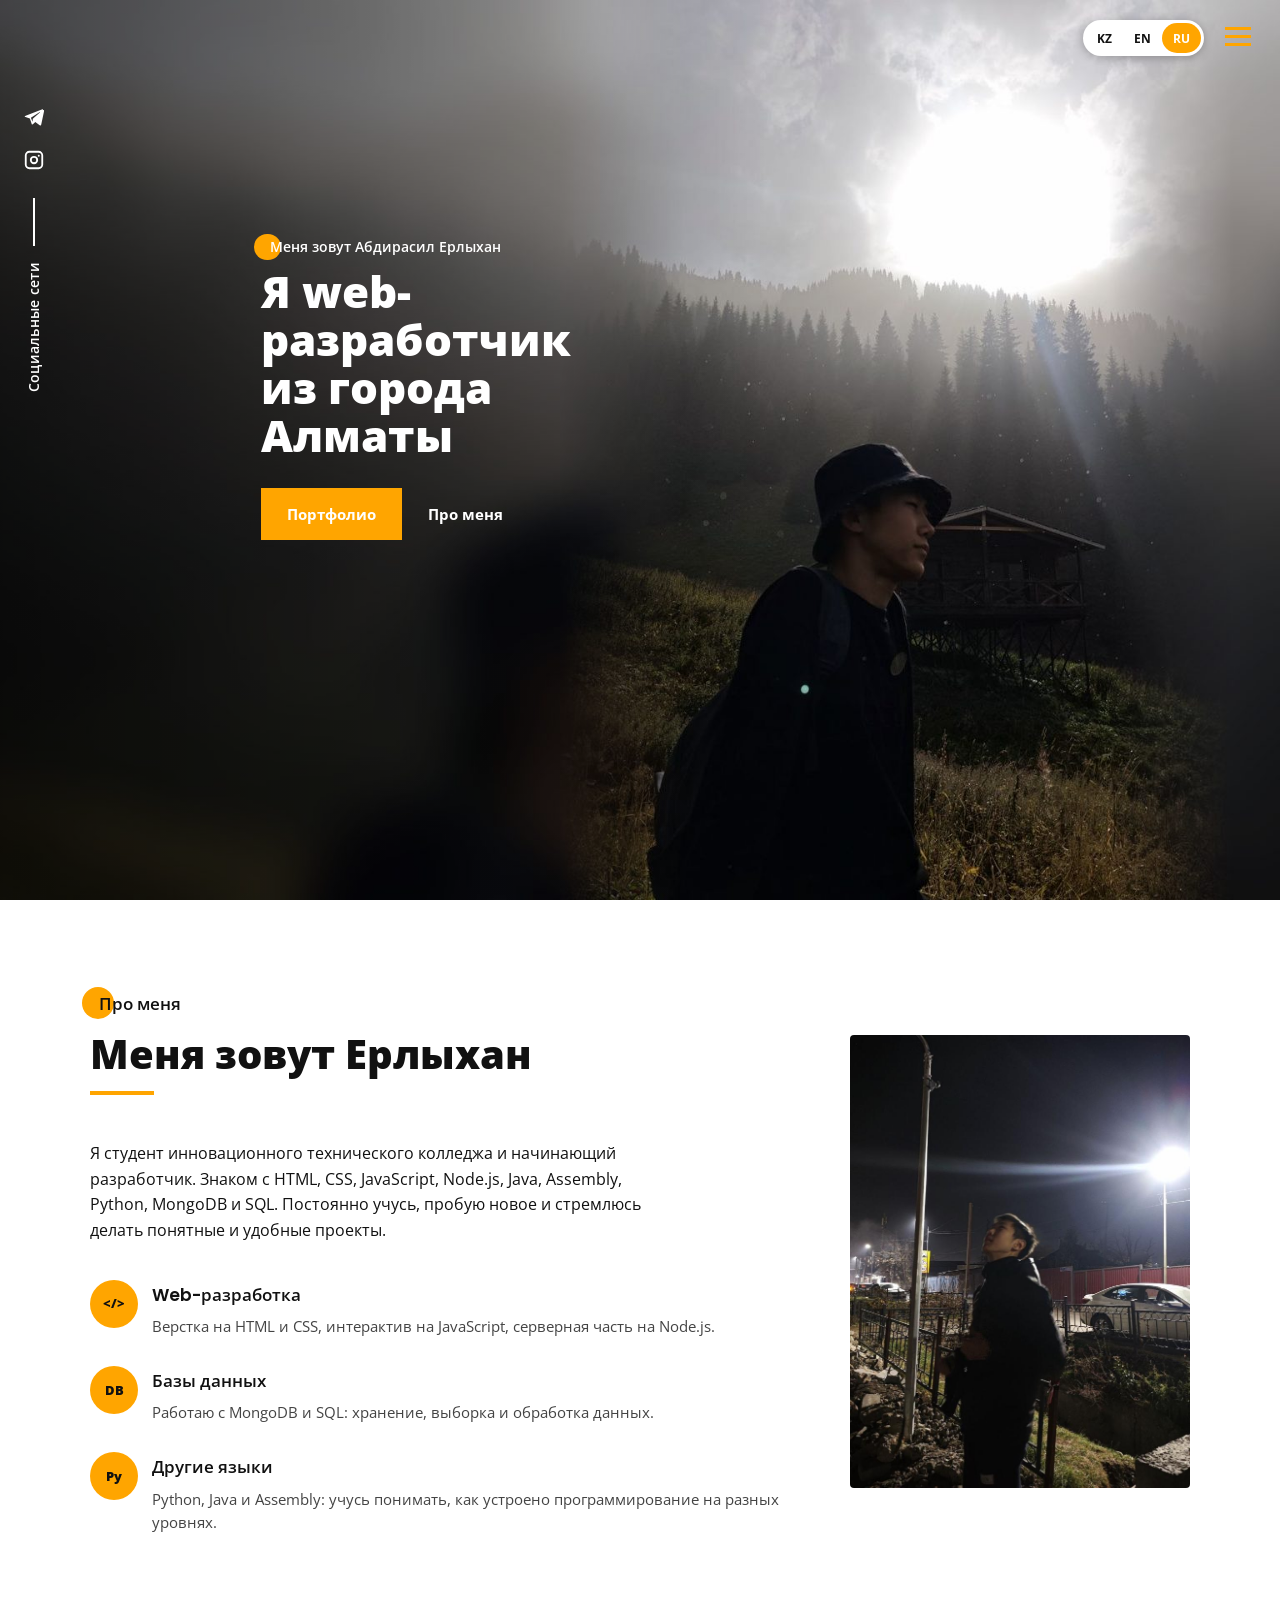
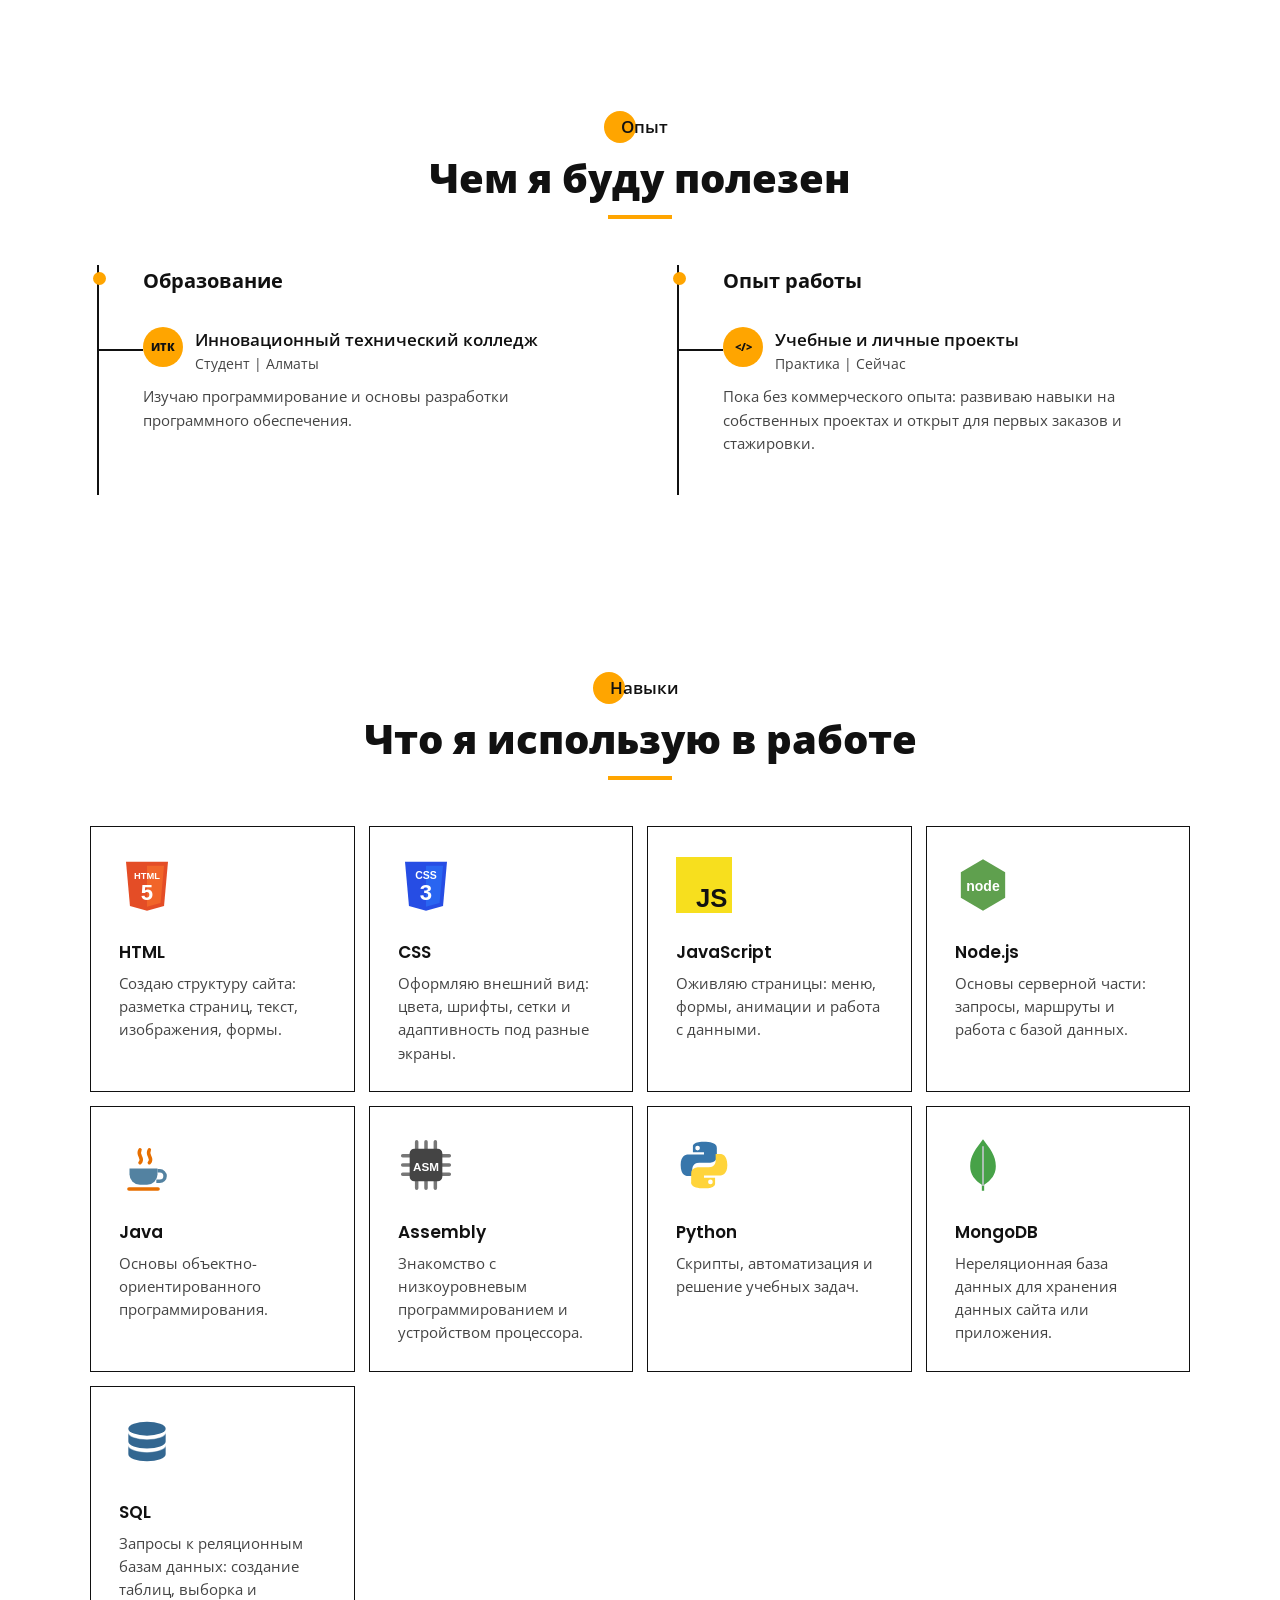
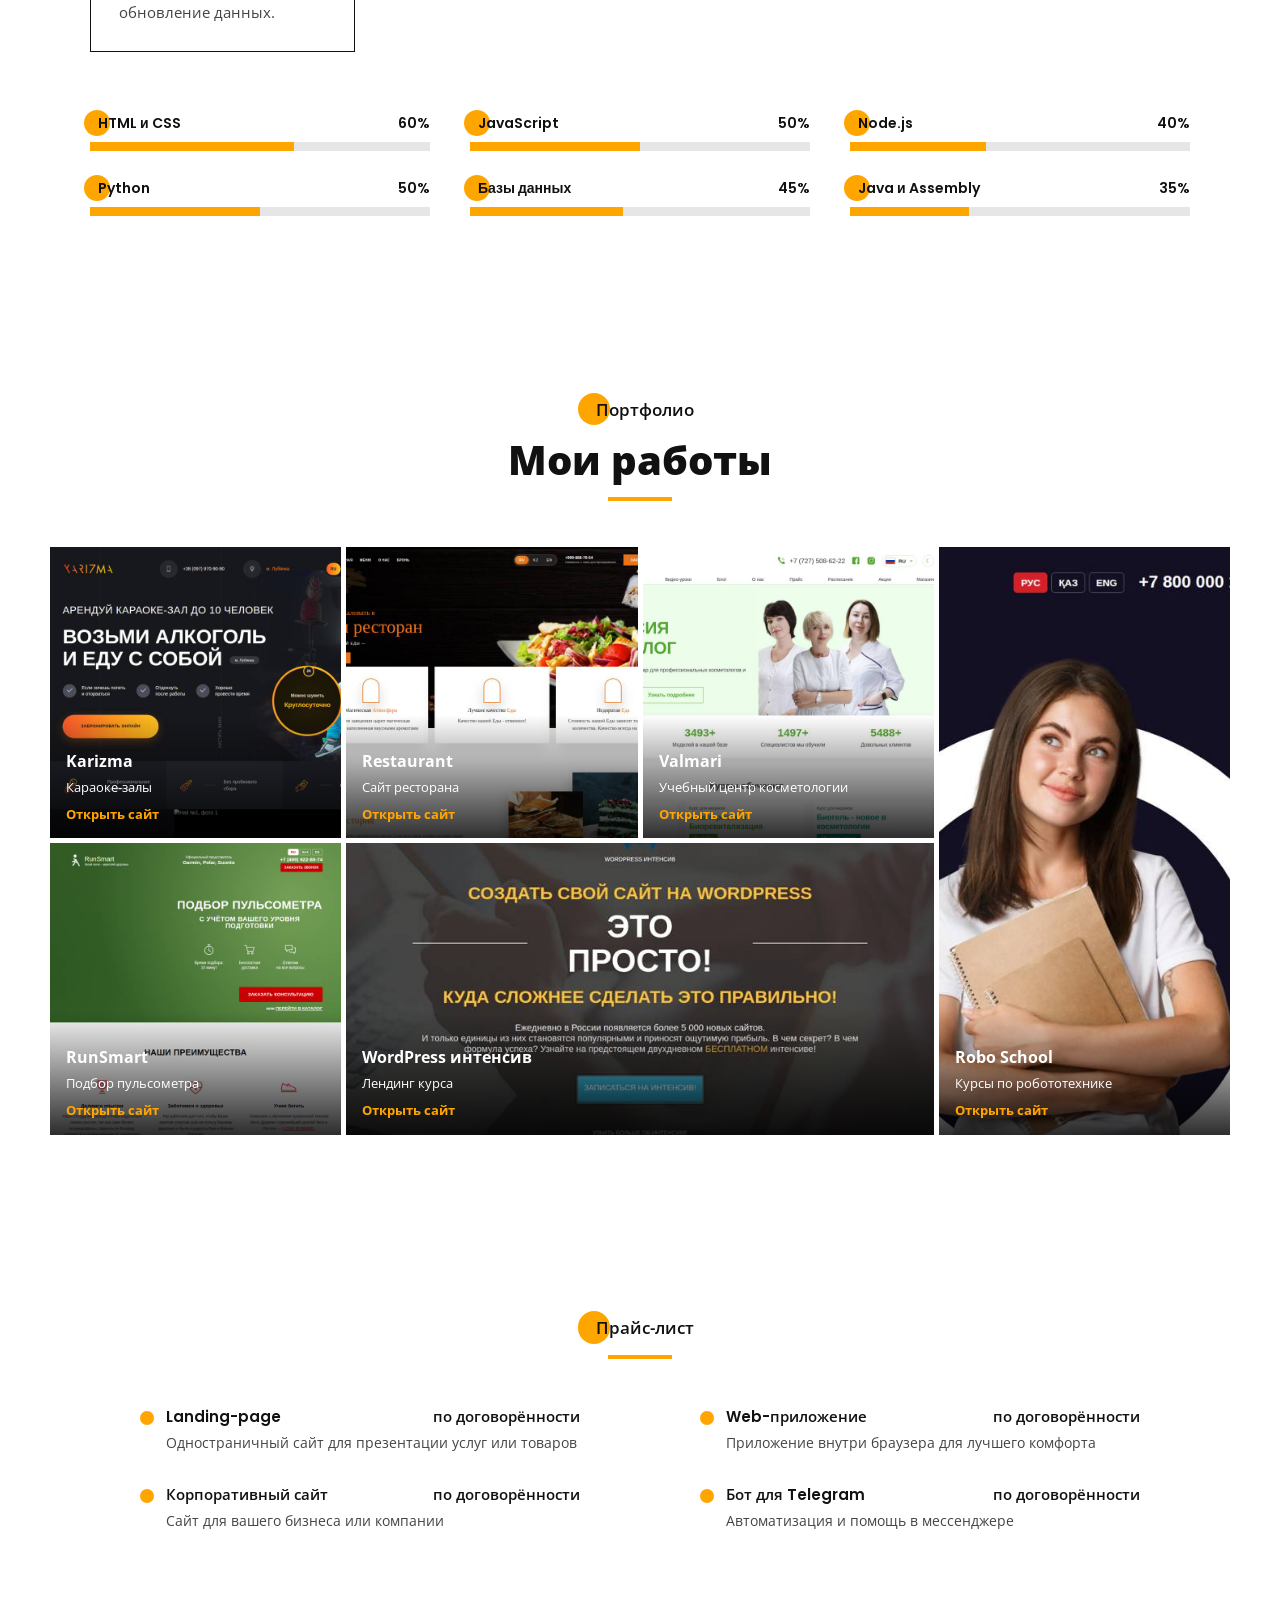
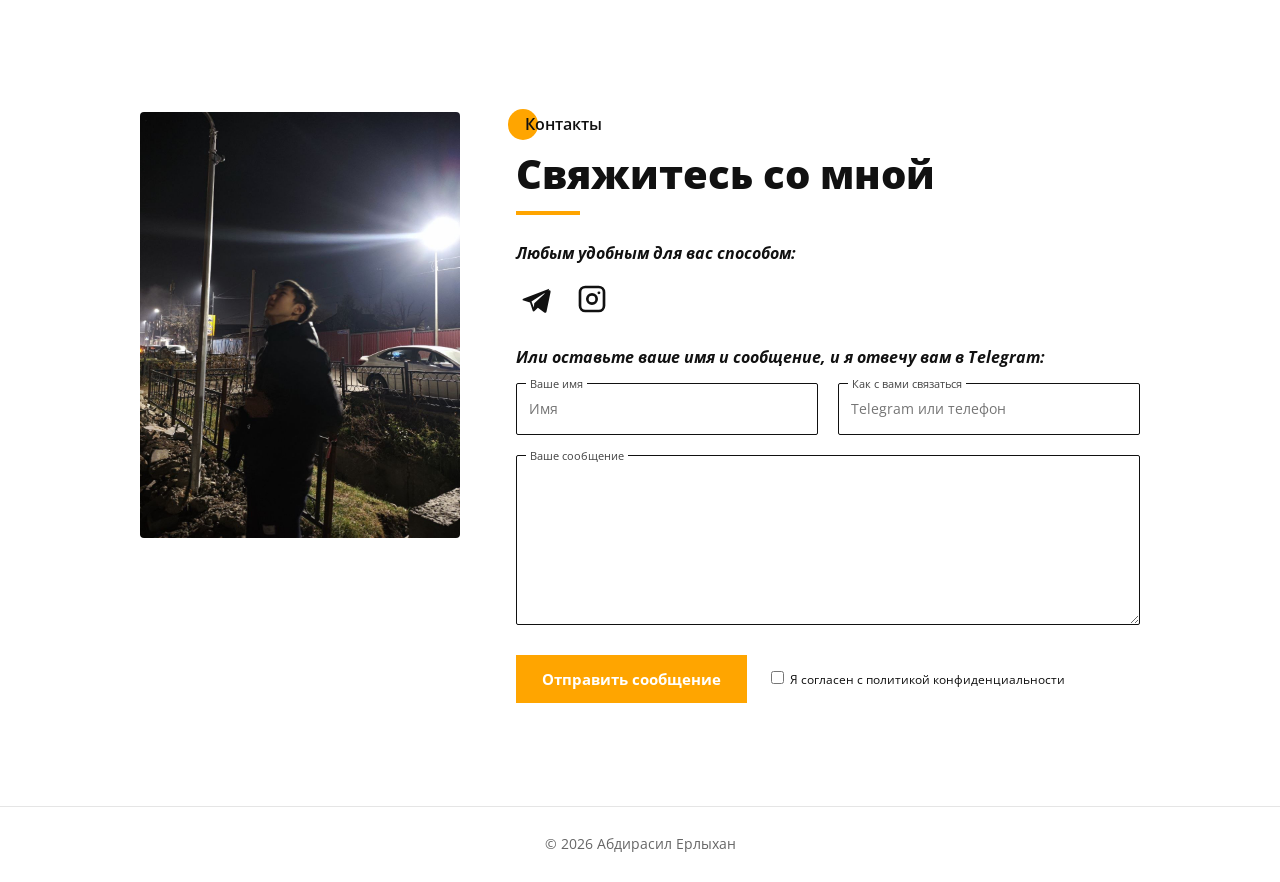
<file: index.html>
<!DOCTYPE html>
<html lang="ru">
<head>
<meta charset="utf-8">
<meta name="color-scheme" content="light">
<meta name="viewport" content="width=device-width, initial-scale=1, viewport-fit=cover">
<title>Абдирасил Ерлыхан — портфолио</title>
<link rel="preconnect" href="https://fonts.googleapis.com">
<link rel="preconnect" href="https://fonts.gstatic.com" crossorigin>
<link href="https://fonts.googleapis.com/css2?family=Open+Sans:wght@400;600;700;800&family=Poppins:wght@500;600&display=swap" rel="stylesheet">
<link rel="stylesheet" href="css/style.css">
</head>
<body>
<button class="burger" id="open" aria-label="Открыть меню" aria-expanded="false"><span></span><span></span><span></span></button>
<div class="lang" id="lang" role="group" aria-label="Язык">
  <button type="button" data-lang="kk">KZ</button><button type="button" data-lang="en">EN</button><button type="button" data-lang="ru">RU</button>
</div>
<div class="shade" id="shade"></div>
<aside class="side" id="side" aria-label="Меню">
  <button class="close" id="close" aria-label="Закрыть меню"></button>
  <nav>
    <a href="#about">Про меня</a><a href="#exp">Мой опыт</a><a href="#skills">Мои навыки</a>
    <a href="#works">Мои работы</a><a href="#price">Прайс-лист</a><a href="#contacts">Контакты</a>
  </nav>
  <div class="soc">
    <a href="https://t.me/Shisui_Look123" target="_blank" rel="noopener" aria-label="Telegram"><svg class="i" viewBox="0 0 24 24"><path d="M21.9 4.3 2.9 11.6c-1.3.5-1.3 1.3-.2 1.6l4.8 1.5 1.9 5.8c.2.6.1.8.7.8.5 0 .7-.2 1-.5l2.3-2.2 4.8 3.5c.9.5 1.5.2 1.7-.8l3-14.3c.3-1.2-.4-1.8-1.5-1.3ZM8.6 13.8l9.3-5.9c.4-.3.8-.1.5.2l-7.7 7-.3 3.2-1.8-4.5Z"/></svg></a>
    <a href="https://www.instagram.com/erlikhanbot?exln=cDVkZ3VmOXQwMzR0" target="_blank" rel="noopener" aria-label="Instagram"><svg class="i" viewBox="0 0 24 24"><path d="M7 2h10a5 5 0 0 1 5 5v10a5 5 0 0 1-5 5H7a5 5 0 0 1-5-5V7a5 5 0 0 1 5-5Zm0 2a3 3 0 0 0-3 3v10a3 3 0 0 0 3 3h10a3 3 0 0 0 3-3V7a3 3 0 0 0-3-3H7Zm5 3.5a4.5 4.5 0 1 1 0 9 4.5 4.5 0 0 1 0-9Zm0 2a2.5 2.5 0 1 0 0 5 2.5 2.5 0 0 0 0-5Zm5.2-3.2a1.1 1.1 0 1 1 0 2.2 1.1 1.1 0 0 1 0-2.2Z"/></svg></a>
  </div>
</aside>

<header class="hero" id="top">
  <div class="rail">
    <a href="https://t.me/Shisui_Look123" target="_blank" rel="noopener" aria-label="Telegram"><svg class="i" viewBox="0 0 24 24"><path d="M21.9 4.3 2.9 11.6c-1.3.5-1.3 1.3-.2 1.6l4.8 1.5 1.9 5.8c.2.6.1.8.7.8.5 0 .7-.2 1-.5l2.3-2.2 4.8 3.5c.9.5 1.5.2 1.7-.8l3-14.3c.3-1.2-.4-1.8-1.5-1.3ZM8.6 13.8l9.3-5.9c.4-.3.8-.1.5.2l-7.7 7-.3 3.2-1.8-4.5Z"/></svg></a>
    <a href="https://www.instagram.com/erlikhanbot?exln=cDVkZ3VmOXQwMzR0" target="_blank" rel="noopener" aria-label="Instagram"><svg class="i" viewBox="0 0 24 24"><path d="M7 2h10a5 5 0 0 1 5 5v10a5 5 0 0 1-5 5H7a5 5 0 0 1-5-5V7a5 5 0 0 1 5-5Zm0 2a3 3 0 0 0-3 3v10a3 3 0 0 0 3 3h10a3 3 0 0 0 3-3V7a3 3 0 0 0-3-3H7Zm5 3.5a4.5 4.5 0 1 1 0 9 4.5 4.5 0 0 1 0-9Zm0 2a2.5 2.5 0 1 0 0 5 2.5 2.5 0 0 0 0-5Zm5.2-3.2a1.1 1.1 0 1 1 0 2.2 1.1 1.1 0 0 1 0-2.2Z"/></svg></a>
    <i></i><span>Социальные сети</span>
  </div>
  <div class="in">
    <span class="tag">Меня зовут Абдирасил Ерлыхан</span>
    <h1>Я web-разработчик из города Алматы</h1>
    <div class="btns"><a class="btn" href="#works">Портфолио</a><a class="lnk" href="#about">Про меня</a></div>
  </div>
</header>

<section class="sec" id="about"><div class="wrap ab"><div>
  <div class="head"><span class="tag">Про меня</span><h2>Меня зовут Ерлыхан</h2><span class="ul"></span></div>
  <p class="lead">Я студент инновационного технического колледжа и начинающий разработчик. Знаком с HTML, CSS, JavaScript, Node.js, Java, Assembly, Python, MongoDB и SQL. Постоянно учусь, пробую новое и стремлюсь делать понятные и удобные проекты.</p>
  <div class="feats">
    <div class="feat"><div class="ico">&lt;/&gt;</div><div><h3>Web-разработка</h3><p>Верстка на HTML и CSS, интерактив на JavaScript, серверная часть на Node.js.</p></div></div>
    <div class="feat"><div class="ico">DB</div><div><h3>Базы данных</h3><p>Работаю с MongoDB и SQL: хранение, выборка и обработка данных.</p></div></div>
    <div class="feat"><div class="ico">Py</div><div><h3>Другие языки</h3><p>Python, Java и Assembly: учусь понимать, как устроено программирование на разных уровнях.</p></div></div>
  </div></div>
  <img class="me" src="img/me.jpg" alt="Абдирасил вечером на улице" loading="lazy">
</div></section>

<section class="sec" id="exp"><div class="wrap">
  <div class="head c"><span class="tag">Опыт</span><h2>Чем я буду полезен</h2><span class="ul"></span></div>
  <div class="cols">
    <div class="col"><h3>Образование</h3>
      <div class="tl"><div class="ico">ИТК</div><div class="t"><h4>Инновационный технический колледж</h4><small>Студент | Алматы</small></div><p>Изучаю программирование и основы разработки программного обеспечения.</p></div>
    </div>
    <div class="col"><h3>Опыт работы</h3>
      <div class="tl"><div class="ico">&lt;/&gt;</div><div class="t"><h4>Учебные и личные проекты</h4><small>Практика | Сейчас</small></div><p>Пока без коммерческого опыта: развиваю навыки на собственных проектах и открыт для первых заказов и стажировки.</p></div>
    </div>
  </div>
</div></section>

<section class="sec" id="skills"><div class="wrap">
  <div class="head c"><span class="tag">Навыки</span><h2>Что я использую в работе</h2><span class="ul"></span></div>
  <div class="cards">
    <div class="card"><div class="logo"><svg viewBox="0 0 48 48"><path fill="#e44d26" d="M6 4l3.4 38L24 46l14.6-4L42 4z"/><path fill="#f16529" d="M24 7.5v35.2l11.6-3.2L38.6 7.5z"/><text x="24" y="19" text-anchor="middle" font-size="8" font-weight="700" fill="#fff" font-family="Arial">HTML</text><text x="24" y="37" text-anchor="middle" font-size="19" font-weight="700" fill="#fff" font-family="Arial">5</text></svg></div><h3>HTML</h3><p>Создаю структуру сайта: разметка страниц, текст, изображения, формы.</p></div>
    <div class="card"><div class="logo"><svg viewBox="0 0 48 48"><path fill="#264de4" d="M6 4l3.4 38L24 46l14.6-4L42 4z"/><path fill="#2965f1" d="M24 7.5v35.2l11.6-3.2L38.6 7.5z"/><text x="24" y="19" text-anchor="middle" font-size="9" font-weight="700" fill="#fff" font-family="Arial">CSS</text><text x="24" y="37" text-anchor="middle" font-size="19" font-weight="700" fill="#fff" font-family="Arial">3</text></svg></div><h3>CSS</h3><p>Оформляю внешний вид: цвета, шрифты, сетки и адаптивность под разные экраны.</p></div>
    <div class="card"><div class="logo"><svg viewBox="0 0 48 48"><rect width="48" height="48" fill="#f7df1e"/><text x="44" y="43" text-anchor="end" font-size="22" font-weight="700" fill="#111" font-family="Arial">JS</text></svg></div><h3>JavaScript</h3><p>Оживляю страницы: меню, формы, анимации и работа с данными.</p></div>
    <div class="card"><div class="logo"><svg viewBox="0 0 48 48"><polygon fill="#5fa04e" points="24,2 43,13 43,35 24,46 5,35 5,13"/><text x="24" y="29" text-anchor="middle" font-size="12" font-weight="700" fill="#fff" font-family="Arial">node</text></svg></div><h3>Node.js</h3><p>Основы серверной части: запросы, маршруты и работа с базой данных.</p></div>
    <div class="card"><div class="logo"><svg viewBox="0 0 48 48"><path fill="none" stroke="#e76f00" stroke-width="3" stroke-linecap="round" d="M18 22c4-4-3-6 0-11M26 22c4-4-3-6 0-11"/><path fill="#5382a1" d="M9 27h24v5a9 9 0 0 1-9 9h-6a9 9 0 0 1-9-9z"/><path fill="none" stroke="#5382a1" stroke-width="3" d="M33 29h2a4.5 4.5 0 0 1 0 9h-3"/><rect x="7" y="43" width="28" height="3" rx="1.5" fill="#e76f00"/></svg></div><h3>Java</h3><p>Основы объектно-ориентированного программирования.</p></div>
    <div class="card"><div class="logo"><svg viewBox="0 0 48 48"><g stroke="#777" stroke-width="3" stroke-linecap="round"><path d="M16 4v8M24 4v8M32 4v8M16 36v8M24 36v8M32 36v8M4 16h8M4 24h8M4 32h8M36 16h8M36 24h8M36 32h8"/></g><rect x="10" y="10" width="28" height="28" rx="4" fill="#444"/><text x="24" y="29" text-anchor="middle" font-size="10" font-weight="700" fill="#fff" font-family="Arial">ASM</text></svg></div><h3>Assembly</h3><p>Знакомство с низкоуровневым программированием и устройством процессора.</p></div>
    <div class="card"><div class="logo"><svg viewBox="0 0 48 48"><path fill="#3776ab" d="M23.5 4C14 4 14.5 8 14.5 8v5H24v2H11S4 14 4 24s6 9.500 6 9.500h4V28s-.5-6 6-6h9s6 .2 6-5.500V9.500S36.500 4 23.500 4z"/><path fill="#ffd43b" d="M24.500 44c9.500 0 9-4 9-4v-5H24v-2h13s7 1 7-9-6-9.500-6-9.500h-4V20s.5 6-6 6h-9s-6-.2-6 5.500v7S11.500 44 24.500 44z"/><circle cx="18.500" cy="9.500" r="2" fill="#fff"/><circle cx="29.500" cy="38.500" r="2" fill="#fff"/></svg></div><h3>Python</h3><p>Скрипты, автоматизация и решение учебных задач.</p></div>
    <div class="card"><div class="logo"><svg viewBox="0 0 48 48"><path fill="#47a248" d="M24 2c6 8 11 14 11 23 0 7-4 12-10 16v5h-2v-5c-6-4-10-9-10-16 0-9 5-15 11-23z"/><path d="M24 8v34" stroke="#b8c4c2" stroke-width="1.500"/></svg></div><h3>MongoDB</h3><p>Нереляционная база данных для хранения данных сайта или приложения.</p></div>
    <div class="card"><div class="logo"><svg viewBox="0 0 48 48"><g fill="#336791"><ellipse cx="24" cy="10" rx="16" ry="6"/><path d="M8 13v8c0 3.300 7.200 6 16 6s16-2.700 16-6v-8c0 3.300-7.200 6-16 6S8 16.300 8 13z"/><path d="M8 24v8c0 3.300 7.200 6 16 6s16-2.700 16-6v-8c0 3.300-7.200 6-16 6S8 27.300 8 24z"/></g><g fill="none" stroke="#fff" stroke-width="1.200" opacity=".5"><path d="M8 13c0 3.300 7.200 6 16 6s16-2.700 16-6M8 24c0 3.300 7.200 6 16 6s16-2.700 16-6"/></g></svg></div><h3>SQL</h3><p>Запросы к реляционным базам данных: создание таблиц, выборка и обновление данных.</p></div>
  </div>
  <div class="bars">
    <div class="bar"><b><span>HTML и CSS</span><span>60%</span></b><div><i style="width:60%"></i></div></div>
    <div class="bar"><b><span>JavaScript</span><span>50%</span></b><div><i style="width:50%"></i></div></div>
    <div class="bar"><b><span>Node.js</span><span>40%</span></b><div><i style="width:40%"></i></div></div>
    <div class="bar"><b><span>Python</span><span>50%</span></b><div><i style="width:50%"></i></div></div>
    <div class="bar"><b><span>Базы данных</span><span>45%</span></b><div><i style="width:45%"></i></div></div>
    <div class="bar"><b><span>Java и Assembly</span><span>35%</span></b><div><i style="width:35%"></i></div></div>
  </div>
</div></section>

<section class="sec" id="works" style="padding-left:2vw;padding-right:2vw">
  <div class="head c"><span class="tag">Портфолио</span><h2>Мои работы</h2><span class="ul"></span></div>
  <div class="gal">
    <a class="" href="works/Karizma/index.html" target="_blank" rel="noopener"><img src="img/work-karizma.jpg" alt="Сайт Karizma" loading="lazy"><span><b>Karizma</b>Караоке-залы<em>Открыть сайт</em></span></a>
    <a class="" href="works/Restaurant/index.html" target="_blank" rel="noopener"><img src="img/work-restaurant.jpg" alt="Сайт Restaurant" loading="lazy"><span><b>Restaurant</b>Сайт ресторана<em>Открыть сайт</em></span></a>
    <a class="" href="works/Valmari/index.html" target="_blank" rel="noopener"><img src="img/work-valmari.jpg" alt="Сайт Valmari" loading="lazy"><span><b>Valmari</b>Учебный центр косметологии<em>Открыть сайт</em></span></a>
    <a class="t" href="works/Robo-school/index.html" target="_blank" rel="noopener"><img src="img/work-robo-school.jpg" alt="Сайт Robo School" loading="lazy"><span><b>Robo School</b>Курсы по робототехнике<em>Открыть сайт</em></span></a>
    <a class="" href="works/RunSmart/index.html" target="_blank" rel="noopener"><img src="img/work-runsmart.jpg" alt="Сайт RunSmart" loading="lazy"><span><b>RunSmart</b>Подбор пульсометра<em>Открыть сайт</em></span></a>
    <a class="w" href="works/Wordpress/index.html" target="_blank" rel="noopener"><img src="img/work-wordpress.jpg" alt="Сайт WordPress интенсив" loading="lazy"><span><b>WordPress интенсив</b>Лендинг курса<em>Открыть сайт</em></span></a>
  </div>
</section>

<section class="sec" id="price"><div class="wrap">
  <div class="head c"><span class="tag">Прайс-лист</span><span class="ul" style="margin-top:14px"></span></div>
  <div class="prices">
    <div class="price"><h4>Landing-page <span>по договорённости</span></h4><p>Одностраничный сайт для презентации услуг или товаров</p></div>
    <div class="price"><h4>Web-приложение <span>по договорённости</span></h4><p>Приложение внутри браузера для лучшего комфорта</p></div>
    <div class="price"><h4>Корпоративный сайт <span>по договорённости</span></h4><p>Сайт для вашего бизнеса или компании</p></div>
    <div class="price"><h4>Бот для Telegram <span>по договорённости</span></h4><p>Автоматизация и помощь в мессенджере</p></div>
  </div>
</div></section>

<section class="sec ct" id="contacts"><div class="wrap ctg">
<img class="cph" src="img/contact.jpg" alt="Абдирасил вечером на улице" loading="lazy">
<div class="cbody">
  <span class="tag">Контакты</span>
  <h2 style="font-size:clamp(28px,3.4vw,40px);font-weight:800;line-height:1.15">Свяжитесь со мной</h2><span class="ul" style="display:block;width:64px;height:4px;background:var(--or)"></span>
  <p class="lbl">Любым удобным для вас способом:</p>
  <div class="soc2">
    <a href="https://t.me/Shisui_Look123" target="_blank" rel="noopener" aria-label="Telegram"><svg class="i" viewBox="0 0 24 24"><path d="M21.9 4.3 2.9 11.6c-1.3.5-1.3 1.3-.2 1.6l4.8 1.5 1.9 5.8c.2.6.1.8.7.8.5 0 .7-.2 1-.5l2.3-2.2 4.8 3.5c.9.5 1.5.2 1.7-.8l3-14.3c.3-1.2-.4-1.8-1.5-1.3ZM8.6 13.8l9.3-5.9c.4-.3.8-.1.5.2l-7.7 7-.3 3.2-1.8-4.5Z"/></svg></a>
    <a href="https://www.instagram.com/erlikhanbot?exln=cDVkZ3VmOXQwMzR0" target="_blank" rel="noopener" aria-label="Instagram"><svg class="i" viewBox="0 0 24 24"><path d="M7 2h10a5 5 0 0 1 5 5v10a5 5 0 0 1-5 5H7a5 5 0 0 1-5-5V7a5 5 0 0 1 5-5Zm0 2a3 3 0 0 0-3 3v10a3 3 0 0 0 3 3h10a3 3 0 0 0 3-3V7a3 3 0 0 0-3-3H7Zm5 3.5a4.5 4.5 0 1 1 0 9 4.5 4.5 0 0 1 0-9Zm0 2a2.5 2.5 0 1 0 0 5 2.5 2.5 0 0 0 0-5Zm5.2-3.2a1.1 1.1 0 1 1 0 2.2 1.1 1.1 0 0 1 0-2.2Z"/></svg></a>
  </div>
  <p class="lbl">Или оставьте ваше имя и сообщение, и я отвечу вам в Telegram:</p>
  <form id="f" class="frm">
    <div class="fl"><label class="fld"><span>Ваше имя</span><input id="n" placeholder="Имя" required></label><label class="fld"><span>Как с вами связаться</span><input id="c" placeholder="Telegram или телефон"></label></div>
    <label class="fld"><span>Ваше сообщение</span><textarea id="m" required></textarea></label>
    <div class="act"><button class="btn" type="submit">Отправить сообщение</button><label><input type="checkbox" required> Я согласен с политикой конфиденциальности</label></div>
    <p class="ok" id="ok" role="status"></p>
  </form>
</div></div></section>

<button class="up" id="up" aria-label="Наверх" title="Наверх"><svg viewBox="0 0 24 24" aria-hidden="true"><path d="M12 19V6M5.500 12.500 12 6l6.500 6.500" fill="none" stroke="currentColor" stroke-width="2.600" stroke-linecap="round" stroke-linejoin="round"/></svg></button>
<footer>© 2026 Абдирасил Ерлыхан</footer>

<script src="js/i18n.js"></script>
<script src="js/main.js"></script>
</body>
</html>
</file>
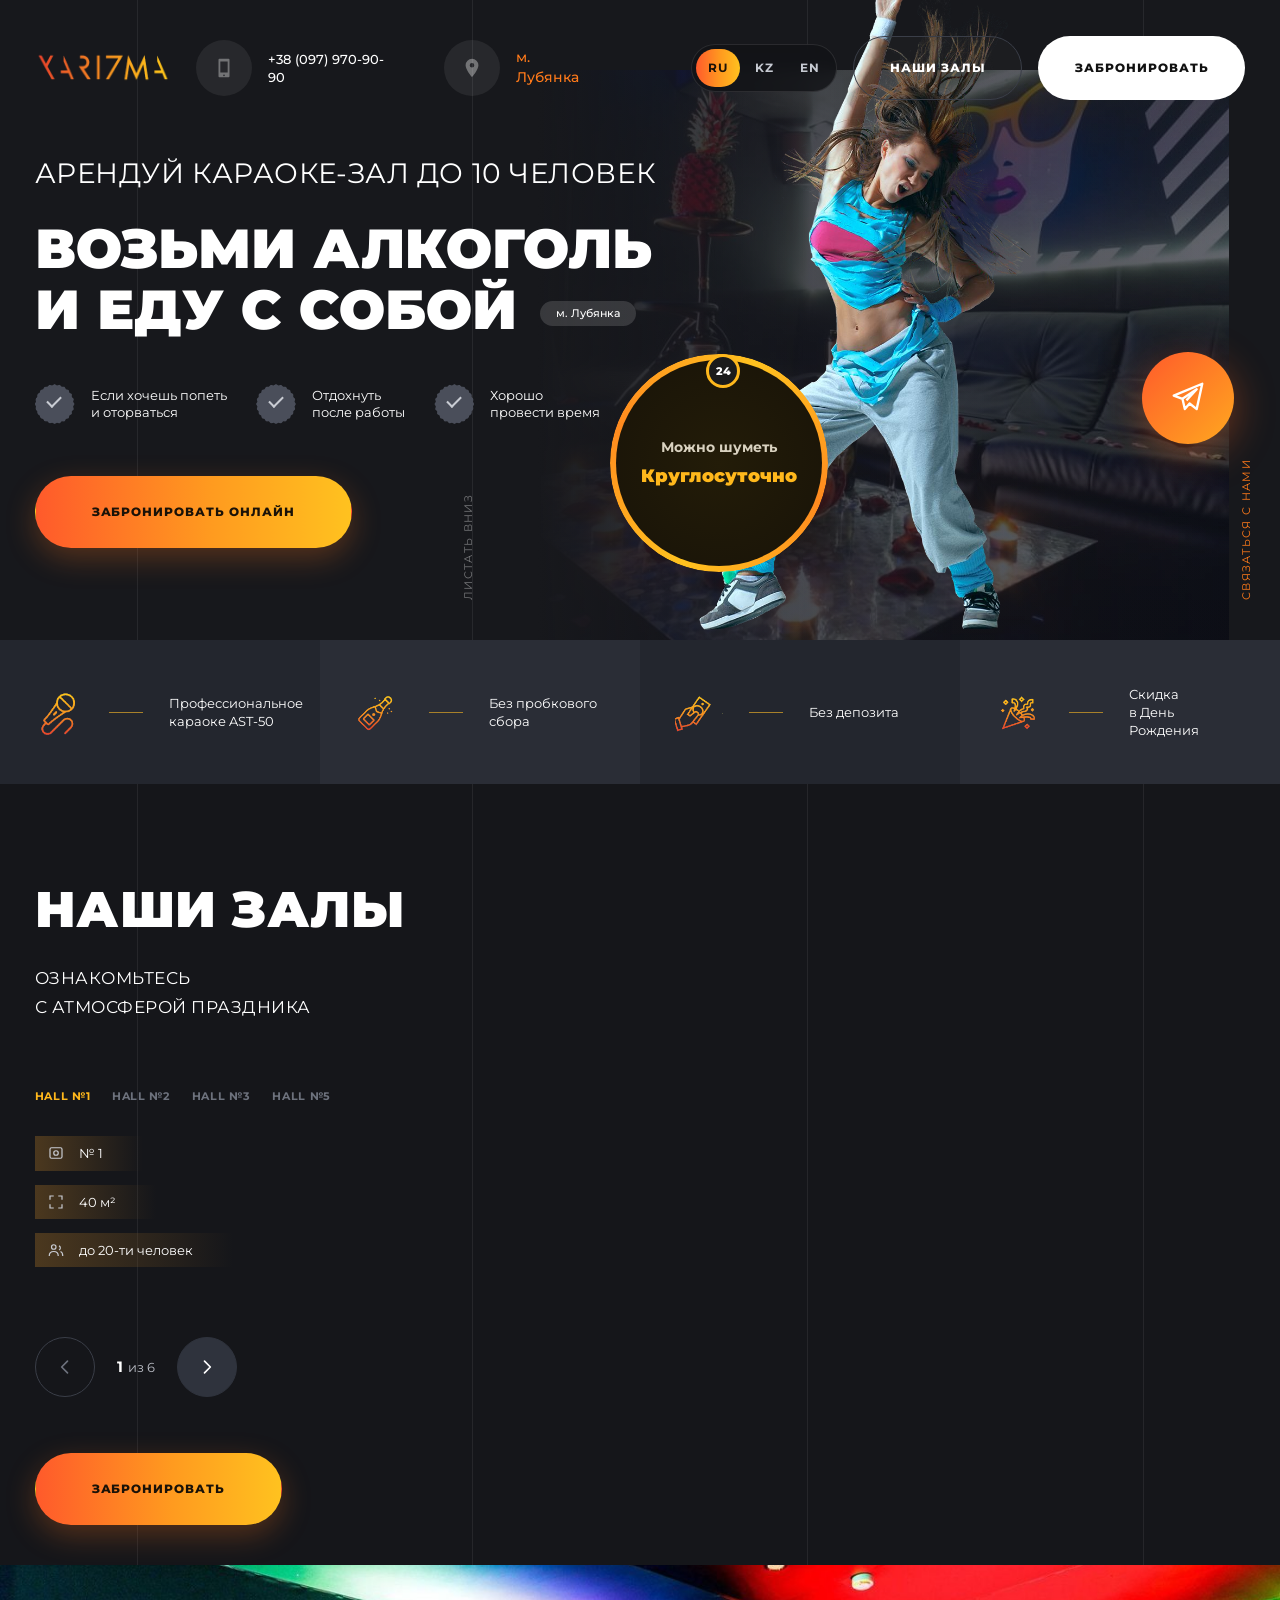
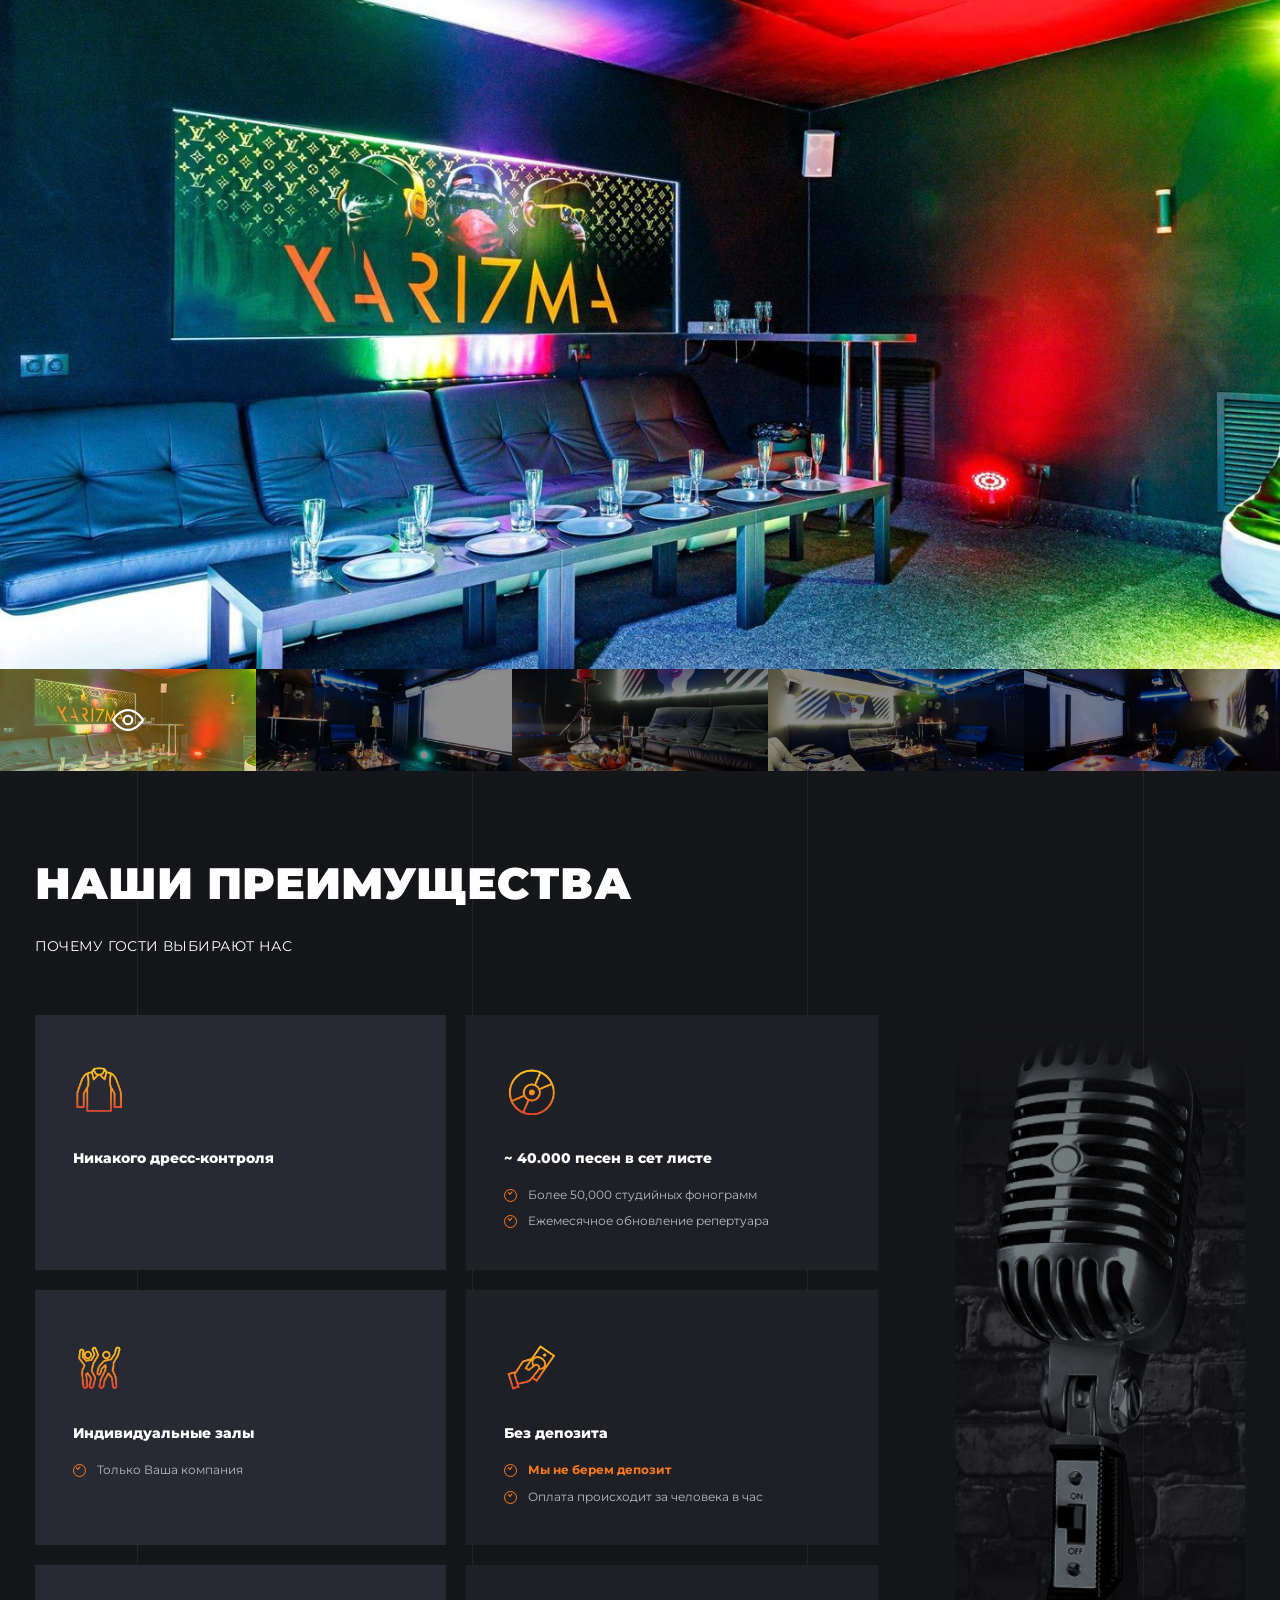
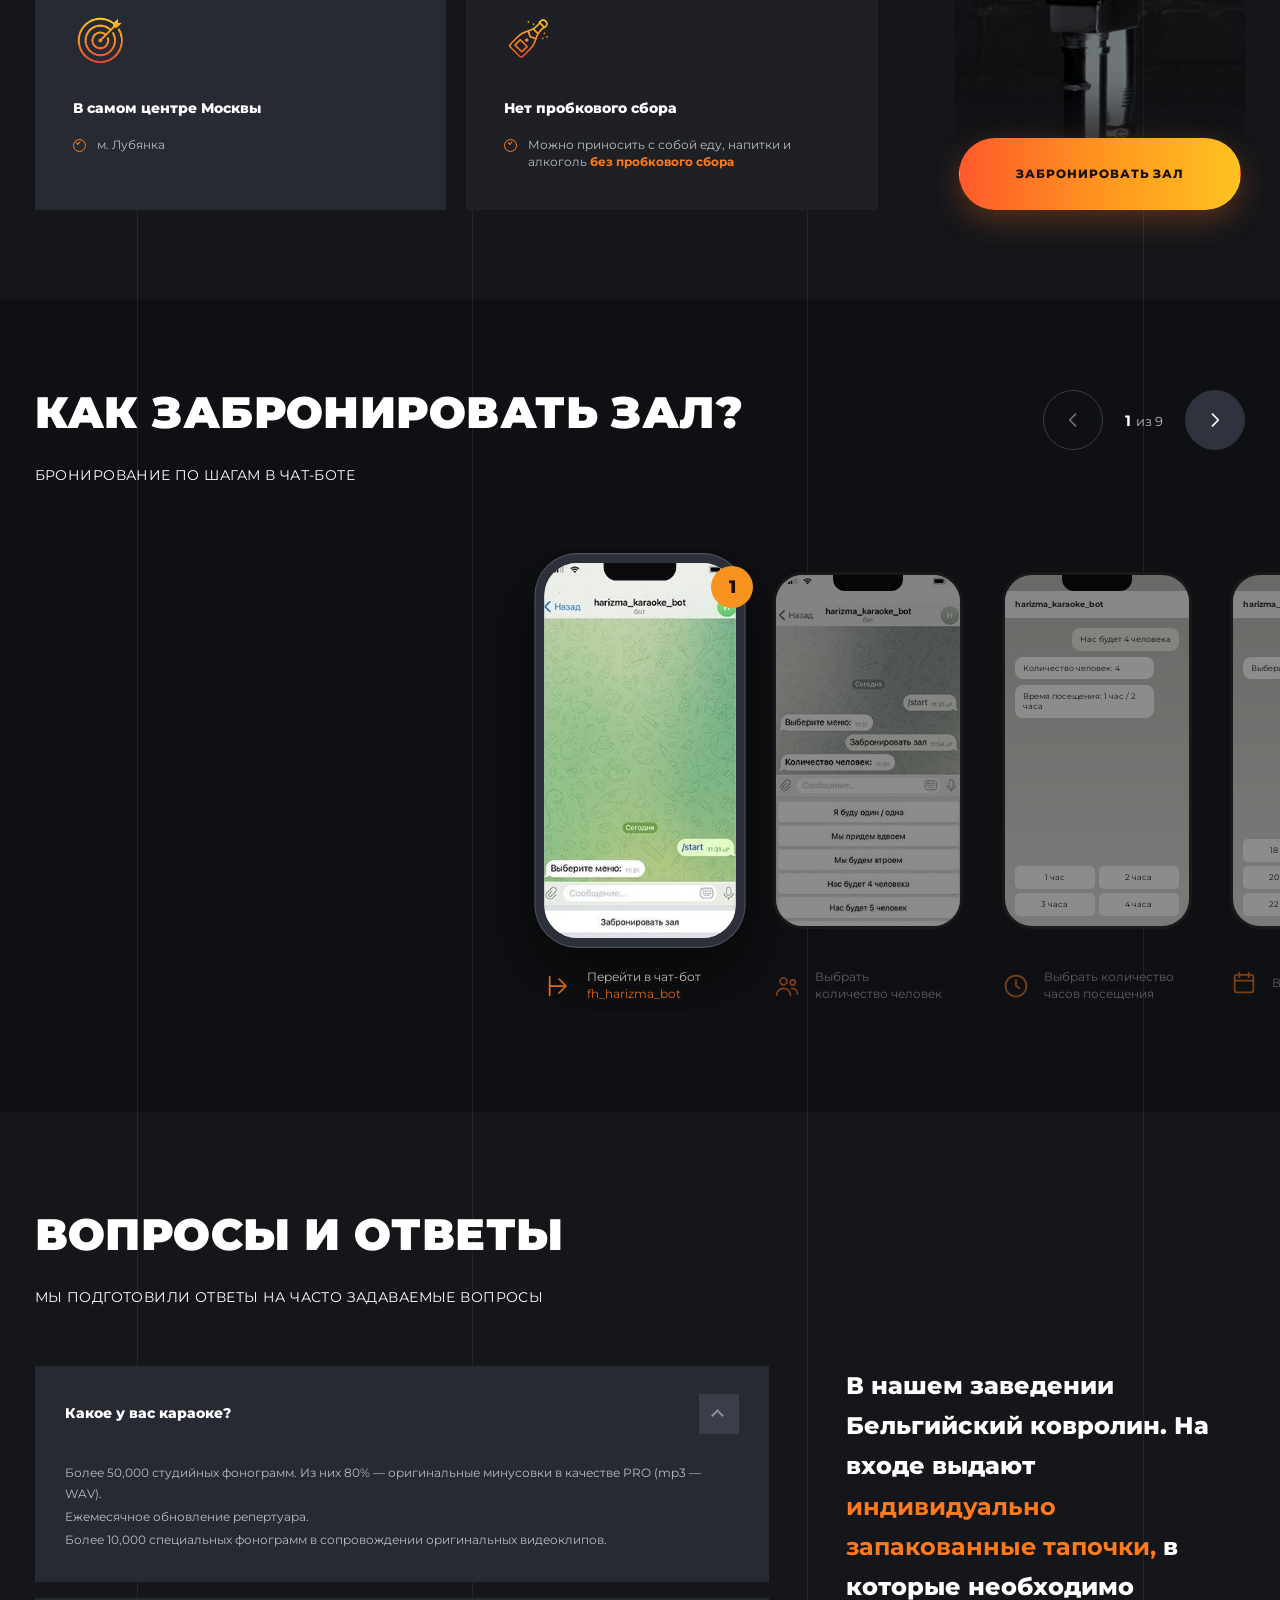
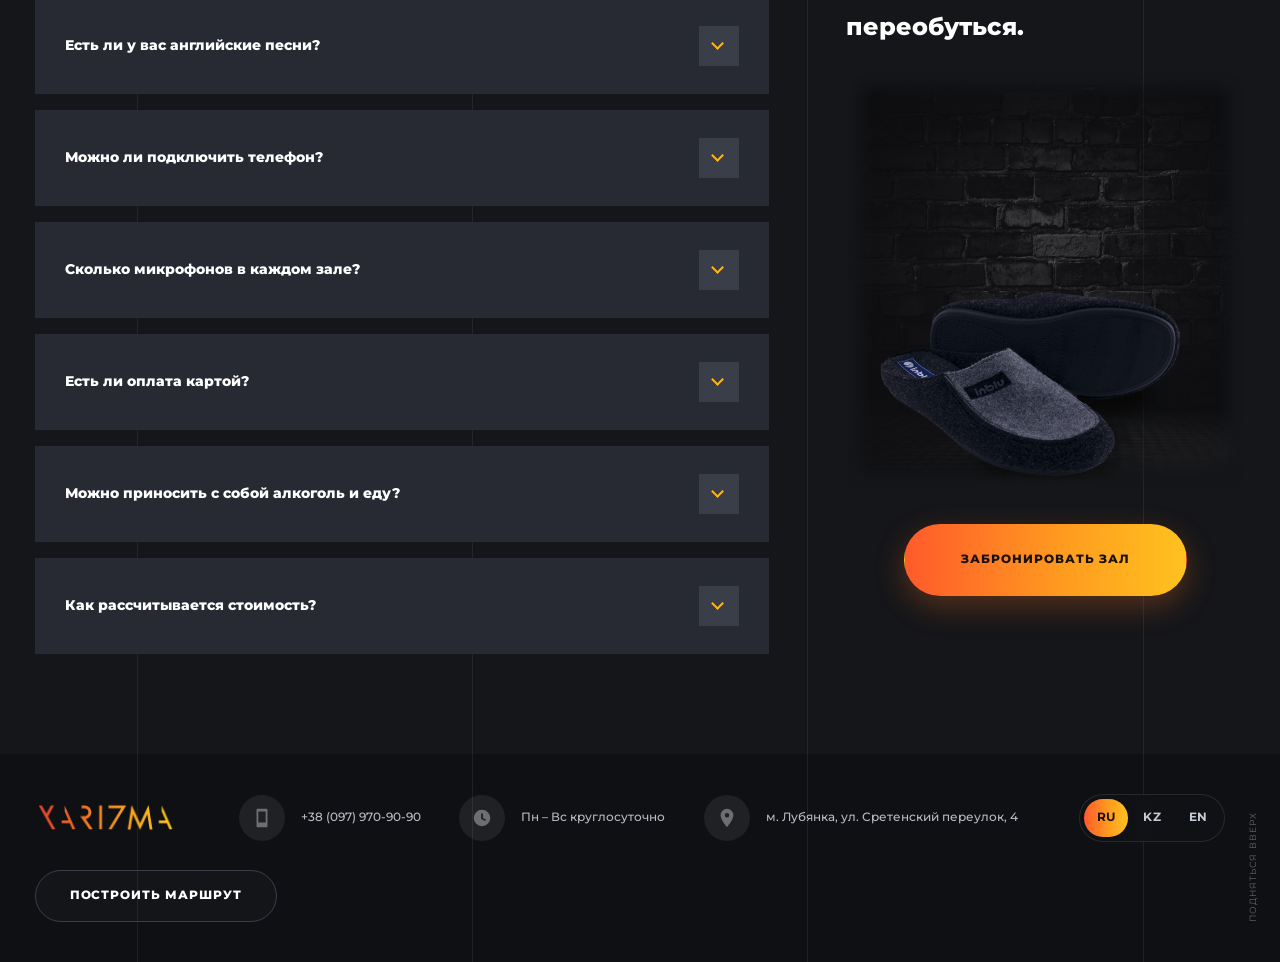
<file: works/Karizma/index.html>
<!DOCTYPE html>
<html lang="ru">
<head>
<meta charset="utf-8">
<meta name="viewport" content="width=device-width, initial-scale=1, viewport-fit=cover">
<meta name="theme-color" content="#15161a">
<meta property="og:title" content="KARIZMA — караоке-залы на Лубянке">
<meta property="og:description" content="Караоке-залы до 10 человек. Свои еда и алкоголь без пробкового сбора, без депозита, круглосуточно.">
<meta property="og:type" content="website">
<meta property="og:image" content="img/hall1.jpg">
<title>KARIZMA — караоке-залы на Лубянке, до 10 человек</title>
<meta name="description" content="Аренда караоке-зала до 10 человек. Можно приносить свою еду и алкоголь, без пробкового сбора и депозита. Круглосуточно, м. Лубянка.">
<link rel="preconnect" href="https://fonts.googleapis.com">
<link rel="preconnect" href="https://fonts.gstatic.com" crossorigin>
<link href="https://fonts.googleapis.com/css2?family=Montserrat:wght@400;500;600;700;800;900&display=swap" rel="stylesheet">
<link rel="stylesheet" href="css/style.css">
</head>
<body>

<!-- ============ HEADER ============ -->
<header class="header" id="top">
  <a class="logo" href="#top" aria-label="KARIZMA"><img src="img/logo.png" alt="KARIZMA"></a>

  <div class="header__contacts">
    <a class="pill" href="tel:+380979709090">
      <span class="pill__icon"><svg viewBox="0 0 24 24"><path d="M7 2h10a1 1 0 0 1 1 1v18a1 1 0 0 1-1 1H7a1 1 0 0 1-1-1V3a1 1 0 0 1 1-1zm1 3v12h8V5H8zm4 14.2a.9.9 0 1 0 0 1.8.9.9 0 0 0 0-1.8z"/></svg></span>
      <span>+38 (097) 970-90-90</span>
    </a>
    <span class="pill pill--metro">
      <span class="pill__icon"><svg viewBox="0 0 24 24"><path d="M12 2a7 7 0 0 0-7 7c0 5 7 13 7 13s7-8 7-13a7 7 0 0 0-7-7zm0 9.5A2.5 2.5 0 1 1 12 6.500a2.5 2.5 0 0 1 0 5z"/></svg></span>
      <span data-i18n="metro">м. Лубянка</span>
    </span>
  </div>

  <div class="header__actions">
    <div class="lang" role="group" data-i18n-aria="lang.aria" aria-label="Язык сайта">
      <button type="button" data-setlang="ru">RU</button><button type="button" data-setlang="kk">KZ</button><button type="button" data-setlang="en">EN</button>
    </div>
    <a class="btn btn--outline" href="#halls" data-i18n="nav.halls">Наши залы</a>
    <a class="btn btn--white" href="#booking" data-book data-i18n="nav.book">Забронировать</a>
  </div>

  <a class="pill-m" href="#halls" aria-label="м. Лубянка" data-i18n-aria="metro"><svg viewBox="0 0 24 24"><path d="M12 2a7 7 0 0 0-7 7c0 5 7 13 7 13s7-8 7-13a7 7 0 0 0-7-7z"/><circle cx="12" cy="9" r="2.5"/></svg></a>

  <button class="burger" id="burger" aria-label="Открыть меню" data-i18n-aria="nav.menu.open" aria-expanded="false" aria-controls="menu">
    <span></span><span></span>
  </button>
</header>

<!-- ============ MOBILE MENU ============ -->
<div class="menu-overlay" id="menuOverlay" hidden></div>
<div class="menu" id="menu" hidden role="dialog" aria-modal="true" aria-label="Меню" data-i18n-aria="nav.menu">
  <div class="menu__top">
    <img class="menu__logo" src="img/logo.png" alt="KARIZMA">
    <button class="menu__close" id="menuClose" aria-label="Закрыть меню" data-i18n-aria="nav.menu.close">
      <svg viewBox="0 0 24 24"><path d="M4 4l16 16M20 4L4 20"/></svg>
    </button>
  </div>
  <div class="menu__row">
    <span class="menu__circle"><svg viewBox="0 0 24 24"><path d="M12 2a7 7 0 0 0-7 7c0 5 7 13 7 13s7-8 7-13a7 7 0 0 0-7-7zm0 9.5A2.5 2.5 0 1 1 12 6.500a2.500 2.500 0 0 1 0 5z" fill="none" stroke="currentColor" stroke-width="1.2"/></svg></span>
    <span class="menu__metro" data-i18n="metro">м. Лубянка</span>
  </div>
  <a class="menu__row" href="tel:+380979709090">
    <span class="menu__circle"><svg viewBox="0 0 24 24"><rect x="7" y="2.500" width="10" height="19" rx="1.500" fill="none" stroke="currentColor" stroke-width="1.200"/><path d="M4 8v8M20 8v8" stroke="currentColor" stroke-width="1.200" fill="none"/></svg></span>
    <span class="menu__phone">+38 (097) 970-90-90</span>
  </a>
  <a class="btn btn--outline btn--block" href="#halls" data-close-menu data-i18n="nav.halls">Наши залы</a>
  <a class="btn btn--white btn--block" href="#booking" data-close-menu data-book data-i18n="nav.book">Забронировать</a>
  <div class="lang" role="group" data-i18n-aria="lang.aria" aria-label="Язык сайта">
      <button type="button" data-setlang="ru">RU</button><button type="button" data-setlang="kk">KZ</button><button type="button" data-setlang="en">EN</button>
    </div>
</div>

<main>

<!-- ============ HERO ============ -->
<section class="hero">
  <div class="hero__glow"></div>
  <img class="hero__dancer" src="img/dancer.png" alt="Девушка с микрофоном танцует в караоке" data-i18n-alt="hero.dancer.alt" width="700" height="1247">

  <div class="hero__content">
    <p class="hero__kicker" data-i18n="hero.kicker">Арендуй караоке-зал <br class="br-m">до 10 человек</p>
    <h1 class="hero__title"><span data-i18n="hero.title">Возьми <br class="br-m">алкоголь <br>и еду с собой</span> <span class="tag" data-i18n="metro">м. Лубянка</span></h1>

    <ul class="hero__checks">
      <li><i class="check"></i><span data-i18n="hero.check1">Если хочешь попеть <br class="br-d">и оторваться</span></li>
      <li><i class="check"></i><span data-i18n="hero.check2">Отдохнуть <br class="br-d">после работы</span></li>
      <li><i class="check"></i><span data-i18n="hero.check3">Хорошо <br class="br-d">провести время</span></li>
    </ul>

    <a class="btn btn--grad" href="https://t.me/fh_harizma_bot" target="_blank" rel="noopener" data-book data-i18n="hero.cta">Забронировать онлайн</a>
  </div>

  <div class="hero__badge" aria-label="Работаем круглосуточно" data-i18n-aria="hero.badge.aria">
    <span class="hero__badge-24">24</span>
    <span class="hero__badge-small" data-i18n="hero.badge.small">Можно шуметь</span>
    <strong data-i18n="hero.badge.main">Круглосуточно</strong>
  </div>

  <span class="hero__side hero__side--left" data-i18n="hero.scroll">Листать вниз</span>
  <a class="hero__side hero__side--right" href="https://t.me/fh_harizma_bot" target="_blank" rel="noopener" data-i18n="hero.contact">Связаться с нами</a>
  <a class="hero__tg" href="https://t.me/fh_harizma_bot" target="_blank" rel="noopener" aria-label="Написать в Telegram" data-i18n-aria="hero.tg.aria">
    <svg viewBox="0 0 24 24"><path d="M21 3 3 10.500l5.500 2L10 19l3-3.500 4.500 3.500L21 3zM8.500 12.500l9-6-6.500 7" fill="none" stroke="#fff" stroke-width="1.500" stroke-linejoin="round"/></svg>
  </a>
</section>

<!-- ============ FEATURE STRIP ============ -->
<section class="strip">
  <div class="strip__item"><img loading="lazy" decoding="async" src="img/icons/i-mic.png" alt=""><i class="dash"></i><span data-i18n="strip.1">Профессиональное <br>караоке AST-50</span></div>
  <div class="strip__item"><img loading="lazy" decoding="async" src="img/icons/i-bottle.png" alt=""><i class="dash"></i><span data-i18n="strip.2">Без пробкового <br>сбора</span></div>
  <div class="strip__item"><img loading="lazy" decoding="async" src="img/icons/i-hand.png" alt=""><i class="dash"></i><span data-i18n="strip.3">Без депозита</span></div>
  <div class="strip__item"><img loading="lazy" decoding="async" src="img/icons/i-confetti.png" alt=""><i class="dash"></i><span data-i18n="strip.4">Скидка <br>в День Рождения</span></div>
</section>

<!-- ============ HALLS ============ -->
<section class="halls" id="halls">
  <div class="halls__info">
    <h2 class="title" data-i18n="halls.title">Наши залы</h2>
    <p class="subtitle" data-i18n="halls.sub">Ознакомьтесь <br>с атмосферой праздника</p>

    <div class="halls__tabs" id="hallTabs" role="tablist"></div>

    <ul class="halls__specs">
      <li><svg viewBox="0 0 24 24"><rect x="4" y="5" width="16" height="14" rx="2" fill="none" stroke="currentColor" stroke-width="1.600"/><circle cx="12" cy="12" r="3" fill="none" stroke="currentColor" stroke-width="1.600"/></svg><span id="hallNum">№ 1</span></li>
      <li><svg viewBox="0 0 24 24"><path d="M4 9V4h5M20 9V4h-5M4 15v5h5M20 15v5h-5" fill="none" stroke="currentColor" stroke-width="1.600"/></svg><span id="hallArea">40 м²</span></li>
      <li><svg viewBox="0 0 24 24"><circle cx="9" cy="8" r="3" fill="none" stroke="currentColor" stroke-width="1.600"/><path d="M3 20c0-4 3-6 6-6s6 2 6 6M16 6.500a3 3 0 0 1 0 5.500M18 14c2 .8 3 2.700 3 6" fill="none" stroke="currentColor" stroke-width="1.600"/></svg><span id="hallCap">до 20-ти человек</span></li>
    </ul>

    <div class="counter">
      <button class="round" id="hallPrev" aria-label="Предыдущее фото" data-i18n-aria="halls.prev"><svg viewBox="0 0 24 24"><path d="M15 5l-7 7 7 7"/></svg></button>
      <span class="counter__num"><b id="hallIdx">1</b> <span data-i18n="of">из</span> <span id="hallTotal">17</span></span>
      <button class="round round--active" id="hallNext" aria-label="Следующее фото" data-i18n-aria="halls.next"><svg viewBox="0 0 24 24"><path d="M9 5l7 7-7 7"/></svg></button>
    </div>

    <a class="btn btn--grad" href="https://t.me/fh_harizma_bot" target="_blank" rel="noopener" data-book data-i18n="halls.cta">Забронировать</a>
  </div>

  <div class="halls__gallery">
    <div class="halls__main"><img id="hallMain" src="img/hall1.jpg" alt="Зал караоке"></div>
    <div class="halls__thumbs" id="hallThumbs"></div>
  </div>
</section>

<!-- ============ ADVANTAGES ============ -->
<section class="adv">
  <h2 class="title" data-i18n="adv.title">Наши преимущества</h2>
  <p class="subtitle" data-i18n="adv.sub">Почему гости выбирают нас</p>

  <div class="adv__layout">
    <div class="adv__grid">
      <article class="card">
        <img loading="lazy" decoding="async" src="img/icons/a-shirt.png" alt="">
        <h3 data-i18n="adv.1.t">Никакого дресс-контроля</h3>
      </article>
      <article class="card">
        <img loading="lazy" decoding="async" src="img/icons/a-vinyl.png" alt="">
        <h3 data-i18n="adv.2.t">~ 40.000 песен в сет листе</h3>
        <ul class="card__list">
          <li data-i18n="adv.2.l1">Более 50,000 студийных фонограмм</li>
          <li data-i18n="adv.2.l2">Ежемесячное обновление репертуара</li>
        </ul>
      </article>
      <article class="card">
        <img loading="lazy" decoding="async" src="img/icons/a-dance.png" alt="">
        <h3 data-i18n="adv.3.t">Индивидуальные залы</h3>
        <ul class="card__list"><li data-i18n="adv.3.l1">Только Ваша компания</li></ul>
      </article>
      <article class="card">
        <img loading="lazy" decoding="async" src="img/icons/a-money.png" alt="">
        <h3 data-i18n="adv.4.t">Без депозита</h3>
        <ul class="card__list">
          <li><b class="accent" data-i18n="adv.4.l1">Мы не берем депозит</b></li>
          <li data-i18n="adv.4.l2">Оплата происходит за человека в час</li>
        </ul>
      </article>
      <article class="card">
        <img loading="lazy" decoding="async" src="img/icons/a-target.png" alt="">
        <h3 data-i18n="adv.5.t">В самом центре Москвы</h3>
        <ul class="card__list"><li data-i18n="metro">м. Лубянка</li></ul>
      </article>
      <article class="card">
        <img loading="lazy" decoding="async" src="img/icons/a-bottle.png" alt="">
        <h3 data-i18n="adv.6.t">Нет пробкового сбора</h3>
        <ul class="card__list"><li data-i18n="adv.6.l1">Можно приносить с собой еду, напитки и алкоголь <b class="accent">без пробкового сбора</b></li></ul>
      </article>
    </div>

    <div class="adv__mic">
      <img loading="lazy" decoding="async" src="img/mic-bg.png" alt="Студийный микрофон на стойке" data-i18n-alt="adv.mic.alt">
      <a class="btn btn--grad" href="https://t.me/fh_harizma_bot" target="_blank" rel="noopener" data-book data-i18n="cta.room">Забронировать зал</a>
    </div>
  </div>
</section>

<!-- ============ HOW TO BOOK ============ -->
<section class="steps" id="booking">
  <div class="steps__head">
    <div>
      <h2 class="title" data-i18n="steps.title">Как забронировать зал?</h2>
      <p class="subtitle" data-i18n="steps.sub">Бронирование по шагам в чат-боте</p>
    </div>
    <div class="counter counter--right">
      <button class="round" id="stepPrev" aria-label="Назад" data-i18n-aria="steps.prev"><svg viewBox="0 0 24 24"><path d="M15 5l-7 7 7 7"/></svg></button>
      <span class="counter__num"><b id="stepIdx">1</b> <span data-i18n="of">из</span> <span id="stepTotal">9</span></span>
      <button class="round round--active" id="stepNext" aria-label="Вперёд" data-i18n-aria="steps.next"><svg viewBox="0 0 24 24"><path d="M9 5l7 7-7 7"/></svg></button>
    </div>
  </div>
  <div class="steps__track" id="stepsTrack"></div>
</section>

<!-- ============ FAQ ============ -->
<section class="faq">
  <h2 class="title" data-i18n="faq.title">Вопросы и ответы</h2>
  <p class="subtitle" data-i18n="faq.sub">Мы подготовили ответы на часто задаваемые вопросы</p>

  <div class="faq__layout">
    <div class="faq__list" id="faq">
      <div class="faq__item open">
        <button class="faq__q" aria-expanded="true"><span data-i18n="faq.q1"></span><i></i></button>
        <div class="faq__a"><div data-i18n="faq.a1"></div></div>
      </div>
      <div class="faq__item">
        <button class="faq__q" aria-expanded="false"><span data-i18n="faq.q2"></span><i></i></button>
        <div class="faq__a"><div data-i18n="faq.a2"></div></div>
      </div>
      <div class="faq__item">
        <button class="faq__q" aria-expanded="false"><span data-i18n="faq.q3"></span><i></i></button>
        <div class="faq__a"><div data-i18n="faq.a3"></div></div>
      </div>
      <div class="faq__item">
        <button class="faq__q" aria-expanded="false"><span data-i18n="faq.q4"></span><i></i></button>
        <div class="faq__a"><div data-i18n="faq.a4"></div></div>
      </div>
      <div class="faq__item">
        <button class="faq__q" aria-expanded="false"><span data-i18n="faq.q5"></span><i></i></button>
        <div class="faq__a"><div data-i18n="faq.a5"></div></div>
      </div>
      <div class="faq__item">
        <button class="faq__q" aria-expanded="false"><span data-i18n="faq.q6"></span><i></i></button>
        <div class="faq__a"><div data-i18n="faq.a6"></div></div>
      </div>
      <div class="faq__item">
        <button class="faq__q" aria-expanded="false"><span data-i18n="faq.q7"></span><i></i></button>
        <div class="faq__a"><div data-i18n="faq.a7"></div></div>
      </div>
    </div>

    <aside class="faq__note">
      <p data-i18n="faq.note"></p>
      <img loading="lazy" decoding="async" src="img/slippers-bg.png" alt="" data-i18n-alt="faq.slippers.alt">
      <a class="btn btn--grad" href="https://t.me/fh_harizma_bot" target="_blank" rel="noopener" data-book data-i18n="cta.room">Забронировать зал</a>
    </aside>
  </div>
</section>

</main>

<!-- ============ FOOTER ============ -->
<footer class="footer">
  <a class="logo" href="#top" aria-label="KARIZMA"><img src="img/logo.png" alt="KARIZMA"></a>

  <div class="footer__items">
    <a class="pill" href="tel:+380979709090">
      <span class="pill__icon"><svg viewBox="0 0 24 24"><path d="M7 2h10a1 1 0 0 1 1 1v18a1 1 0 0 1-1 1H7a1 1 0 0 1-1-1V3a1 1 0 0 1 1-1zm1 3v12h8V5H8z"/></svg></span>
      <span>+38 (097) 970-90-90</span>
    </a>
    <span class="pill">
      <span class="pill__icon"><svg viewBox="0 0 24 24"><path d="M12 3a9 9 0 1 0 0 18 9 9 0 0 0 0-18zm1 4v5l3.500 2-.8 1.300L11 13V7h2z"/></svg></span>
      <span data-i18n="footer.hours">Пн – Вс круглосуточно</span>
    </span>
    <span class="pill">
      <span class="pill__icon"><svg viewBox="0 0 24 24"><path d="M12 2a7 7 0 0 0-7 7c0 5 7 13 7 13s7-8 7-13a7 7 0 0 0-7-7zm0 9.500A2.500 2.500 0 1 1 12 6.500a2.500 2.500 0 0 1 0 5z"/></svg></span>
      <span data-i18n="footer.addr">м. Лубянка, ул. Сретенский переулок, 4</span>
    </span>
  </div>

  <div class="lang" role="group" data-i18n-aria="lang.aria" aria-label="Язык сайта">
      <button type="button" data-setlang="ru">RU</button><button type="button" data-setlang="kk">KZ</button><button type="button" data-setlang="en">EN</button>
    </div>

  <a class="btn btn--outline" href="https://yandex.ru/maps/?text=Сретенский%20переулок%204%20Москва" target="_blank" rel="noopener" data-i18n="footer.route">Построить маршрут</a>

  <div class="footer__m-btns">
    <a class="btn btn--outline" href="#halls" data-i18n="nav.halls">Наши залы</a>
    <a class="btn btn--white" href="#booking" data-book data-i18n="nav.book">Забронировать</a>
  </div>

  <span class="footer__up-label" data-i18n="footer.up">Подняться вверх</span>
</footer>

<button class="to-top" id="toTop" aria-label="Подняться вверх" data-i18n-aria="footer.up">
  <svg viewBox="0 0 24 24"><path d="M5 15l7-7 7 7"/></svg>
</button>

<script src="js/i18n.js"></script>
<script src="js/main.js"></script>
</body>
</html>
</file>
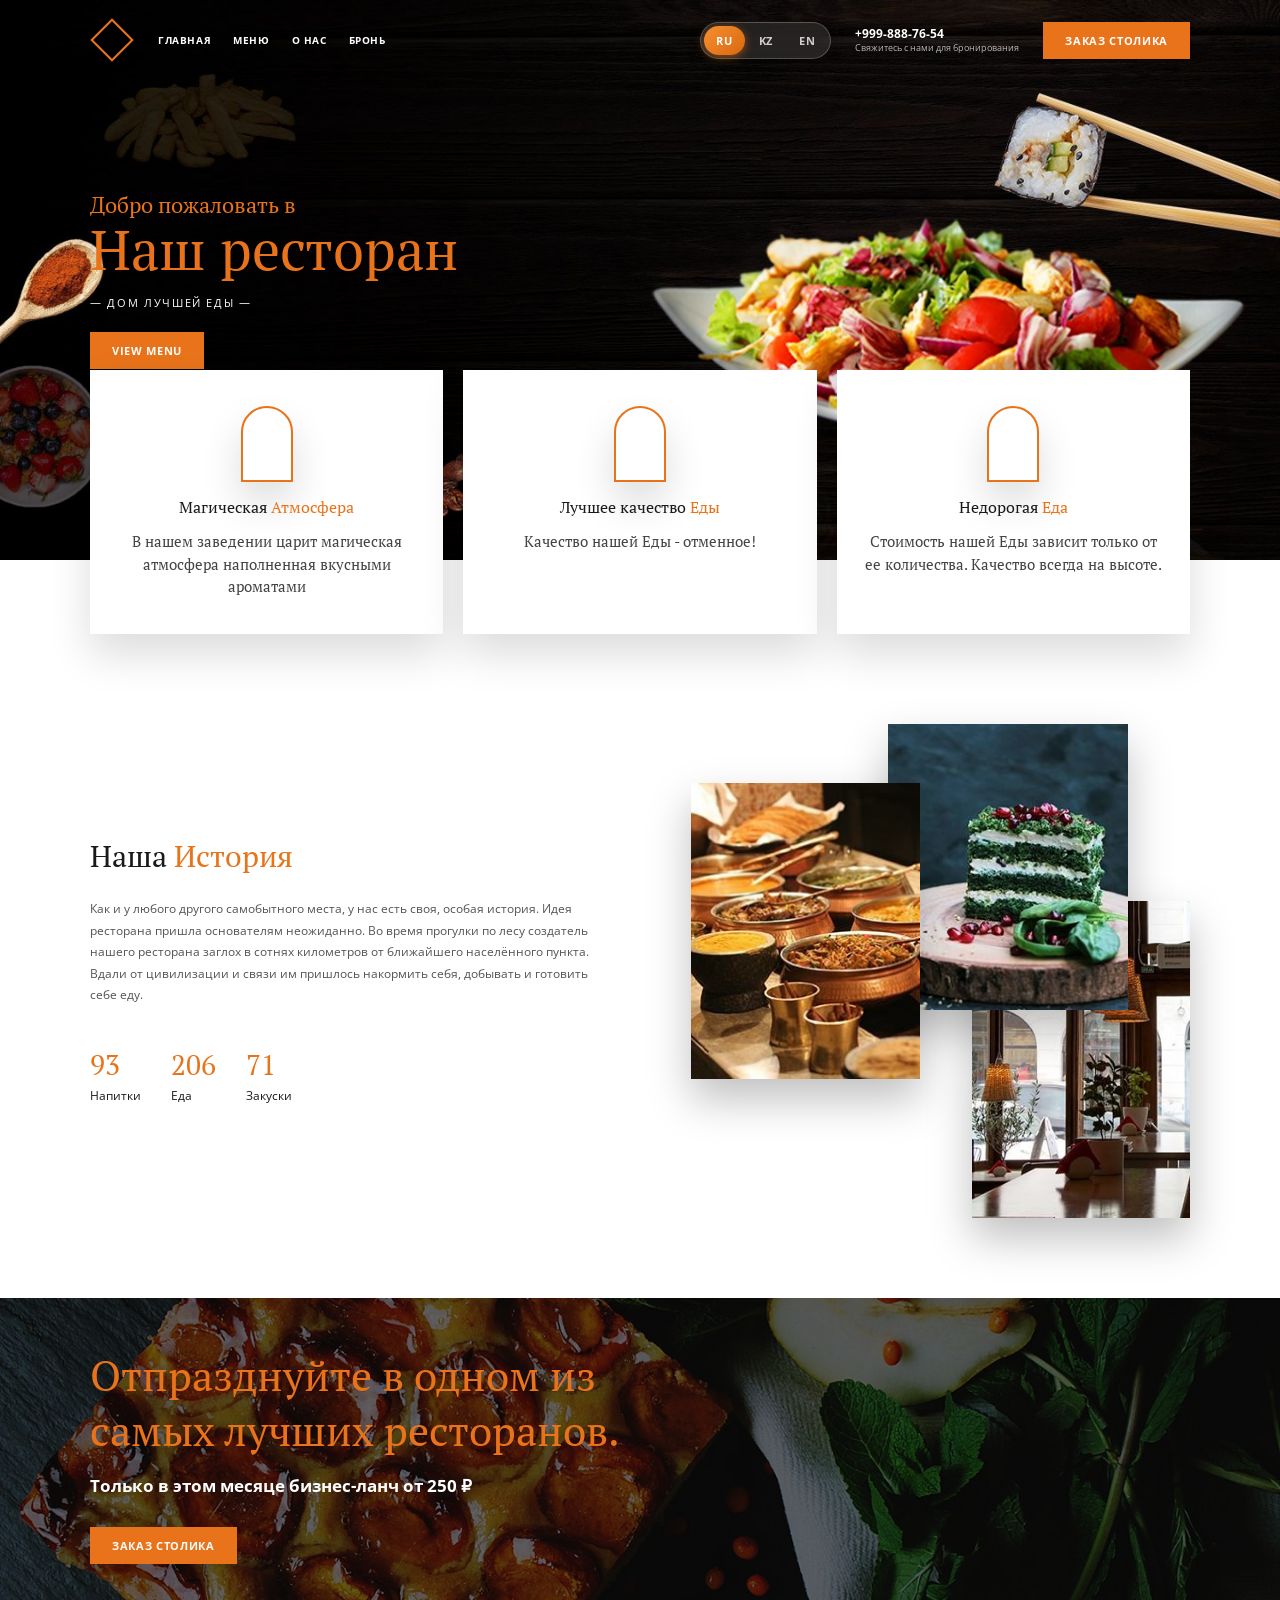
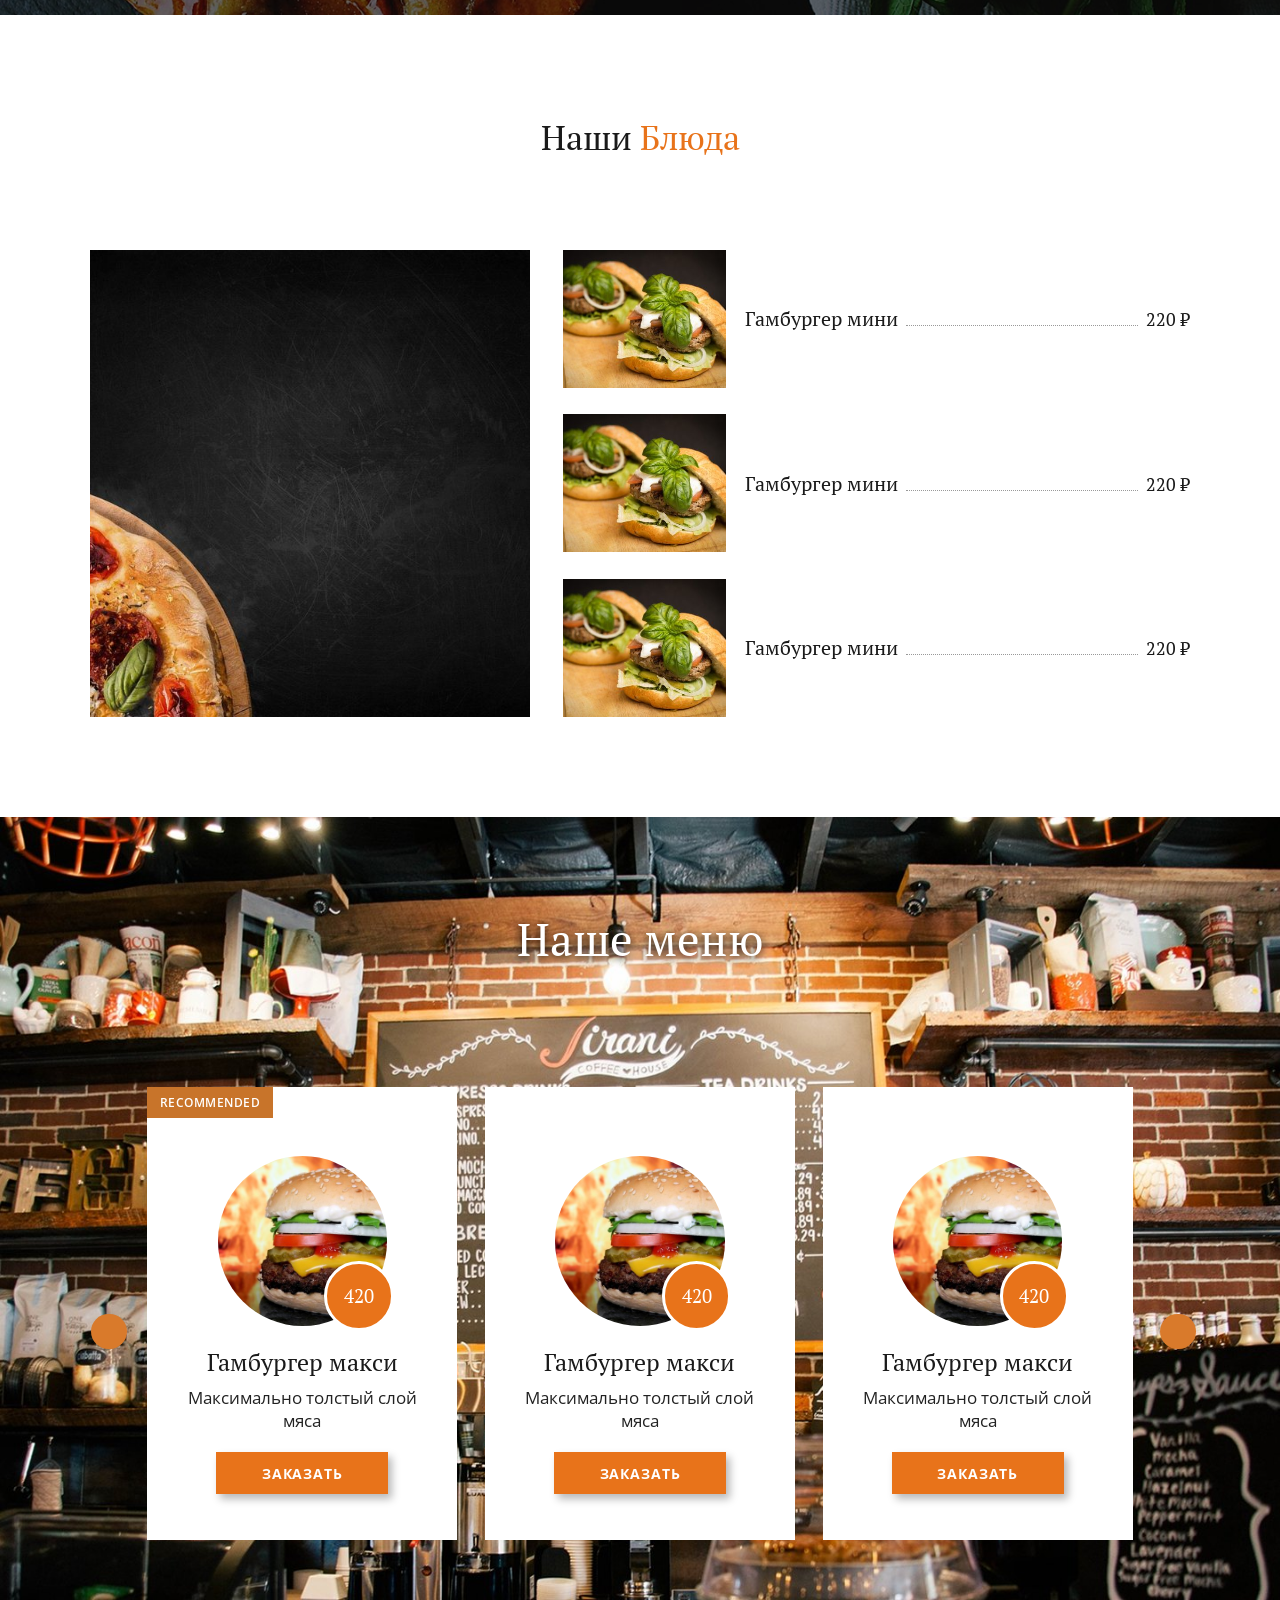
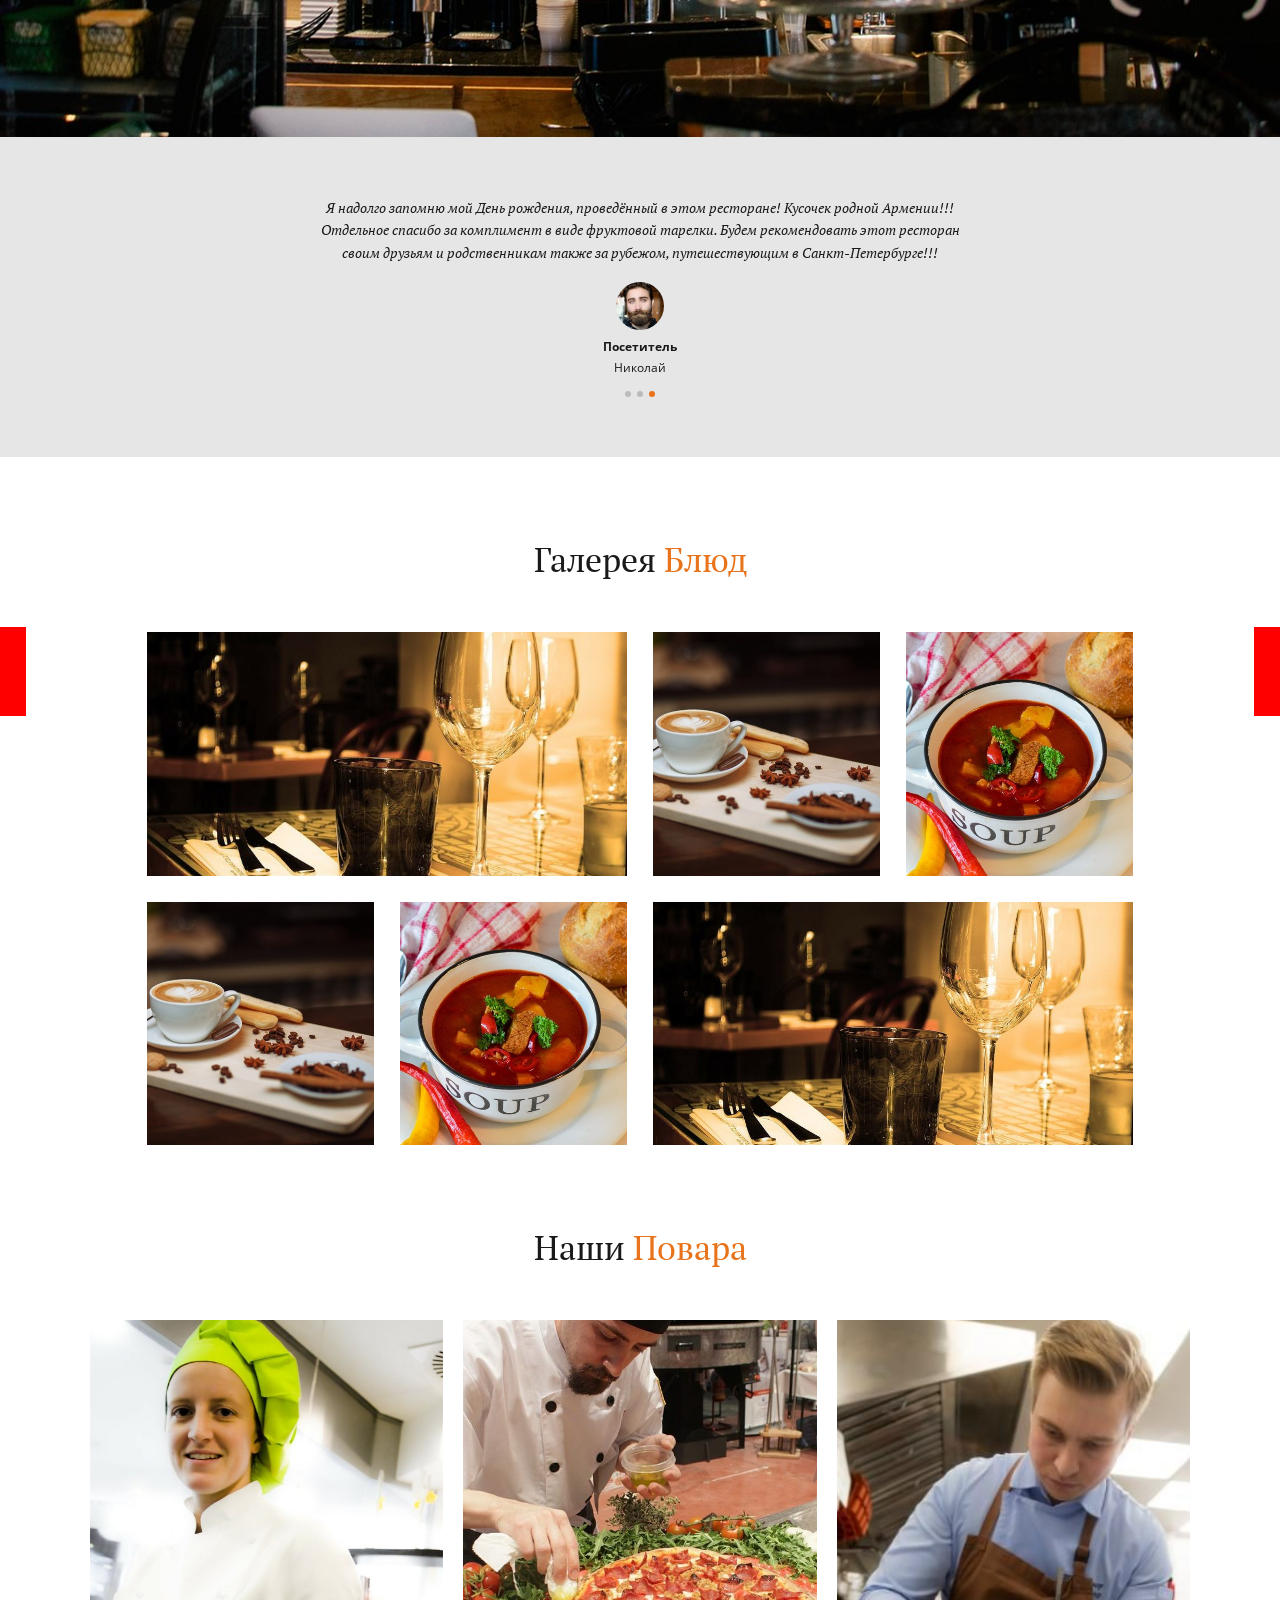
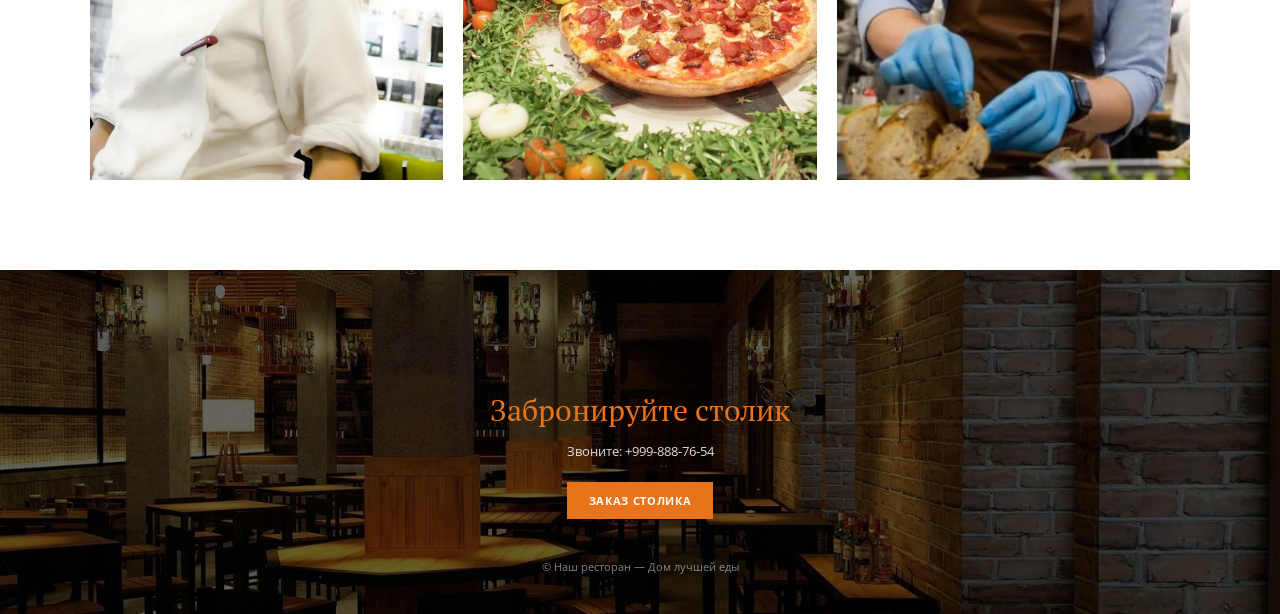
<file: works/Restaurant/index.html>
<!DOCTYPE html>
<html lang="ru">
  <head>
    <meta charset="utf-8">
    <meta name="viewport" content="width=device-width, initial-scale=1, viewport-fit=cover">
    <title>Наш ресторан — Дом лучшей еды</title>
    <link rel="stylesheet" href="https://fonts.googleapis.com/css2?family=Open+Sans:wght@400;600;700&family=PT+Serif:wght@400;700&display=swap">
    <link rel="stylesheet" href="css/style.css">
  </head>
  <body>

    <!-- Шапка -->
    <header id="h">
      <div class="w">
        <div class="logo"></div>
        <nav>
          <a href="#top" data-i="nav1">Главная</a>
          <a href="#menu" data-i="nav2">Меню</a>
          <a href="#about" data-i="nav3">О нас</a>
          <a href="#book" data-i="nav4">Бронь</a>
        </nav>
        <div class="lang">
          <button data-l="ru" class="on">RU</button>
          <button data-l="kk">KZ</button>
          <button data-l="en">EN</button>
        </div>
        <div class="tel">
          <b>+999-888-76-54</b>
          <small data-i="tel">Свяжитесь с нами для бронирования</small>
        </div>
        <a href="#book" class="btn" data-i="book">Заказ столика</a>
        <button class="bt" aria-label="Меню">☰</button>
      </div>
    </header>

    <!-- Главный экран -->
    <section class="hero" id="top">
      <div class="w">
        <h1 data-i="hero_h">Добро пожаловать в<b>Наш ресторан</b></h1>
        <p data-i="hero_p">— Дом лучшей еды —</p>
        <a href="#menu" class="btn" data-i="hero_btn">View menu</a>
      </div>
    </section>

    <!-- Карточки преимуществ -->
    <div class="w feat">
      <div>
        <div class="ico"></div>
        <h3 data-i="f1h">Магическая <span>Атмосфера</span></h3>
        <p data-i="f1p">В нашем заведении царит магическая атмосфера наполненная вкусными ароматами</p>
      </div>
      <div>
        <div class="ico"></div>
        <h3 data-i="f2h">Лучшее качество <span>Еды</span></h3>
        <p data-i="f2p">Качество нашей Еды - отменное!</p>
      </div>
      <div>
        <div class="ico"></div>
        <h3 data-i="f3h">Недорогая <span>Еда</span></h3>
        <p data-i="f3p">Стоимость нашей Еды зависит только от ее количества. Качество всегда на высоте.</p>
      </div>
    </div>

    <!-- Наша история -->
    <section class="story" id="about">
      <div class="w">
        <div>
          <h2 data-i="st_h">Наша <span>История</span></h2>
          <p data-i="st_p">Как и у любого другого самобытного места, у нас есть своя, особая история. Идея ресторана пришла основателям неожиданно. Во время прогулки по лесу создатель нашего ресторана заглох в сотнях километров от ближайшего населённого пункта. Вдали от цивилизации и связи им пришлось накормить себя, добывать и готовить себе еду.</p>
          <div class="nums">
            <div>
              <b>93</b>
              <span data-i="n1">Напитки</span>
            </div>
            <div>
              <b>206</b>
              <span data-i="n2">Еда</span>
            </div>
            <div>
              <b>71</b>
              <span data-i="n3">Закуски</span>
            </div>
          </div>
        </div>
        <div class="col">
          <img class="a" src="images/story-room.jpg" alt>
          <img class="b" src="images/story-cake.jpg" alt>
          <img class="c" src="images/story-spices.jpg" alt>
        </div>
      </div>
    </section>

    <!-- Баннер с акцией -->
    <section class="ban">
      <div class="w">
        <div>
          <h3 data-i="ban_h">Отпразднуйте в одном из самых лучших ресторанов.</h3>
          <p data-i="ban_p">Только в этом месяце бизнес-ланч от 250 ₽</p>
        </div>
        <a href="#book" class="btn" data-i="book">Заказ столика</a>
      </div>
    </section>

    <!-- Наши блюда -->
    <section class="dishes">
      <div class="w">
        <h2 data-i="di_h">Наши <span>Блюда</span></h2>
        <div class="dg">
          <img src="images/dish-pizza.jpg" alt="Пицца">
          <div class="dl">
            <div class="row">
              <img src="images/dish-burger-mini.jpg" alt>
              <div class="nm">
                <span data-i="dish">Гамбургер мини</span>
                <i></i>
                <b>220 ₽</b>
              </div>
            </div>
            <div class="row">
              <img src="images/dish-burger-mini.jpg" alt>
              <div class="nm">
                <span data-i="dish">Гамбургер мини</span>
                <i></i>
                <b>220 ₽</b>
              </div>
            </div>
            <div class="row">
              <img src="images/dish-burger-mini.jpg" alt>
              <div class="nm">
                <span data-i="dish">Гамбургер мини</span>
                <i></i>
                <b>220 ₽</b>
              </div>
            </div>
          </div>
        </div>
      </div>
    </section>

    <!-- Наше меню -->
    <section class="menu" id="menu">
      <span class="arr l"></span>
      <span class="arr r"></span>
      <div class="w">
        <h2 data-i="me_h">Наше меню</h2>
        <div class="cards">
          <div class="card">
            <span class="tag" data-i="tag">Recommended</span>
            <div class="ph">
              <img src="images/burger-maxi.jpg" alt>
              <em>420</em>
            </div>
            <h4 data-i="cd_h">Гамбургер макси</h4>
            <p data-i="cd_p">Максимально толстый слой мяса</p>
            <a href="#" class="btn" data-i="order">Заказать</a>
          </div>
          <div class="card">
            <div class="ph">
              <img src="images/burger-maxi.jpg" alt>
              <em>420</em>
            </div>
            <h4 data-i="cd_h">Гамбургер макси</h4>
            <p data-i="cd_p">Максимально толстый слой мяса</p>
            <a href="#" class="btn" data-i="order">Заказать</a>
          </div>
          <div class="card">
            <div class="ph">
              <img src="images/burger-maxi.jpg" alt>
              <em>420</em>
            </div>
            <h4 data-i="cd_h">Гамбургер макси</h4>
            <p data-i="cd_p">Максимально толстый слой мяса</p>
            <a href="#" class="btn" data-i="order">Заказать</a>
          </div>
        </div>
      </div>
    </section>

    <!-- Отзыв -->
    <section class="rev">
      <div class="w">
        <p data-i="rv_p">Я надолго запомню мой День рождения, проведённый в этом ресторане! Кусочек родной Армении!!! Отдельное спасибо за комплимент в виде фруктовой тарелки. Будем рекомендовать этот ресторан своим друзьям и родственникам также за рубежом, путешествующим в Санкт-Петербурге!!!</p>
        <img src="images/avatar.jpg" alt>
        <b data-i="rv_b">Посетитель</b>
        <small>Николай</small>
        <div class="dots">
          <i></i>
          <i></i>
          <i class="on"></i>
        </div>
      </div>
    </section>

    <!-- Галерея блюд -->
    <section class="gal">
      <div class="w">
        <h2 data-i="ga_h">Галерея <span>Блюд</span></h2>
        <div class="gg">
          <div class="x2">
            <img src="images/gal-1.jpg" alt>
          </div>
          <div>
            <img src="images/gal-2.jpg" alt>
          </div>
          <div>
            <img src="images/gal-3.jpg" alt>
          </div>
          <div>
            <img src="images/gal-4.jpg" alt>
          </div>
          <div>
            <img src="images/gal-5.jpg" alt>
          </div>
          <div class="x2">
            <img src="images/gal-6.jpg" alt>
          </div>
        </div>
      </div>
    </section>

    <!-- Наши повара -->
    <section class="chefs">
      <div class="w">
        <h2 data-i="ch_h">Наши <span>Повара</span></h2>
        <div class="cg">
          <img src="images/chef-1.jpg" alt="Повар">
          <img src="images/chef-2.jpg" alt="Повар">
          <img src="images/chef-3.jpg" alt="Повар">
        </div>
      </div>
    </section>

    <!-- Подвал и бронирование -->
    <footer id="book">
      <div class="w">
        <h3 data-i="ft_h">Забронируйте столик</h3>
        <p data-i="ft_p">Звоните: +999-888-76-54</p>
        <a href="#" class="btn" data-i="book">Заказ столика</a>
        <small data-i="ft_s">© Наш ресторан — Дом лучшей еды</small>
      </div>
    </footer>

    <!-- Окно бронирования -->
    <div class="md" id="md" role="dialog" aria-modal="true">
      <div class="mc">
        <button class="mx" id="mx" aria-label="Закрыть">×</button>
        <div id="mf">
          <h3 data-i="book">Заказ столика</h3>
          <form id="bf">
            <label>
              <span data-i="m_n">Ваше имя</span>
              <input name="n" required autocomplete="name">
            </label>
            <label>
              <span data-i="m_p">Телефон</span>
              <input name="p" type="tel" required autocomplete="tel" placeholder="+7">
            </label>
            <div class="r2">
              <label>
                <span data-i="m_d">Дата</span>
                <input type="date" name="d" id="bd" required>
              </label>
              <label>
                <span data-i="m_g">Гостей</span>
                <select name="g">
                  <option>1</option>
                  <option>2</option>
                  <option>3</option>
                  <option>4</option>
                  <option>5</option>
                  <option>6</option>
                  <option>7</option>
                  <option>8</option>
                  <option>9</option>
                  <option>10</option>
                </select>
              </label>
            </div>
            <button class="btn" type="submit" data-i="m_s">Отправить</button>
          </form>
          <p class="or">
            <span data-i="m_or">Или позвоните нам:</span>
            <a href="tel:+9998887654">+999-888-76-54</a>
          </p>
        </div>
        <div class="ok" id="mo" hidden>
          <div class="ck">✓</div>
          <h3 data-i="m_ok">Спасибо!</h3>
          <p data-i="m_okp">Мы получили вашу заявку и скоро свяжемся с вами.</p>
        </div>
      </div>
    </div>

    <!-- Кнопка «наверх» -->
    <button id="up" aria-label="Наверх">
      <svg class="r" fill="none" height="54" viewbox="0 0 54 54" width="54"><circle class="tr" cx="27" cy="27" r="24" stroke-width="3"></circle><circle class="rg" cx="27" cy="27" r="24" stroke-dasharray="150.8" stroke-dashoffset="150.8" stroke-width="3"></circle></svg>
      <svg class="ar" fill="none" height="20" stroke="#fff" stroke-linecap="round" stroke-linejoin="round" stroke-width="3" viewbox="0 0 24 24" width="20"><path d="M12 19V5M5 12l7-7 7 7"></path></svg>
    </button>

    <script src="js/translations.js"></script>
    <script src="js/script.js"></script>
  </body>
</html>
</file>
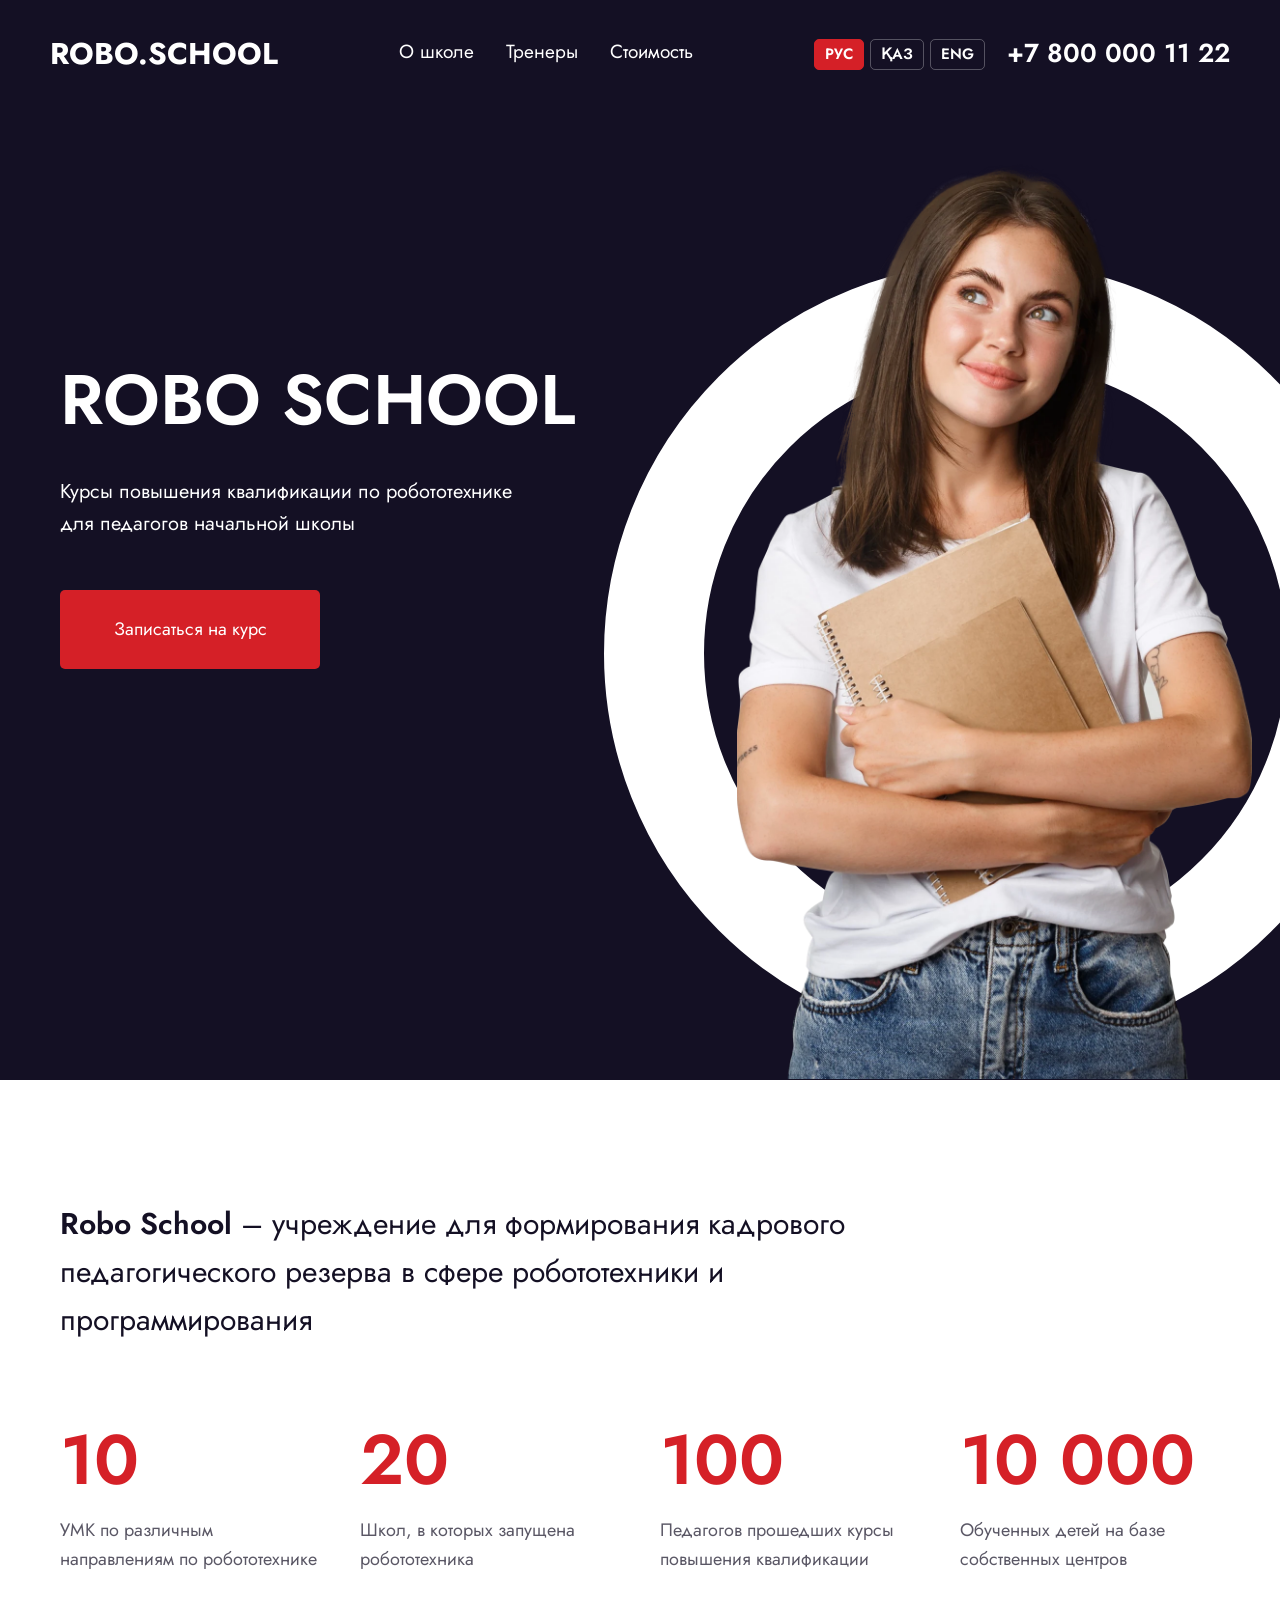
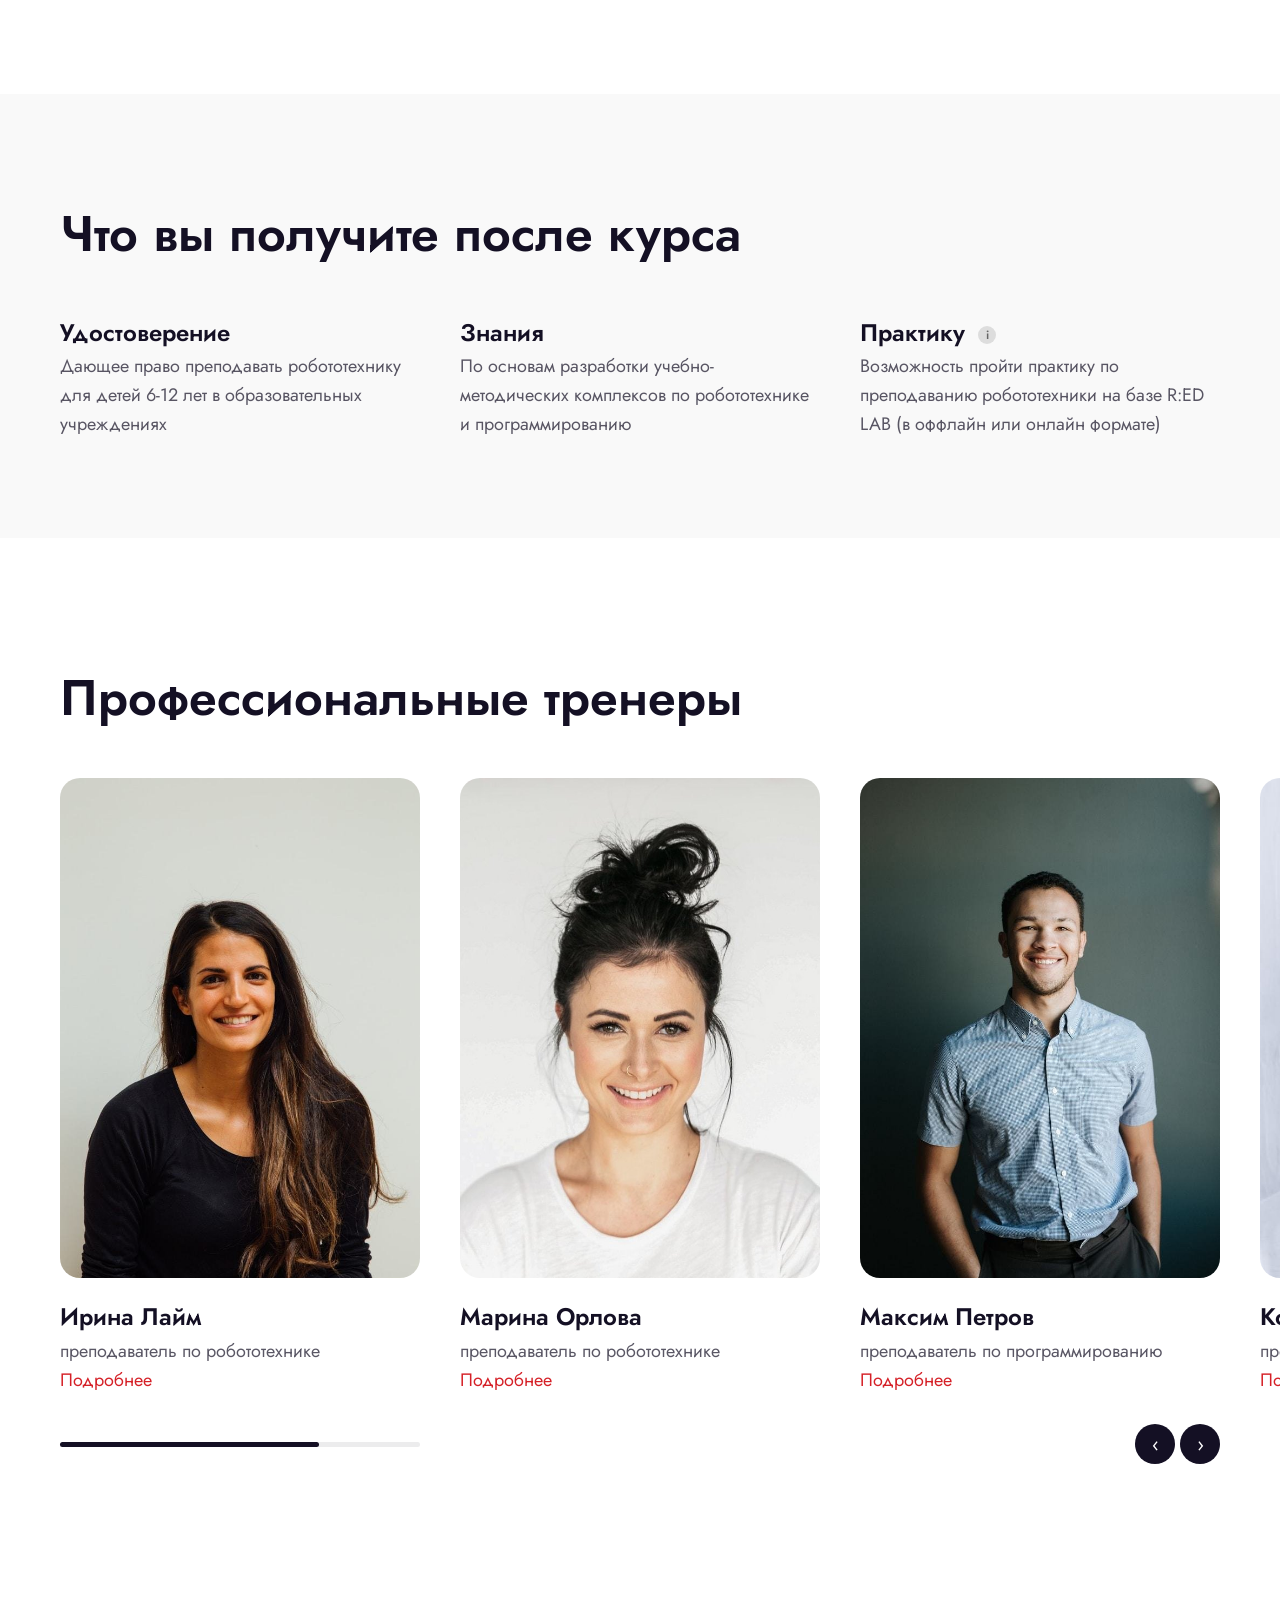
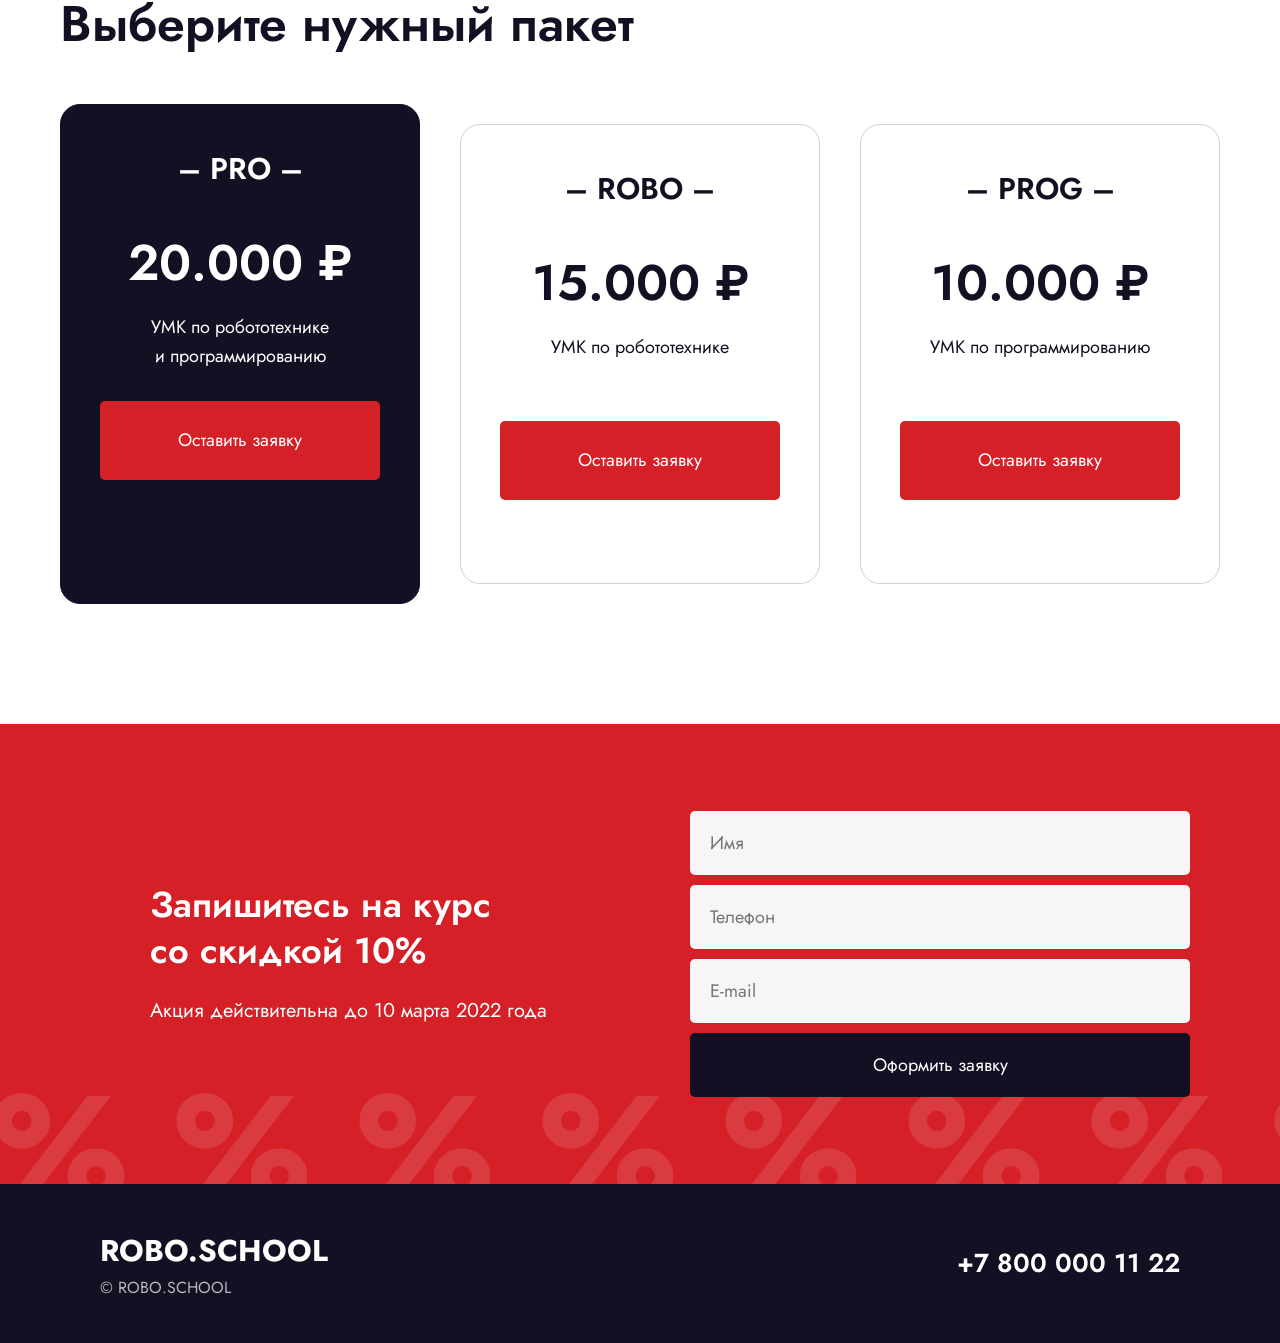
<file: works/Robo-school/index.html>
<!DOCTYPE html>
<html lang="ru">
<head>
  <meta charset="UTF-8">
  <meta name="viewport" content="width=device-width, initial-scale=1">
  <title>ROBO SCHOOL</title>

  <!-- Шрифт Jost -->
  <link href="https://fonts.googleapis.com/css2?family=Jost:wght@400;600;700&display=swap" rel="stylesheet">
  <!-- Все стили сайта -->
  <link rel="stylesheet" href="css/style.css">
</head>

<!--
  Как устроен перевод (РУС / ҚАЗ / ENG):
  - Русский текст написан прямо здесь, в разметке.
  - data-i18n="ключ"             → текст элемента берётся из TRANSLATIONS[язык][ключ] (js/data.js)
  - data-i18n-placeholder="ключ" → то же самое для placeholder у полей формы
  Чтобы поменять текст на казахском или английском, правьте js/data.js.
-->
<body>

  <!-- ==================== ШАПКА ==================== -->
  <header class="site-header">
    <a class="logo" href="#">ROBO.SCHOOL</a>

    <!-- Меню: на телефоне открывается как полноэкранная панель -->
    <nav class="main-nav" id="main-nav">
      <a href="#about"    data-i18n="nav_about">О школе</a>
      <a href="#trainers" data-i18n="nav_trainers">Тренеры</a>
      <a href="#price"    data-i18n="nav_price">Стоимость</a>

      <!-- Переключатель языков внутри мобильного меню -->
      <div class="lang-switch lang-switch--mobile">
        <button type="button" class="lang-btn" data-lang="ru">РУС</button>
        <button type="button" class="lang-btn" data-lang="kk">ҚАЗ</button>
        <button type="button" class="lang-btn" data-lang="en">ENG</button>
      </div>
    </nav>

    <!-- Правая часть шапки на компьютере: языки + телефон -->
    <div class="header-right">
      <div class="lang-switch">
        <button type="button" class="lang-btn" data-lang="ru">РУС</button>
        <button type="button" class="lang-btn" data-lang="kk">ҚАЗ</button>
        <button type="button" class="lang-btn" data-lang="en">ENG</button>
      </div>
      <a class="phone" href="tel:+78000001122">+7 800 000 11 22</a>
    </div>

    <!-- Кнопки «позвонить» и «меню» — только на телефоне -->
    <div class="header-actions">
      <a href="tel:+78000001122" aria-label="Позвонить">
        <svg width="24" height="24" viewBox="0 0 24 24" fill="#fff">
          <path d="M6.6 10.8c1.4 2.8 3.8 5.1 6.6 6.6l2.2-2.2c.3-.3.7-.4 1-.2 1.1.4 2.3.6 3.6.6.6 0 1 .4 1 1V20c0 .6-.4 1-1 1C10.6 21 3 13.4 3 4c0-.6.4-1 1-1h3.5c.6 0 1 .4 1 1 0 1.3.2 2.5.6 3.6.1.3 0 .7-.2 1z"/>
        </svg>
      </a>
      <button type="button" id="menu-toggle" aria-label="Меню">
        <svg class="icon-burger" width="16" height="14" viewBox="0 0 16 14" fill="#fff">
          <rect width="16" height="2" rx="1"/>
          <rect y="6" width="16" height="2" rx="1"/>
          <rect y="12" width="16" height="2" rx="1"/>
        </svg>
        <svg class="icon-close" width="18" height="18" viewBox="0 0 18 18" stroke="#fff" stroke-width="2" stroke-linecap="round">
          <path d="M2 2l14 14M16 2L2 16"/>
        </svg>
      </button>
    </div>
  </header>


  <!-- ==================== ПЕРВЫЙ ЭКРАН ==================== -->
  <div class="hero">
    <div class="hero__inner">
      <div class="hero__text">
        <h1>ROBO SCHOOL</h1>
        <p data-i18n="hero_text">Курсы повышения квалификации по робототехнике для педагогов начальной школы</p>
        <a class="btn" href="#apply" data-i18n="hero_btn">Записаться на курс</a>
      </div>

      <!-- Фото в белом кольце -->
      <div class="hero__photo">
        <span class="hero__ring"></span>
        <img class="hero__img" alt="" src="img/hero.webp">
      </div>
    </div>
  </div>


  <!-- ==================== О ШКОЛЕ ==================== -->
  <section id="about">
    <div class="container">
      <p class="about__text" data-i18n="about_text"><b>Robo School</b> – учреждение для формирования кадрового педагогического резерва в сфере робототехники и программирования</p>

      <div class="stats">
        <div class="stat">
          <b class="stat__num">10</b>
          <span class="stat__label" data-i18n="stat_1">УМК по различным направлениям по робототехнике</span>
        </div>
        <div class="stat">
          <b class="stat__num">20</b>
          <span class="stat__label" data-i18n="stat_2">Школ, в которых запущена робототехника</span>
        </div>
        <div class="stat">
          <b class="stat__num">100</b>
          <span class="stat__label" data-i18n="stat_3">Педагогов прошедших курсы повышения квалификации</span>
        </div>
        <div class="stat">
          <b class="stat__num">10 000</b>
          <span class="stat__label" data-i18n="stat_4">Обученных детей на базе собственных центров</span>
        </div>
      </div>
    </div>
  </section>


  <!-- ==================== ЧТО ПОЛУЧИТЕ ПОСЛЕ КУРСА ==================== -->
  <section class="section--gray">
    <div class="container">
      <h2 data-i18n="perks_title">Что вы получите после курса</h2>

      <div class="perks">
        <div class="perk">
          <h3 class="perk__title" data-i18n="perk_certificate_title">Удостоверение</h3>
          <p class="perk__text" data-i18n="perk_certificate_text">Дающее право преподавать робототехнику для детей 6-12 лет в образовательных учреждениях</p>
        </div>

        <div class="perk">
          <h3 class="perk__title" data-i18n="perk_knowledge_title">Знания</h3>
          <p class="perk__text" data-i18n="perk_knowledge_text">По основам разработки учебно-методических комплексов по робототехнике и программированию</p>
        </div>

        <div class="perk">
          <h3 class="perk__title">
            <span data-i18n="perk_practice_title">Практику</span>
            <!-- Значок «i»: подсказка видна при наведении (компьютер) или по касанию (телефон) -->
            <i class="info-icon" tabindex="0" aria-describedby="tooltip-practice">i<span class="tooltip" id="tooltip-practice" role="tooltip" data-i18n="perk_practice_tip">При наличии свободных мест</span></i>
          </h3>
          <p class="perk__text" data-i18n="perk_practice_text">Возможность пройти практику по преподаванию робототехники на базе R:ED LAB (в оффлайн или онлайн формате)</p>
        </div>
      </div>
    </div>
  </section>


  <!-- ==================== ТРЕНЕРЫ ==================== -->
  <section id="trainers">
    <div class="container">
      <h2 data-i18n="trainers_title">Профессиональные тренеры</h2>

      <!--
        Карточки тренеров (горизонтальная прокрутка).
        data-photo   — фото для окна «Подробнее»
        data-trainer — номер тренера в массиве TRAINERS (js/data.js)
      -->
      <div class="trainers__row" id="trainers-row">
        <div class="trainer-card" data-photo="img/t2.jpg" data-trainer="0">
          <img class="trainer-card__photo" alt="" src="img/t2.jpg">
          <h3 class="trainer-card__name" data-i18n="name_0">Ирина Лайм</h3>
          <small class="trainer-card__role" data-i18n="role_robotics">преподаватель по робототехнике</small>
          <a class="trainer-card__more" data-i18n="btn_more">Подробнее</a>
        </div>

        <div class="trainer-card" data-photo="img/t3.jpg" data-trainer="1">
          <img class="trainer-card__photo" alt="" src="img/t3.jpg">
          <h3 class="trainer-card__name" data-i18n="name_1">Марина Орлова</h3>
          <small class="trainer-card__role" data-i18n="role_robotics">преподаватель по робототехнике</small>
          <a class="trainer-card__more" data-i18n="btn_more">Подробнее</a>
        </div>

        <div class="trainer-card" data-photo="img/t4.jpg" data-trainer="2">
          <img class="trainer-card__photo" alt="" src="img/t4.jpg">
          <h3 class="trainer-card__name" data-i18n="name_2">Максим Петров</h3>
          <small class="trainer-card__role" data-i18n="role_programming">преподаватель по программированию</small>
          <a class="trainer-card__more" data-i18n="btn_more">Подробнее</a>
        </div>

        <div class="trainer-card" data-photo="img/t1.jpg" data-trainer="3">
          <img class="trainer-card__photo" alt="" src="img/t1.jpg">
          <h3 class="trainer-card__name" data-i18n="name_3">Константин Назаров</h3>
          <small class="trainer-card__role" data-i18n="role_robotics">преподаватель по робототехнике</small>
          <a class="trainer-card__more" data-i18n="btn_more">Подробнее</a>
        </div>

        <div class="trainer-card" data-photo="img/t5.jpg" data-trainer="4">
          <img class="trainer-card__photo" alt="" src="img/t5.jpg">
          <h3 class="trainer-card__name" data-i18n="name_4">Лиза Весенняя</h3>
          <small class="trainer-card__role" data-i18n="role_programming">преподаватель по программированию</small>
          <a class="trainer-card__more" data-i18n="btn_more">Подробнее</a>
        </div>
      </div>

      <!-- Полоса прогресса прокрутки и стрелки (стрелки скрыты на телефоне) -->
      <div class="trainers__controls">
        <div class="progress"><span class="progress__fill" id="trainers-progress"></span></div>
        <div class="arrows">
          <button type="button" class="arrow-btn" id="trainers-prev">‹</button>
          <button type="button" class="arrow-btn" id="trainers-next">›</button>
        </div>
      </div>
    </div>
  </section>


  <!-- ==================== ТАРИФЫ ==================== -->
  <section id="price">
    <div class="container">
      <h2 data-i18n="price_title">Выберите нужный пакет</h2>

      <div class="pricing">
        <div class="plan plan--pro">
          <h3>– PRO –</h3>
          <strong>20.000 ₽</strong>
          <p data-i18n="plan_pro_text">УМК по робототехнике<br>и программированию</p>
          <a class="btn" href="#apply" data-i18n="btn_request">Оставить заявку</a>
        </div>

        <div class="plan">
          <h3>– ROBO –</h3>
          <strong>15.000 ₽</strong>
          <p data-i18n="plan_robo_text">УМК по робототехнике</p>
          <a class="btn" href="#apply" data-i18n="btn_request">Оставить заявку</a>
        </div>

        <div class="plan">
          <h3>– PROG –</h3>
          <strong>10.000 ₽</strong>
          <p data-i18n="plan_prog_text">УМК по программированию</p>
          <a class="btn" href="#apply" data-i18n="btn_request">Оставить заявку</a>
        </div>
      </div>
    </div>
  </section>


  <!-- ==================== ЗАЯВКА СО СКИДКОЙ ==================== -->
  <section class="promo" id="apply">
    <div class="container">
      <div class="promo__text">
        <h2 data-i18n="promo_title">Запишитесь на курс<br>со скидкой 10%</h2>
        <p data-i18n="promo_note">Акция действительна до 10 марта 2022 года</p>
      </div>

      <form class="apply-form" id="apply-form">
        <!-- Сюда JS подставляет название выбранного пакета -->
        <div class="package-badge" id="package-badge" hidden></div>

        <input id="field-name" data-i18n-placeholder="field_name" placeholder="Имя" required>
        <input type="tel" data-i18n-placeholder="field_phone" placeholder="Телефон" required minlength="6">
        <input type="email" data-i18n-placeholder="field_email" placeholder="E-mail" required>
        <button data-i18n="btn_apply">Оформить заявку</button>
      </form>
    </div>
  </section>


  <!-- ==================== ПОДВАЛ ==================== -->
  <footer class="site-footer">
    <div>
      <div class="logo">ROBO.SCHOOL</div>
      <small>© ROBO.SCHOOL</small>
    </div>
    <a class="phone" href="tel:+78000001122">+7 800 000 11 22</a>
  </footer>


  <!-- Кнопка «Наверх» (появляется после прокрутки вниз) -->
  <button type="button" class="back-to-top" id="back-to-top" aria-label="Наверх">
    <svg width="22" height="22" viewBox="0 0 24 24" fill="none" stroke="#fff" stroke-width="2.5" stroke-linecap="round" stroke-linejoin="round">
      <path d="M12 19V5M5 12l7-7 7 7"/>
    </svg>
  </button>


  <!-- ==================== ОКНО «ПОДРОБНЕЕ» О ТРЕНЕРЕ ==================== -->
  <!-- Содержимое вкладок (pane-*) заполняет js/main.js -->
  <dialog class="modal" id="trainer-modal">
    <div class="modal__head">
      <img class="modal__photo" id="modal-photo" alt="">

      <div>
        <h3 class="modal__name" id="modal-name"></h3>
        <small class="modal__role" id="modal-role"></small>
        <div class="modal__social">
          <a href="https://www.facebook.com" target="_blank" rel="noopener">f</a>
          <a href="https://www.instagram.com" target="_blank" rel="noopener">
            <svg width="16" height="16" viewBox="0 0 16 16" fill="none" stroke="#fff" stroke-width="1.6">
              <rect x="1" y="1" width="14" height="14" rx="4"/>
              <circle cx="8" cy="8" r="3.2"/>
            </svg>
          </a>
        </div>
      </div>

      <!-- «Закрыть» на компьютере, крестик на телефоне -->
      <button type="button" class="modal__close" id="modal-close">
        <span class="modal__close-text" data-i18n="btn_close">Закрыть</span>
        <svg class="modal__close-icon" width="22" height="22" viewBox="0 0 18 18" stroke="#141024" stroke-width="2" stroke-linecap="round">
          <path d="M2 2l14 14M16 2L2 16"/>
        </svg>
      </button>
    </div>

    <!-- Вкладки (компьютер) -->
    <div class="tabs">
      <b class="tabs__tab is-active" data-tab="0" data-i18n="tab_education">Образование</b>
      <b class="tabs__tab"           data-tab="1" data-i18n="tab_experience">Опыт работы</b>
      <b class="tabs__tab"           data-tab="2" data-i18n="tab_awards">Награды</b>
    </div>

    <!-- Содержимое. На телефоне вместо вкладок — аккордеон (кнопки .accordion-btn) -->
    <div class="modal__body" id="modal-body">
      <button type="button" class="accordion-btn" data-tab="0" data-i18n="tab_education_acc">Образование ▾</button>
      <div class="pane is-active" data-pane="0" id="pane-education"></div>

      <button type="button" class="accordion-btn" data-tab="1" data-i18n="tab_experience_acc">Опыт работы ▾</button>
      <div class="pane" data-pane="1" id="pane-experience"></div>

      <button type="button" class="accordion-btn" data-tab="2" data-i18n="tab_awards_acc">Награды ▾</button>
      <div class="pane" data-pane="2" id="pane-awards"></div>
    </div>
  </dialog>


  <!-- Сначала данные и переводы, потом логика -->
  <script src="js/data.js"></script>
  <script src="js/main.js"></script>
</body>
</html>
</file>
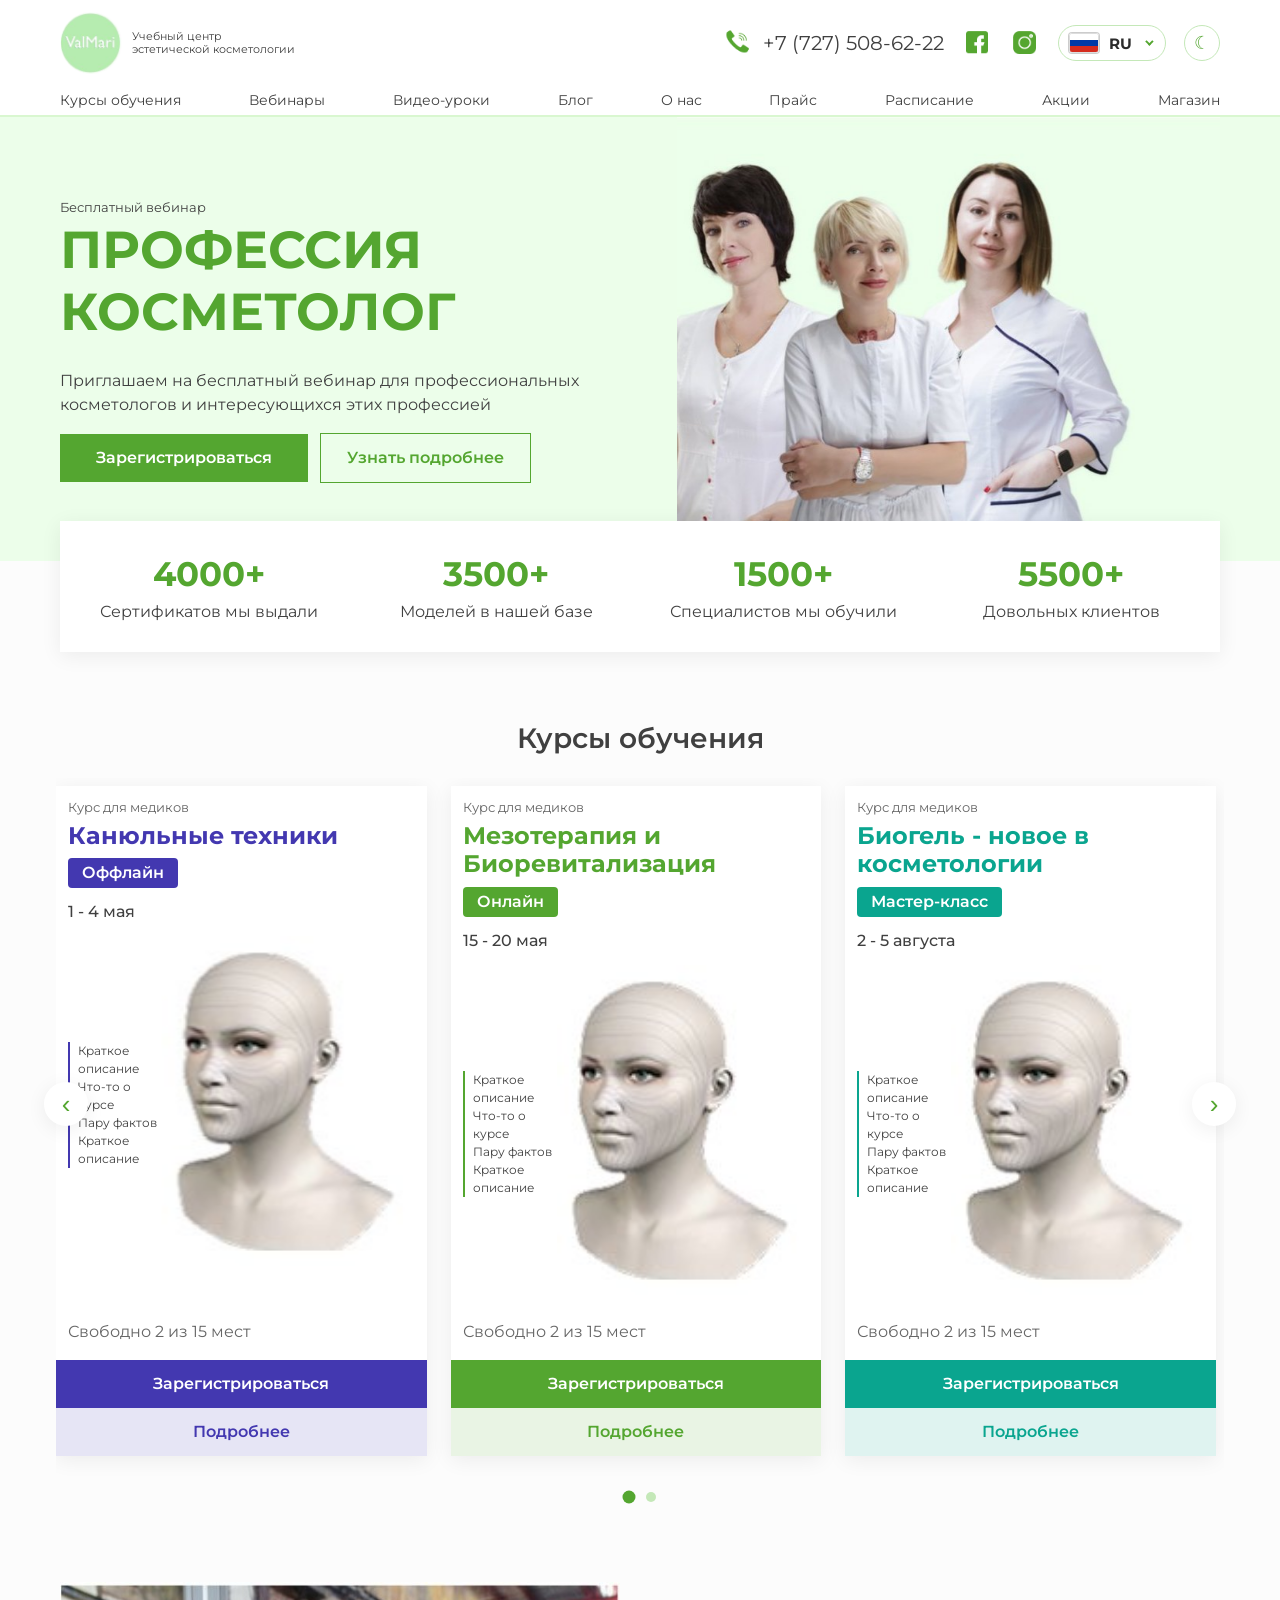
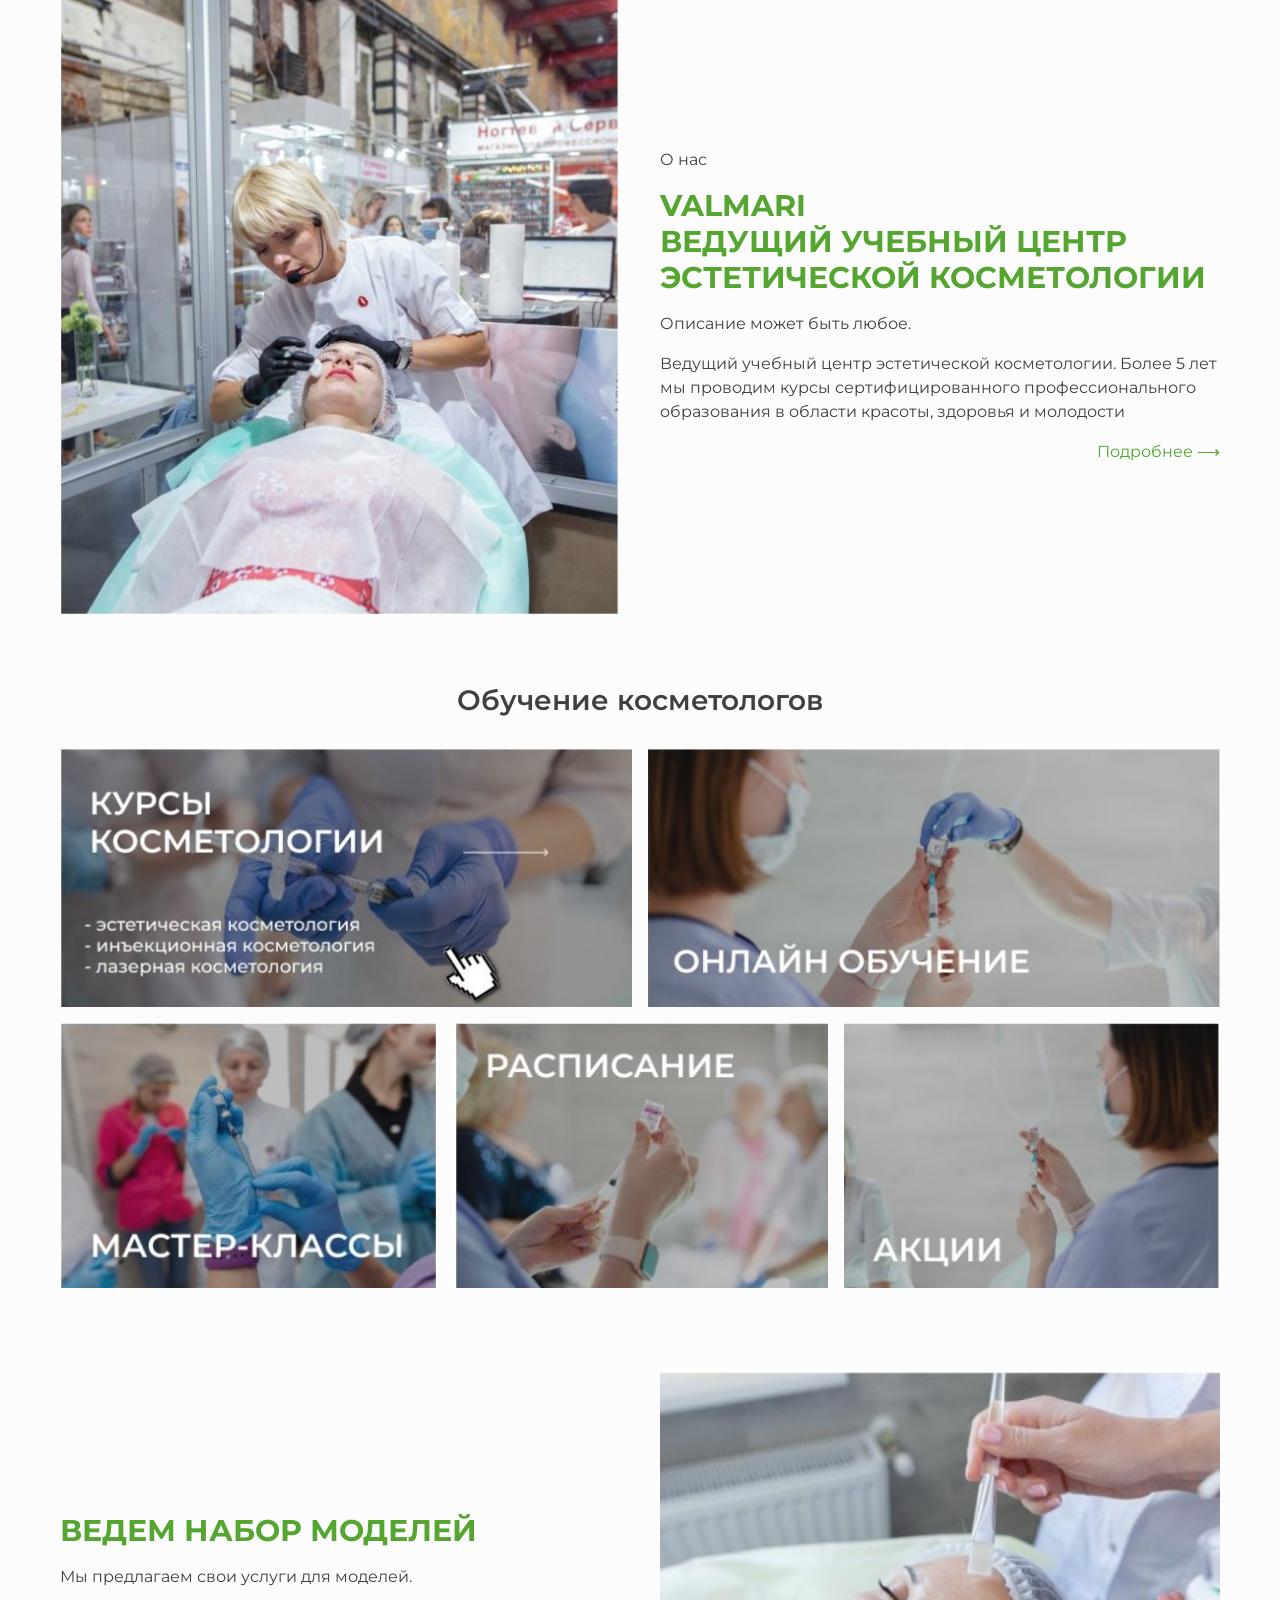
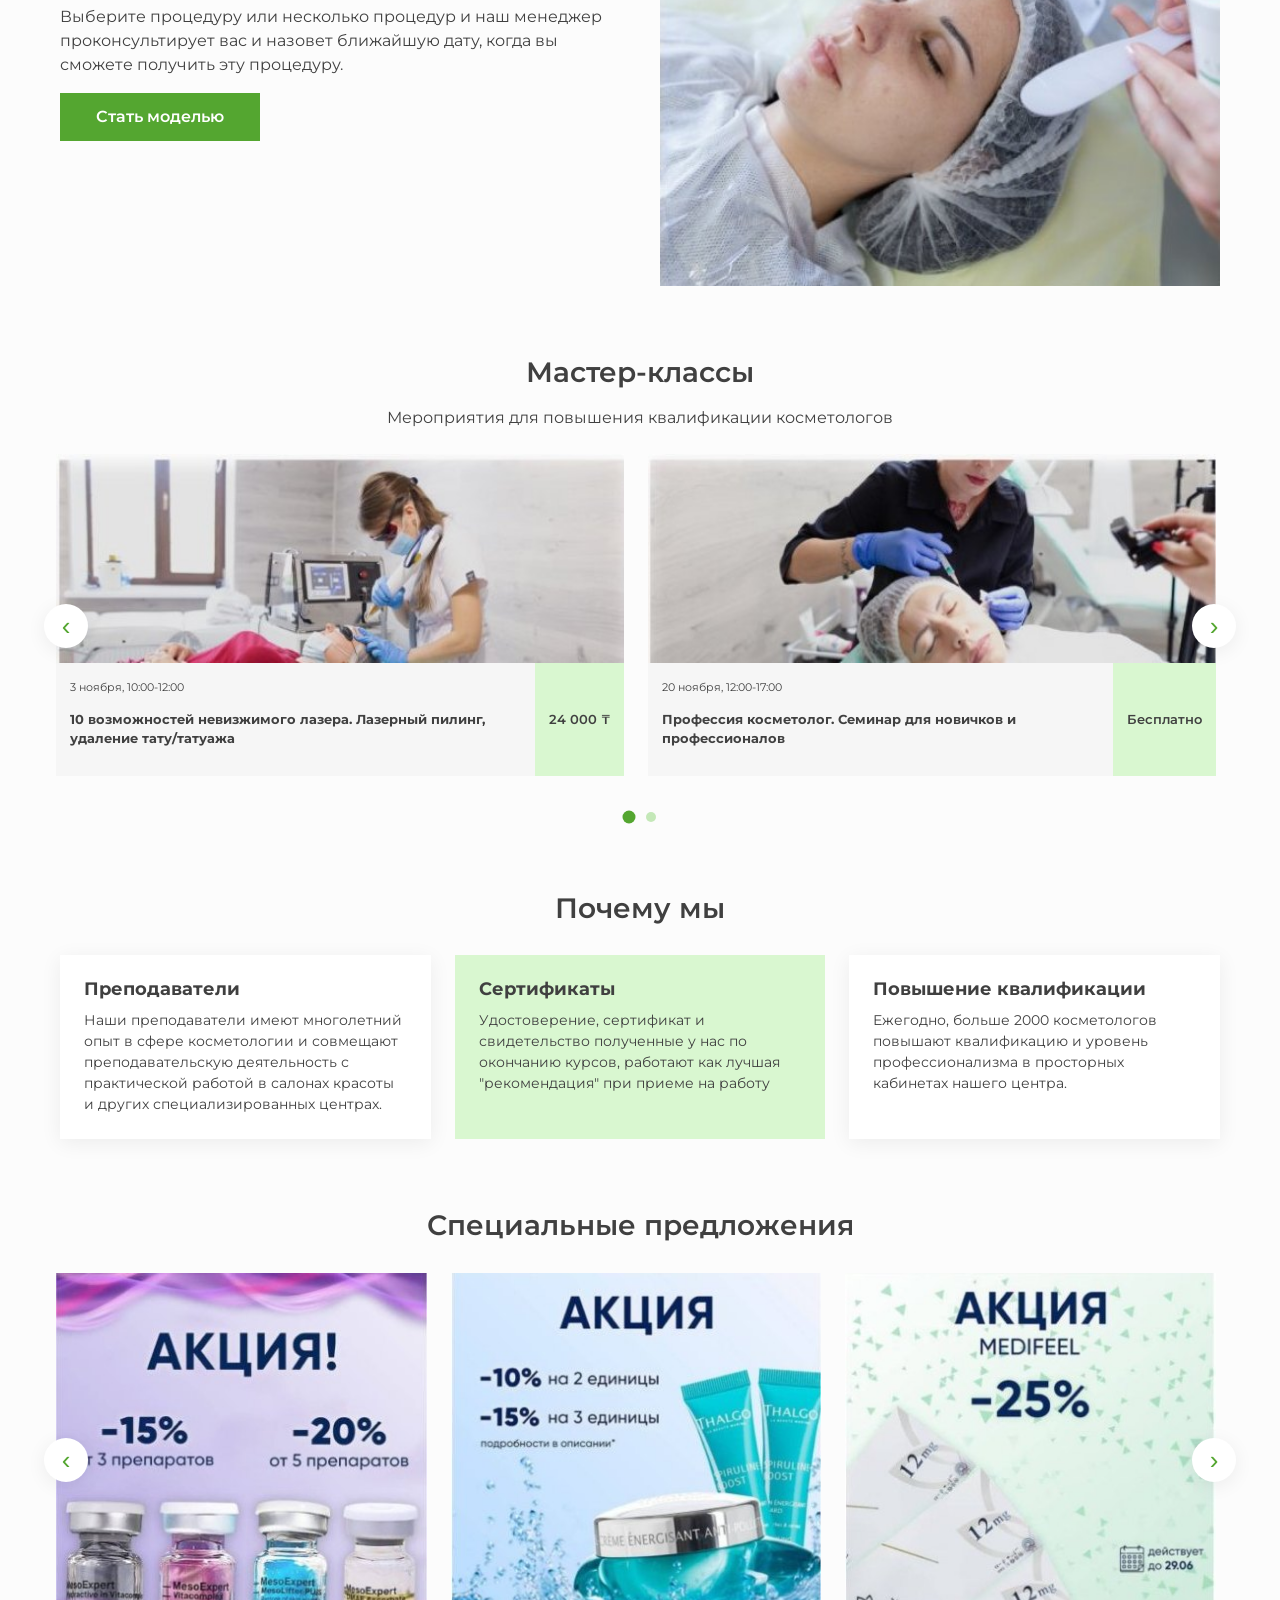
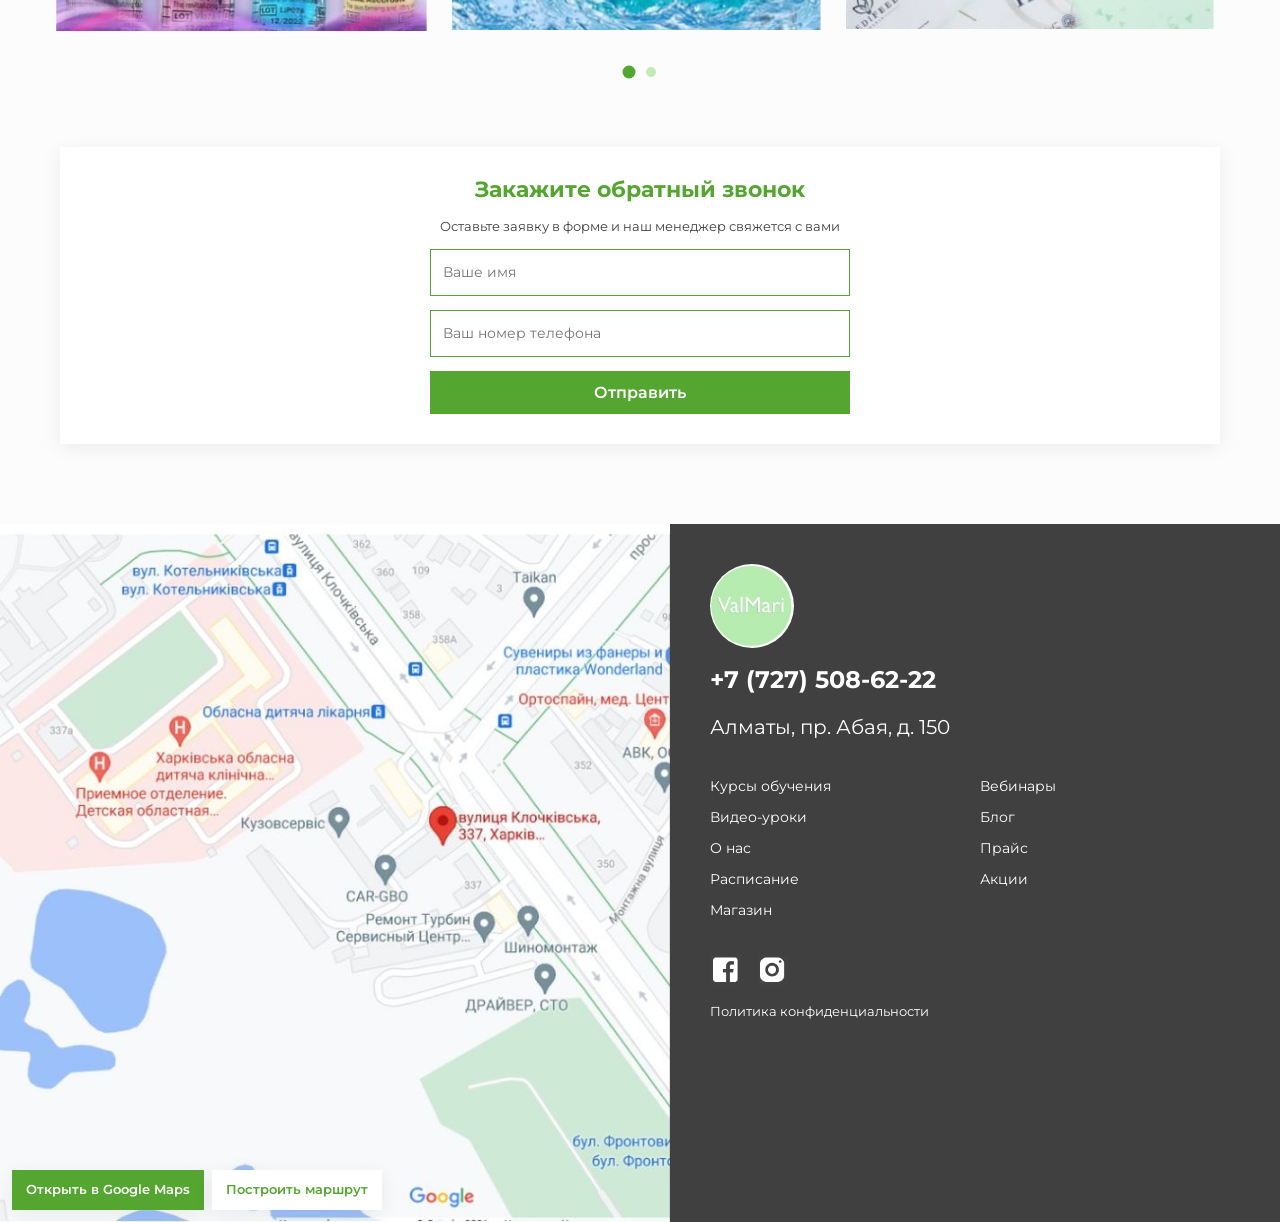
<file: works/Valmari/index.html>
<!DOCTYPE html>
<html lang="ru">
<head>
  <meta charset="utf-8">
  <meta name="viewport" content="width=device-width, initial-scale=1, viewport-fit=cover">
  <meta name="theme-color" content="#fcfcfc">
  <title>ValMari — Учебный центр эстетической косметологии</title>
  <link href="https://fonts.googleapis.com/css2?family=Montserrat:wght@400;500;600;700&display=swap" rel="stylesheet">
  <link href="css/style.css" rel="stylesheet">
  <script>
    (function () {
      var theme = null;
      try { theme = localStorage.getItem('theme'); } catch (e) {}
      if (!theme) theme = window.matchMedia && matchMedia('(prefers-color-scheme: dark)').matches ? 'dark' : 'light';
      document.documentElement.setAttribute('data-theme', theme);
    })();
  </script>
</head>
<body>
  <header>
    <div class="container header-top">
      <a href="#/" class="logo">
        <img src="images/logo.jpg" alt="ValMari">
        <span>Учебный центр<br>эстетической косметологии</span>
      </a>

      <div class="contacts">
        <a href="tel:+77275086222" style="display:flex;align-items:center;gap:10px"><img src="images/phone.png" alt="">+7 (727) 508-62-22</a>
        <a class="social-link" href="https://facebook.com/" target="_blank" rel="noopener"><img src="images/fb.png" alt="Facebook"></a>
        <a class="social-link" href="https://instagram.com/" target="_blank" rel="noopener"><img src="images/ig.png" alt="Instagram"></a>

        <span class="language">
          <button class="language-button" aria-haspopup="true" aria-label="Язык">
            <img class="flag" alt=""><b class="language-code">RU</b><i class="language-chevron"></i>
          </button>
          <span class="language-menu">
            <a data-language="ru" class="active"><img data-flag="ru" alt="">Русский<u></u></a>
            <a data-language="kk"><img data-flag="kk" alt="">Қазақша<u></u></a>
            <a data-language="en"><img data-flag="en" alt="">English<u></u></a>
          </span>
        </span>
        <button id="theme-toggle" type="button" aria-label="Сменить тему" title="Сменить тему"></button>
      </div>

      <button id="menu-toggle" aria-label="Меню">☰</button>
    </div>

    <nav class="container" id="nav"></nav>
  </header>

  <main id="page"></main>

  <footer class="map-section">
    <div class="map-frame" id="map-frame">
      <img src="images/map.jpg" alt="Карта">
      <div class="map-buttons">
        <a class="btn" href="https://www.google.com/maps/search/?api=1&query=Алматы,+проспект+Абая+150" target="_blank" rel="noopener">Открыть в Google Maps</a>
        <a class="btn-secondary" href="https://www.google.com/maps/dir/?api=1&destination=Алматы,+проспект+Абая+150" target="_blank" rel="noopener">Построить маршрут</a>
      </div>
    </div>

    <div class="footer-info">
      <a href="#/" class="logo"><img src="images/logo.jpg" alt="ValMari"></a>
      <b>+7 (727) 508-62-22</b>
      <span style="font-size:20px">Алматы, пр. Абая, д. 150</span>
      <div class="footer-links-grid" id="footer-links"></div>
      <div class="contacts">
        <a href="https://facebook.com/" target="_blank" rel="noopener"><img src="images/fbw.png" alt="Facebook"></a>
        <a href="https://instagram.com/" target="_blank" rel="noopener"><img src="images/igw.png" alt="Instagram"></a>
      </div>
      <a href="#/privacy"><small>Политика конфиденциальности</small></a>
    </div>
  </footer>

  <button id="scroll-top" aria-label="Наверх">↑</button>
  <div id="toast"></div>
  <div id="modal">
    <div>
      <button class="modal-close" aria-label="Закрыть">×</button>
      <span id="modal-body"></span>
    </div>
  </div>

  <script src="js/translations.js"></script>
  <script src="js/templates.js"></script>
  <script src="js/app.js"></script>
</body>
</html>
</file>
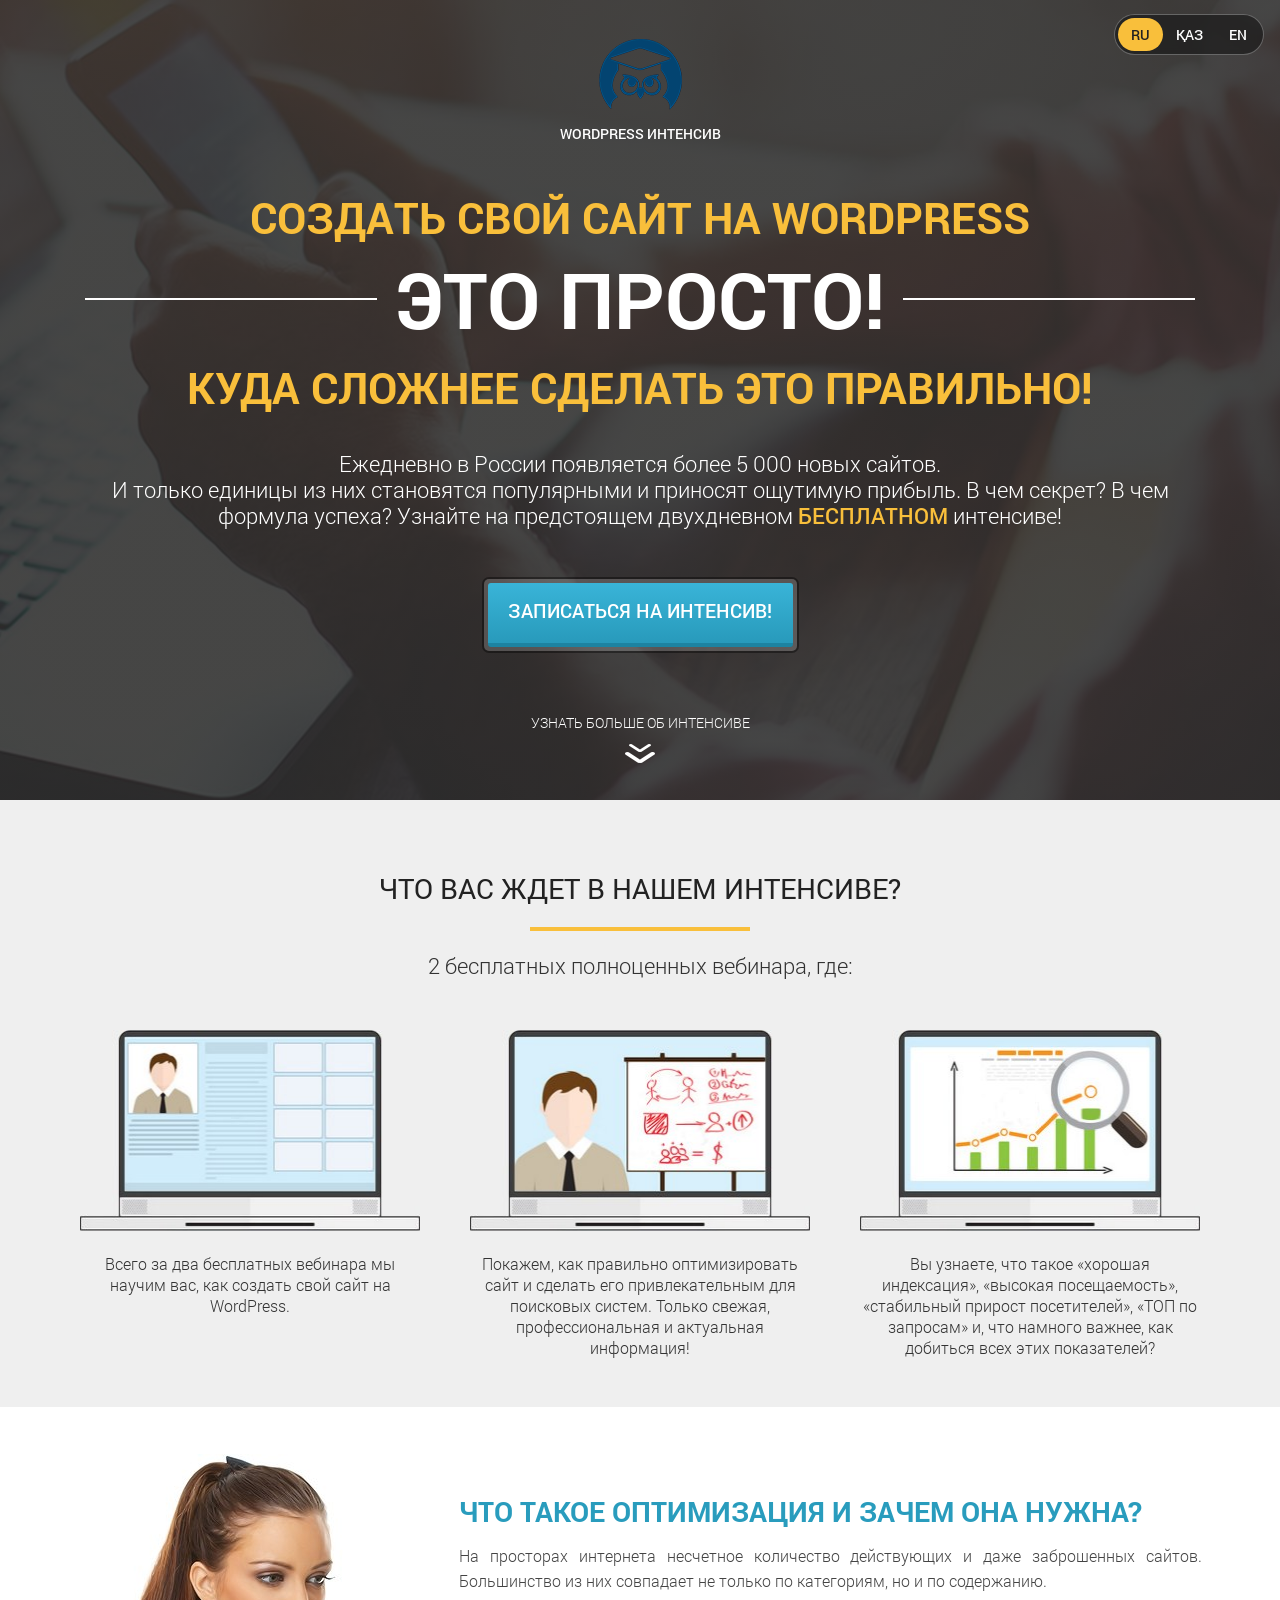
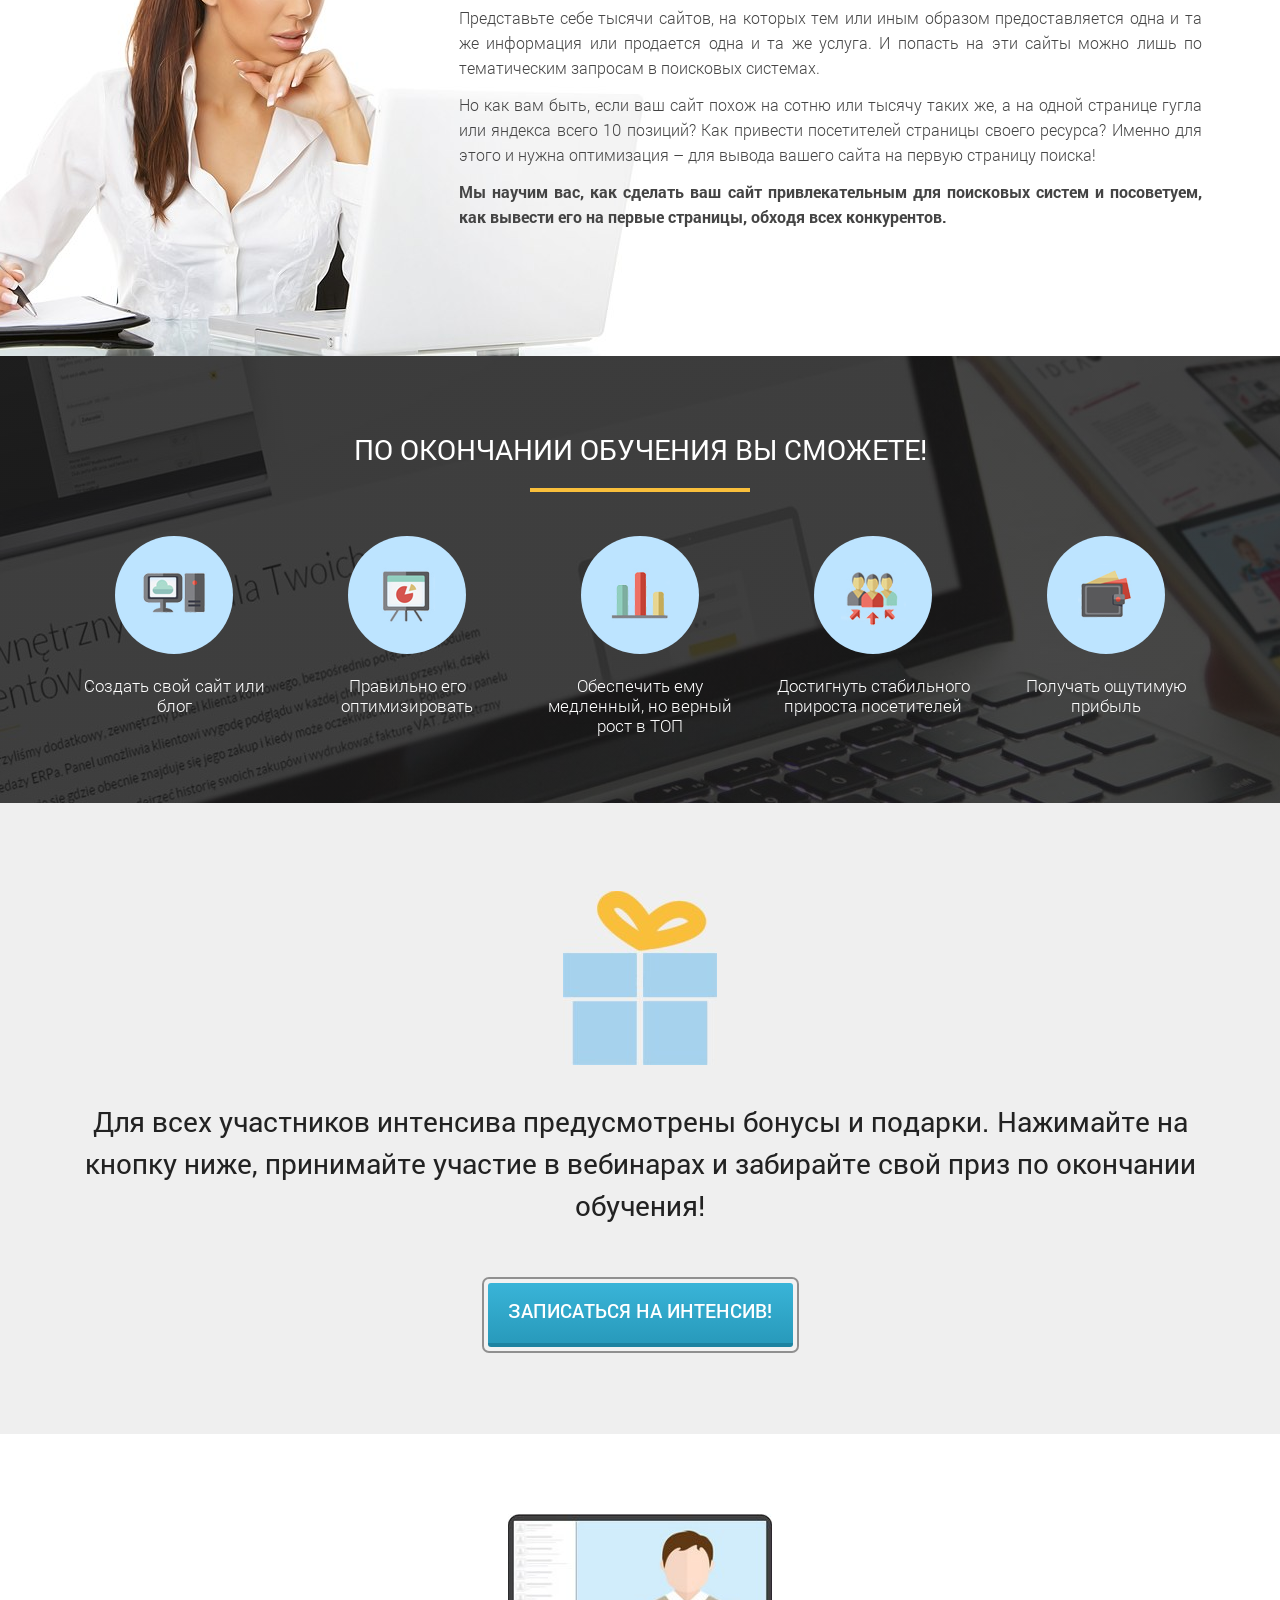
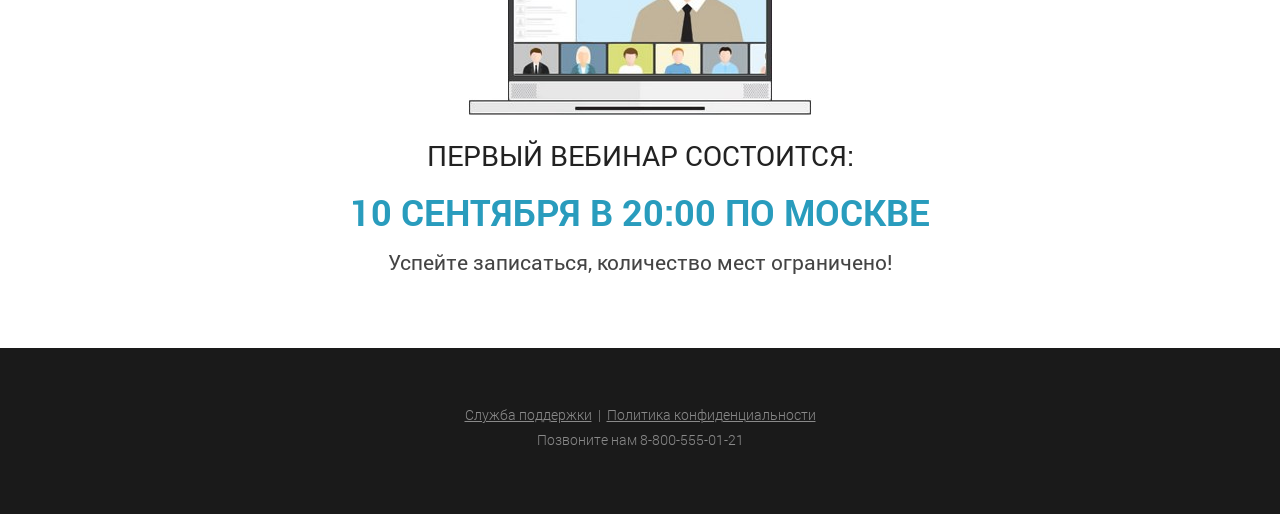
<file: works/Wordpress/index.html>
<!DOCTYPE html>
<html lang="ru"><head><meta charset="utf-8">
<meta name="viewport" content="width=device-width, initial-scale=1, viewport-fit=cover">
<title>WordPress интенсив</title>
<link rel="stylesheet" href="style.css"></head><body id="top">

<div class="lang" id="lang">
  <button data-lang="ru">RU</button><button data-lang="kk">ҚАЗ</button><button data-lang="en">EN</button>
</div>

<section class="hero"><div class="c">
  <img class="o" src="images/owl.png" width="83" height="71" alt=""><div class="brand" data-i="brand">WordPress интенсив</div>
  <div class="y a" data-i="h1a">Создать свой сайт на WordPress</div>
  <div class="big"><i></i><b data-i="big">ЭТО ПРОСТО!</b><i></i></div>
  <div class="y" data-i="h1b">Куда сложнее сделать это правильно!</div>
  <p data-i="heroP">Ежедневно в России появляется более 5 000 новых сайтов.<br>И только единицы из них становятся популярными и приносят ощутимую прибыль. В чем секрет? В чем формула успеха? Узнайте на предстоящем двухдневном <b>БЕСПЛАТНОМ</b> интенсиве!</p>
  <a class="btn" href="#join"><span data-i="btn">Записаться на интенсив!</span></a>
  <a class="more" href="#about"><span data-i="more">Узнать больше об интенсиве</span><img src="images/chevron.png" width="34" height="23" alt=""></a>
</div></section>

<section class="s2" id="about"><div class="c">
  <h2 data-i="s2h">Что вас ждет в нашем интенсиве?</h2><div class="bar"></div>
  <div class="sub" data-i="sub">2 бесплатных полноценных вебинара, где:</div>
  <div class="cols">
    <div><img src="images/laptop-1.jpg" width="342" height="201" alt=""><p data-i="c1">Всего за два бесплатных вебинара мы научим вас, как создать свой сайт на WordPress.</p></div>
    <div><img src="images/laptop-2.jpg" width="342" height="201" alt=""><p data-i="c2">Покажем, как правильно оптимизировать сайт и сделать его привлекательным для поисковых систем. Только свежая, профессиональная и актуальная информация!</p></div>
    <div><img src="images/laptop-3.jpg" width="342" height="201" alt=""><p data-i="c3">Вы узнаете, что такое «хорошая индексация», «высокая посещаемость», «стабильный прирост посетителей», «ТОП по запросам» и, что намного важнее, как добиться всех этих показателей?</p></div>
  </div>
</div></section>

<section class="s3"><img src="images/woman.jpg" width="868" height="502" alt=""><div>
  <h3 data-i="s3h">Что такое оптимизация и зачем она нужна?</h3>
  <p data-i="p1">На просторах интернета несчетное количество действующих и даже заброшенных сайтов. Большинство из них совпадает не только по категориям, но и по содержанию.</p>
  <p data-i="p2">Представьте себе тысячи сайтов, на которых тем или иным образом предоставляется одна и та же информация или продается одна и та же услуга. И попасть на эти сайты можно лишь по тематическим запросам в поисковых системах.</p>
  <p data-i="p3">Но как вам быть, если ваш сайт похож на сотню или тысячу таких же, а на одной странице гугла или яндекса всего 10 позиций? Как привести посетителей страницы своего ресурса? Именно для этого и нужна оптимизация – для вывода вашего сайта на первую страницу поиска!</p>
  <p data-i="p4"><b>Мы научим вас, как сделать ваш сайт привлекательным для поисковых систем и посоветуем, как вывести его на первые страницы, обходя всех конкурентов.</b></p>
</div></section>

<section class="s4"><div class="c">
  <h2 data-i="s4h">По окончании обучения вы сможете!</h2><div class="bar"></div>
  <div class="ic">
    <div><em><img src="images/icon-1.png" alt=""></em><span data-i="i1">Создать свой сайт или блог</span></div>
    <div><em><img src="images/icon-2.png" alt=""></em><span data-i="i2">Правильно его оптимизировать</span></div>
    <div><em><img src="images/icon-3.png" alt=""></em><span data-i="i3">Обеспечить ему медленный, но верный рост в ТОП</span></div>
    <div><em><img src="images/icon-4.png" alt=""></em><span data-i="i4">Достигнуть стабильного прироста посетителей</span></div>
    <div><em><img src="images/icon-5.png" alt=""></em><span data-i="i5">Получать ощутимую прибыль</span></div>
  </div>
</div></section>

<section class="s5" id="join"><div class="c">
  <img src="images/gift.jpg" width="154" height="174" alt="">
  <p data-i="gift">Для всех участников интенсива предусмотрены бонусы и подарки. Нажимайте на кнопку ниже, принимайте участие в вебинарах и забирайте свой приз по окончании обучения!</p>
  <a class="btn" href="#join"><span data-i="btn">Записаться на интенсив!</span></a>
</div></section>

<section class="s6"><div class="c">
  <img src="images/webinar.jpg" width="344" height="201" alt="">
  <h4 data-i="w4">Первый вебинар состоится:</h4><h5 data-i="w5">10 сентября в 20:00 по Москве</h5>
  <p data-i="wp">Успейте записаться, количество мест ограничено!</p>
</div></section>

<footer><a href="#" data-i="f1">Служба поддержки</a> &nbsp;|&nbsp; <a href="#" data-i="f2">Политика конфиденциальности</a><div data-i="f3">Позвоните нам 8-800-555-01-21</div></footer>

<a class="up" id="up" href="#top" aria-label="Наверх"><svg viewBox="0 0 24 24" width="26" height="26" fill="none" stroke="#fff" stroke-width="3" stroke-linecap="round" stroke-linejoin="round"><path d="M5 15l7-7 7 7"/></svg></a>
<script src="script.js"></script>
</body></html>
</file>
<file: css/style.css>
:root{--or:#ffa500;--or2:#ffe3ad;--bg:#fff;--text:#111;--muted:#444;--line:#111;--card:#fff;--bar:#e6e6e6;
box-sizing:border-box;padding-top:env(safe-area-inset-top,0px);padding-bottom:env(safe-area-inset-bottom,0px)}
*,*::before,*::after{box-sizing:inherit}
html{color-scheme:light;background:#fff;scroll-behavior:smooth;scroll-padding-top:env(safe-area-inset-top,0px)}
body{margin:0;background:var(--bg);color:var(--text);font-family:'Open Sans',system-ui,Arial,sans-serif;line-height:1.6;font-size:16px}
a{color:inherit}img{max-width:100%;display:block}
:focus-visible{outline:3px solid var(--or);outline-offset:3px}
.pp{font-family:'Poppins','Open Sans',sans-serif;font-weight:600}

/* menu */
.burger{position:fixed;top:calc(14px + env(safe-area-inset-top,0px));right:20px;z-index:20;width:44px;height:44px;border:0;background:none;cursor:pointer;display:grid;place-content:center;gap:5px}
.burger span{display:block;width:26px;height:3px;background:var(--or)}
.side{position:fixed;inset:0 auto 0 0;width:300px;max-width:85vw;background:var(--or);z-index:40;padding:calc(24px + env(safe-area-inset-top,0px)) 28px calc(28px + env(safe-area-inset-bottom,0px));display:flex;flex-direction:column;transform:translateX(-100%);transition:transform .35s ease;visibility:hidden}
.side.open{transform:none;visibility:visible}
.shade{position:fixed;inset:0;background:rgba(0,0,0,.55);z-index:30;opacity:0;pointer-events:none;transition:opacity .3s}
.shade.open{opacity:1;pointer-events:auto}
.close{align-self:flex-end;width:44px;height:44px;border:0;background:none;cursor:pointer;position:relative}
.close::before,.close::after{content:"";position:absolute;left:8px;right:8px;top:21px;height:3px;background:#111;transform:rotate(45deg)}
.close::after{transform:rotate(-45deg)}
.side nav{margin-top:40px;display:grid;gap:4px}
.side nav a{display:flex;align-items:center;gap:14px;padding:9px 0;text-decoration:none;color:#fff;font-weight:800;font-size:19px;text-transform:uppercase}
.side nav a::before{content:"";width:12px;height:12px;border:2px solid #111;border-radius:50%;flex:none}
.side nav a:hover::before{background:#111}
.side .soc{margin-top:auto;display:flex;gap:18px;justify-content:center}
.side .soc a{color:#111;display:grid;place-content:center;width:34px;height:34px}
svg.i{width:22px;height:22px;fill:currentColor}

/* language switcher */
.lang{position:fixed;top:calc(20px + env(safe-area-inset-top,0px));right:76px;z-index:20;display:flex;background:#fff;border-radius:20px;padding:3px;box-shadow:0 2px 10px rgba(0,0,0,.25)}
.lang button{border:0;background:none;font:700 12px 'Open Sans',sans-serif;color:#111;padding:6px 11px;border-radius:16px;cursor:pointer;min-height:30px}
.lang button:hover{background:var(--or2)}
.lang button.on{background:var(--or);color:#fff}
/* back to top */
.up{position:fixed;right:20px;bottom:calc(20px + env(safe-area-inset-bottom,0px));z-index:15;width:48px;height:48px;border:0;border-radius:50%;background:var(--or);color:#fff;cursor:pointer;display:grid;place-content:center;box-shadow:0 3px 12px rgba(0,0,0,.3);opacity:0;transform:translateY(12px);pointer-events:none;transition:opacity .25s,transform .25s,background .2s}
.up.show{opacity:1;transform:none;pointer-events:auto}
.up:hover{background:#ffb733}
.up svg{width:24px;height:24px}

/* hero */
.hero{position:relative;height:100vh;height:100svh;min-height:560px;background:linear-gradient(90deg,rgba(0,0,0,.5),rgba(0,0,0,0) 60%),#222 url("../img/hero.jpg") center/cover no-repeat;color:#fff}
.hero .in{position:absolute;left:20.4vw;top:26vh}
.rail{position:absolute;left:1.8vw;top:calc(8.2vw);display:flex;flex-direction:column;align-items:center;gap:14px;color:#fff}
.rail a{display:block;color:#fff}
.rail i{display:block;width:2px;height:48px;background:#fff;margin:6px 0 2px}
.rail span{writing-mode:vertical-rl;transform:rotate(180deg);font-weight:600;font-size:14px;letter-spacing:.02em}
.tag{display:inline-block;position:relative;font-weight:600;padding-left:9px;z-index:0}
.tag::before{content:"";position:absolute;left:0;top:50%;width:1.9em;height:1.9em;margin-top:-.95em;margin-left:-.5em;border-radius:50%;background:var(--or);z-index:-1}
.hero .tag{font-size:clamp(14px,.95vw,18px);margin-bottom:10px}
h1{margin:0 0 28px;font-size:clamp(30px,3.4vw,64px);line-height:1.1;font-weight:800;max-width:14ch}
.btns{display:flex;align-items:center;gap:26px}
.btn{display:inline-block;padding:14px 26px;background:var(--or);color:#fff;font-weight:700;font-size:15px;text-decoration:none;border:0;cursor:pointer;font-family:inherit}
.btn:hover{background:#ffb733}
.btns .lnk{color:#fff;font-weight:700;font-size:15px;text-decoration:none}

/* sections */
.sec{padding:clamp(56px,7vw,110px) 7vw}
.wrap{width:min(1100px,100%);margin:0 auto}
.wrap.narrow{width:min(720px,100%)}
.head{margin-bottom:46px}
.head.c{text-align:center}
.head .tag{font-size:17px}
.head h2{margin:14px 0 14px;font-size:clamp(28px,3.4vw,40px);line-height:1.15;font-weight:800}
.head h2+i,.head .ul{display:block;width:64px;height:4px;background:var(--or)}
.head.c .ul{margin:0 auto}
.lead{margin:0 0 36px;max-width:62ch;font-size:16px}
.ab{display:grid;grid-template-columns:1fr 340px;gap:56px;align-items:center}
.ab .feats{grid-template-columns:1fr}
.me{width:100%;aspect-ratio:3/4;object-fit:cover;border-radius:4px}
.feats{display:grid;grid-template-columns:1fr 1fr;gap:28px 40px}
.feat{display:grid;grid-template-columns:48px 1fr;gap:14px}
.ico{width:48px;height:48px;border-radius:50%;background:var(--or);display:grid;place-content:center;font-weight:800;font-size:13px;color:#111}
.feat h3,.tl h4,.card h3,.price h4{margin:2px 0 6px;font-family:'Poppins','Open Sans',sans-serif;font-size:17px;font-weight:600}
.feat p,.tl p,.card p{margin:0;color:var(--muted);font-size:14.5px}
/* experience */
.cols{display:grid;grid-template-columns:1fr 1fr;gap:60px}
.col>h3{position:relative;margin:0 0 30px 44px;font-size:20px;font-weight:700}
.col>h3::before{content:"";position:absolute;left:-44px;top:7px;width:13px;height:13px;border-radius:50%;background:var(--or);margin-left:-6px}
.col{border-left:2px solid var(--line);margin-left:7px;padding-bottom:6px}
.col>h3{margin-left:44px}
.tl{position:relative;margin:0 0 34px 44px}
.tl::before{content:"";position:absolute;left:-44px;top:22px;width:44px;height:2px;background:var(--line)}
.tl .ico{position:absolute;left:0;top:0;width:40px;height:40px;font-size:11px}
.tl .t{margin-left:52px;min-height:40px}
.tl h4{margin:0}
.tl small{display:block;font-size:13.5px;color:var(--muted)}
.tl p{margin-top:10px}
/* skills */
.cards{display:grid;grid-template-columns:repeat(4,1fr);gap:14px}
.card{border:1px solid var(--line);background:var(--card);padding:30px 28px 26px}
.logo{width:56px;height:56px;margin-bottom:26px}.logo svg{width:100%;height:100%;display:block}
.bars{display:grid;grid-template-columns:repeat(3,1fr);gap:26px 40px;margin-top:60px}
.bar b{display:flex;justify-content:space-between;font-family:'Poppins',sans-serif;font-size:14px;font-weight:600;margin-bottom:8px}
.bar b span:first-child{position:relative;z-index:0;padding-left:8px}
.bar b span:first-child::before{content:"";position:absolute;left:-6px;top:50%;width:26px;height:26px;margin-top:-13px;border-radius:50%;background:var(--or);z-index:-1}
.bar div{height:9px;background:var(--bar)}
.bar div i{display:block;height:100%;background:var(--or)}
/* works */
.gal{display:grid;grid-template-columns:repeat(4,1fr);grid-template-rows:repeat(2,minmax(0,1fr));gap:5px;width:min(1180px,100%);margin:0 auto}
.gal a{position:relative;display:block;overflow:hidden;aspect-ratio:1/1;background:#222;color:#fff;text-decoration:none}
.gal a img{position:absolute;inset:0;width:100%;height:100%;object-fit:cover;transition:transform .5s}
.gal a:hover img,.gal a:focus-visible img{transform:scale(1.05)}
.gal .w{grid-column:span 2;aspect-ratio:auto}
.gal .t{grid-row:span 2;aspect-ratio:auto}
.gal span{position:absolute;left:0;right:0;bottom:0;padding:34px 16px 14px;background:linear-gradient(transparent,rgba(0,0,0,.82));display:grid;gap:2px;font-size:13px}
.gal span b{font-size:16px}.gal span em{font-style:normal;color:var(--or);font-weight:700;margin-top:4px}
/* price */
.prices{display:grid;grid-template-columns:1fr 1fr;gap:28px 120px;width:min(1000px,100%);margin:0 auto}
.price{position:relative;padding-left:26px}
.price::before{content:"";position:absolute;left:0;top:6px;width:14px;height:14px;border-radius:50%;background:var(--or)}
.price h4{display:flex;justify-content:space-between;gap:16px;margin:0 0 4px;font-size:15px}
.price p{margin:0;font-size:13.5px;color:var(--muted)}
/* contacts */
.wrap.ctg{width:min(1000px,100%);display:grid;grid-template-columns:320px 1fr;gap:56px;align-items:start}
.cph{width:100%;aspect-ratio:3/4;object-fit:cover;border-radius:4px}
.ct h2{margin:14px 0 14px}
.ct .lbl{font-weight:700;font-style:italic;margin:26px 0 12px}
.ct .soc2{display:flex;gap:16px;margin-bottom:26px}
.ct .soc2 a{width:40px;height:40px;display:grid;place-content:center}
.ct .soc2 svg{width:32px;height:32px}
.ct .fl{display:grid;grid-template-columns:1fr 1fr;gap:20px;margin:10px 0 20px}
.fld{display:block;position:relative}
.fld span{position:absolute;left:10px;top:-8px;background:var(--bg);padding:0 4px;font-size:11px;color:var(--muted)}
.fld input,.fld textarea{width:100%;border:1px solid var(--line);background:transparent;color:var(--text);padding:14px 12px;font:inherit;font-size:14px;border-radius:2px}
.fld textarea{height:170px;resize:vertical}
.act{display:flex;align-items:center;gap:20px;flex-wrap:wrap;margin-top:22px;font-size:11.5px}
.act a{color:#1a5fd0}
.ok{margin-top:14px;font-size:14px;color:var(--muted)}
footer{padding:26px 7vw;text-align:center;font-size:14px;background:#fff;color:#666;border-top:1px solid #e5e5e5}

@media (max-width:900px){
 .hero{background:linear-gradient(rgba(0,0,0,.25),rgba(0,0,0,.45)),#222 url("../img/hero-mobile.jpg") 42% 60%/cover no-repeat}
 .ab{grid-template-columns:1fr}.me{max-width:340px}.cards{grid-template-columns:1fr 1fr}.feats,.cols,.prices,.bars{grid-template-columns:1fr}.prices{gap:22px}
 .hero .in{left:8vw;right:6vw;top:auto;bottom:14vh}.rail{display:none}
 h1{font-size:34px}.gal{grid-template-columns:1fr 1fr}.gal .t{grid-row:auto;aspect-ratio:1/1}.gal .w{grid-column:span 2;aspect-ratio:2/1}
 .ct .fl{grid-template-columns:1fr}
 .wrap.ctg{grid-template-columns:1fr;gap:32px}.cph{max-width:320px}
 .lang{right:72px}
}
@media (max-width:520px){.cards{grid-template-columns:1fr}}
@media (prefers-reduced-motion:reduce){*{transition:none!important;scroll-behavior:auto!important}}
</file>
<file: works/Karizma/css/style.css>
:root {
  --bg: #15161a;
  --bg-deep: #0f1013;
  --panel: #23262e;
  --panel-2: #1c1e24;
  --line: #2e323b;
  --text: #ffffff;
  --muted: #b9bcc4;
  --orange: #ff7a1a;
  --yellow: #ffb81c;
  --grad: linear-gradient(90deg, #ff5a2b 0%, #ff9a1f 55%, #ffc21f 100%);
  --pad: clamp(20px, 2.7vw, 52px);
  --font: "Montserrat", "Segoe UI", Arial, sans-serif;
}

*, *::before, *::after { box-sizing: border-box; }
html { scroll-behavior: smooth; scroll-padding-top: 90px; }
body {
  margin: 0;
  background: var(--bg);
  color: var(--text);
  font-family: var(--font);
  font-size: 16px;
  line-height: 1.4;
  -webkit-font-smoothing: antialiased;
  overflow-x: hidden;
}
img { max-width: 100%; display: block; }
a { color: inherit; text-decoration: none; }
button { font: inherit; color: inherit; cursor: pointer; }
ul { list-style: none; margin: 0; padding: 0; }
h1, h2, h3, p { margin: 0; }
:focus-visible { outline: 2px solid var(--yellow); outline-offset: 3px; }
.accent { color: var(--orange); font-weight: 700; }
.br-m { display: none; }

/* ---------- buttons ---------- */
.btn {
  display: inline-flex; align-items: center; justify-content: center;
  height: 64px; padding: 0 44px; border-radius: 40px;
  font-weight: 800; font-size: 12px; letter-spacing: .08em; text-transform: uppercase;
  border: 1px solid transparent; white-space: nowrap;
  transition: transform .2s, filter .2s, background .2s, color .2s;
}
.btn:hover { transform: translateY(-2px); }
.btn--grad { background: var(--grad); color: #1a1208; box-shadow: 0 10px 30px rgba(255,120,30,.28); height: 72px; padding: 0 56px; }
.btn--grad:hover { filter: brightness(1.08); }
.btn--white { background: #fff; color: #111; }
.btn--outline { border-color: #3a3e48; color: #fff; background: rgba(255,255,255,.02); }
.btn--outline:hover { background: rgba(255,255,255,.08); }
.btn--block { display: flex; width: 100%; max-width: 100%; }

/* ---------- typography ---------- */
.title { font-weight: 900; font-size: clamp(32px, 3.4vw, 66px); line-height: 1.05; text-transform: uppercase; letter-spacing: .01em; }
.subtitle { margin-top: 28px; font-weight: 400; font-size: clamp(14px, 1.1vw, 21px); text-transform: uppercase; letter-spacing: .03em; line-height: 1.7; }

/* ---------- header ---------- */
.header {
  position: absolute; z-index: 20; inset: 0 0 auto 0;
  display: flex; align-items: center; justify-content: space-between; gap: 24px;
  padding: 36px var(--pad);
}
.logo img { height: clamp(26px, 2.8vw, 54px); width: auto; }
.header__contacts { display: flex; align-items: center; gap: clamp(20px, 4vw, 80px); margin-left: auto; margin-right: clamp(20px, 5vw, 110px); }
.header__actions { display: flex; gap: 16px; }
.header__actions .btn { height: 58px; padding: 0 38px; }
.pill { display: inline-flex; align-items: center; gap: 16px; font-size: 14px; font-weight: 500; }
.pill--metro { color: var(--orange); }
.pill__icon {
  width: 56px; height: 56px; border-radius: 50%; background: rgba(255,255,255,.07);
  display: grid; place-items: center; flex: none;
}
.pill__icon svg { width: 22px; height: 22px; fill: rgba(255,255,255,.35); }
.pill--metro .pill__icon svg { fill: rgba(255,255,255,.35); }
.burger { display: none; }

/* ---------- mobile menu ---------- */
.menu {
  position: fixed; inset: 0 0 auto 0; z-index: 100; background: #23262e;
  padding: 36px 20px 40px; display: flex; flex-direction: column; gap: 20px;
  box-shadow: 0 30px 80px rgba(0,0,0,.6);
}
.menu[hidden] { display: none; }
.menu__top { display: flex; align-items: center; justify-content: space-between; margin-bottom: 14px; }
.menu__logo { height: 28px; width: auto; }
.menu__close { background: none; border: 0; padding: 4px; }
.menu__close svg { width: 28px; height: 28px; stroke: var(--orange); stroke-width: 2.4; fill: none; stroke-linecap: round; }
.menu__row { display: flex; align-items: center; gap: 20px; }
.menu__circle { width: 60px; height: 60px; border-radius: 50%; background: rgba(255,255,255,.08); display: grid; place-items: center; color: rgba(255,255,255,.45); flex: none; }
.menu__circle svg { width: 28px; height: 28px; }
.menu__metro { color: var(--orange); font-weight: 500; font-size: 14px; }
.menu__phone { font-weight: 500; font-size: 14px; }

/* ---------- hero ---------- */
.hero {
  position: relative; min-height: clamp(640px, 46vw, 900px); overflow: hidden;
  background: radial-gradient(60% 80% at 62% 35%, #1b2336 0%, #101116 60%, #0c0d10 100%);
  padding: clamp(150px, 12vw, 240px) var(--pad) 60px;
}
.hero__glow { position: absolute; inset: 0; background: radial-gradient(40% 50% at 78% 40%, rgba(60,90,200,.25), transparent 70%); pointer-events: none; }
.hero__dancer {
  position: absolute; right: 13%; bottom: 0; height: 100%; width: auto; max-width: none;
  object-fit: contain; object-position: bottom;
  mask-image: linear-gradient(to bottom, #000 80%, transparent 100%);
}
.hero__content { position: relative; z-index: 3; max-width: 52%; }
.hero__kicker { font-weight: 400; font-size: clamp(18px, 1.55vw, 31px); text-transform: uppercase; letter-spacing: .04em; margin-bottom: 20px; }
.hero__title { font-weight: 900; font-size: clamp(32px, 3.05vw, 62px); line-height: 1.12; text-transform: uppercase; }
.tag { display: inline-block; vertical-align: middle; margin-left: 6px; padding: 5px 14px; border-radius: 20px; background: rgba(255,255,255,.1); font-size: 12px; font-weight: 500; text-transform: none; letter-spacing: 0; }
.hero__checks { display: flex; gap: clamp(18px, 2.3vw, 40px); margin: 44px 0 52px; }
.hero__checks li { display: flex; align-items: center; gap: 16px; font-size: clamp(12px, .9vw, 15px); line-height: 1.35; }
.check {
  flex: none; width: 46px; height: 46px; border-radius: 50%; background: #2c2f38; position: relative;
}
.check::after { content: ""; position: absolute; left: 15px; top: 14px; width: 14px; height: 8px; border-left: 2px solid #6d727d; border-bottom: 2px solid #6d727d; transform: rotate(-45deg); }
.hero__badge {
  position: absolute; z-index: 4; left: 47%; top: 55%; width: 250px; height: 250px; border-radius: 50%;
  display: flex; flex-direction: column; align-items: center; justify-content: center; text-align: center;
  background: radial-gradient(circle, rgba(60,50,10,.9) 0%, rgba(40,32,10,.85) 100%);
  border: 3px solid #b9902a; box-shadow: 0 0 0 14px rgba(185,144,42,.18), 0 0 60px rgba(255,184,28,.2);
}
.hero__badge-24 { position: absolute; top: 6px; right: 36px; width: 28px; height: 28px; border-radius: 50%; background: #2a2a2a; border: 2px solid #ffb81c; font-size: 11px; font-weight: 800; display: grid; place-items: center; }
.hero__badge-small { font-size: 14px; font-weight: 700; color: #d9d2c0; }
.hero__badge strong { font-size: 21px; font-weight: 900; color: var(--yellow); margin-top: 6px; }
.hero__side { position: absolute; z-index: 4; bottom: 40px; writing-mode: vertical-rl; transform: rotate(180deg); font-size: 11px; text-transform: uppercase; letter-spacing: .12em; color: rgba(255,255,255,.4); }
.hero__side--left { left: 36%; }
.hero__side--right { right: 26px; color: var(--orange); }
.hero__tg {
  position: absolute; z-index: 4; right: 46px; top: 55%; width: 92px; height: 92px; border-radius: 50%;
  background: linear-gradient(135deg, #ff5a2b, #ffa81f); display: grid; place-items: center; box-shadow: 0 10px 40px rgba(255,100,30,.4);
}
.hero__tg svg { width: 38px; height: 38px; }

/* ---------- strip ---------- */
.strip { display: grid; grid-template-columns: repeat(4, 1fr); background: var(--panel-2); }
.strip__item { display: flex; align-items: center; gap: 22px; padding: 40px var(--pad); font-size: 14px; }
.strip__item:nth-child(odd) { background: #23262e; }
.strip__item:nth-child(even) { background: #2a2d36; }
.strip__item img { width: 56px; height: auto; flex: none; }
.dash { width: 28px; height: 1px; background: #4a4e58; flex: none; }

/* ---------- halls ---------- */
.halls { display: grid; grid-template-columns: minmax(300px, 26.7%) 1fr; background: var(--bg); }
.halls__info { padding: 100px var(--pad) 60px; display: flex; flex-direction: column; align-items: flex-start; }
.halls__tabs { display: flex; flex-wrap: wrap; gap: 8px 22px; margin: 64px 0 28px; }
.halls__tab { background: none; border: 0; padding: 4px 0; font-size: 11px; font-weight: 700; letter-spacing: .06em; color: #6d727d; text-transform: uppercase; }
.halls__tab.active { color: var(--yellow); }
.halls__specs { display: flex; flex-direction: column; gap: 14px; margin-bottom: 70px; }
.halls__specs li { display: inline-flex; align-items: center; gap: 14px; padding: 8px 40px 8px 12px; background: linear-gradient(90deg, #262a33, transparent); font-size: 13px; width: fit-content; }
.halls__specs svg { width: 18px; height: 18px; color: #c9ccd3; }
.counter { display: flex; align-items: center; gap: 22px; margin-bottom: 56px; }
.counter__num { font-size: 13px; color: var(--muted); }
.counter__num b { color: #fff; font-size: 15px; margin-right: 2px; }
.round { width: 60px; height: 60px; border-radius: 50%; border: 1px solid #3a3e48; background: transparent; display: grid; place-items: center; transition: background .2s; }
.round svg { width: 20px; height: 20px; stroke: #6d727d; stroke-width: 2; fill: none; stroke-linecap: round; stroke-linejoin: round; }
.round--active { background: #2f333d; border-color: #2f333d; }
.round--active svg { stroke: #fff; }
.round:hover { background: #3a3e48; }

.halls__gallery { display: flex; flex-direction: column; min-width: 0; }
.halls__main { flex: 1; min-height: 420px; overflow: hidden; background: #000; }
.halls__main img { width: 100%; height: 100%; object-fit: cover; transition: opacity .25s; }
.halls__thumbs { display: grid; grid-auto-flow: column; grid-auto-columns: 20%; height: clamp(90px, 8vw, 160px); overflow-x: auto; scrollbar-width: none; }
.halls__thumbs::-webkit-scrollbar { display: none; }
.halls__thumbs button { position: relative; border: 0; padding: 0; background: #000; overflow: hidden; }
.halls__thumbs img { width: 100%; height: 100%; object-fit: cover; opacity: .55; transition: opacity .2s; }
.halls__thumbs button:hover img, .halls__thumbs button.active img { opacity: 1; }
.halls__thumbs button.active::after { content: ""; position: absolute; left: 0; right: 0; bottom: 0; height: 3px; background: var(--grad); }

/* ---------- advantages ---------- */
.adv { padding: 90px var(--pad) 90px; background: var(--bg); }
.adv__layout { display: grid; grid-template-columns: 1fr minmax(260px, 24%); gap: clamp(30px, 6vw, 120px); margin-top: 56px; align-items: stretch; }
.adv__grid { display: grid; grid-template-columns: repeat(3, 1fr); gap: 16px; }
.card { background: var(--panel); padding: 44px 36px 36px; min-height: 280px; display: flex; flex-direction: column; }
.card img { height: 52px; width: auto; align-self: flex-start; margin-bottom: 34px; }
.card h3 { font-size: 14px; font-weight: 800; line-height: 1.4; margin-bottom: 18px; }
.card__list { display: grid; gap: 10px; font-size: 12px; color: var(--muted); }
.card__list li { position: relative; padding-left: 24px; }
.card__list li::before {
  content: ""; position: absolute; left: 0; top: 1px; width: 11px; height: 11px; border-radius: 50%;
  border: 1px solid var(--orange);
}
.card__list li::after { content: ""; position: absolute; left: 3.500px; top: 4px; width: 4px; height: 2.500px; border-left: 1.200px solid var(--orange); border-bottom: 1.200px solid var(--orange); transform: rotate(-45deg); }
.adv__mic { position: relative; display: flex; flex-direction: column; align-items: center; justify-content: flex-end; gap: 30px; }
.adv__mic img { position: absolute; inset: -40px 0 80px; margin: auto; height: calc(100% - 40px); width: auto; object-fit: contain; mix-blend-mode: lighten; }
.adv__mic .btn { position: relative; margin-top: 380px; }

/* ---------- steps ---------- */
.steps { padding: 90px 0 100px; background: var(--bg-deep); overflow: hidden; }
.steps__head { display: flex; justify-content: space-between; align-items: flex-start; padding: 0 var(--pad); gap: 24px; }
.counter--right { margin: 0; }
.steps__track {
  display: flex; gap: clamp(30px, 4vw, 70px); margin-top: 60px; padding: 0 var(--pad) 10px;
  overflow-x: auto; scroll-snap-type: x mandatory; scrollbar-width: none;
}
.steps__track::-webkit-scrollbar { display: none; }
.step { flex: 0 0 clamp(190px, 14.5vw, 270px); scroll-snap-align: start; opacity: .75; transition: opacity .25s, transform .25s; position: relative; }
.step.active { opacity: 1; }
.step__phone {
  position: relative; border-radius: 26px; border: 4px solid #2a2d33; background: #e9f0e6; overflow: hidden;
  aspect-ratio: 252 / 360; box-shadow: 0 20px 50px rgba(0,0,0,.5);
}
.step.active .step__phone { border-color: #4b505a; }
.step__phone img { width: 100%; height: 100%; object-fit: cover; object-position: top; }
.step__chat { padding: 10px; font-size: 8px; color: #222; height: 100%; background: linear-gradient(#a9c99a, #d7e5c5); display: flex; flex-direction: column; gap: 6px; }
.step__chat-bar { background: #f6f6f6; margin: -10px -10px 4px; padding: 8px 10px; font-weight: 700; font-size: 8px; color: #333; }
.bubble { background: #fff; border-radius: 8px; padding: 6px 8px; max-width: 85%; line-height: 1.3; }
.bubble--me { align-self: flex-end; background: #d9f8c4; }
.step__keys { margin-top: auto; display: grid; grid-template-columns: 1fr 1fr; gap: 4px; }
.step__keys span { background: #fff; border-radius: 5px; padding: 6px 4px; text-align: center; font-size: 8px; }
.step__badge { position: absolute; top: -10px; right: -10px; width: 34px; height: 34px; border-radius: 50%; background: var(--grad); color: #1a1208; font-weight: 800; font-size: 14px; display: none; place-items: center; z-index: 2; }
.step.active .step__badge { display: grid; }
.step__cap { display: flex; align-items: center; gap: 14px; margin-top: 28px; font-size: 12px; line-height: 1.35; color: var(--muted); }
.step__cap svg { width: 28px; height: 28px; flex: none; stroke: var(--orange); fill: none; stroke-width: 1.5; stroke-linecap: round; stroke-linejoin: round; }
.step__cap a { color: var(--orange); }

/* ---------- FAQ ---------- */
.faq { padding: 100px var(--pad) 100px; background: var(--bg); }
.faq__layout { display: grid; grid-template-columns: 1fr minmax(280px, 33%); gap: clamp(30px, 6vw, 130px); margin-top: 56px; align-items: start; }
.faq__list { display: grid; gap: 16px; }
.faq__item { background: var(--panel); }
.faq__q { width: 100%; display: flex; align-items: center; justify-content: space-between; gap: 20px; padding: 28px 30px; background: none; border: 0; font-weight: 800; font-size: 14px; text-align: left; }
.faq__q i { width: 40px; height: 40px; flex: none; background: #3a3e48; position: relative; }
.faq__q i::after { content: ""; position: absolute; left: 14px; top: 13px; width: 9px; height: 9px; border-right: 2px solid #fff; border-bottom: 2px solid #fff; transform: rotate(45deg); transition: transform .25s, top .25s; }
.faq__item.open .faq__q i::after { transform: rotate(-135deg); top: 17px; }
.faq__item.open .faq__q i { background: #3a3e48; }
.faq__a { display: grid; grid-template-rows: 0fr; transition: grid-template-rows .3s ease; }
.faq__a > div { overflow: hidden; padding: 0 30px; color: var(--muted); font-size: 12px; line-height: 1.8; }
.faq__a p + p { margin-top: 14px; }
.faq__item.open .faq__a { grid-template-rows: 1fr; }
.faq__item.open .faq__a > div { padding-bottom: 32px; }
.faq__note { display: flex; flex-direction: column; align-items: flex-start; gap: 24px; }
.faq__note p { font-weight: 800; font-size: clamp(16px, 1.2vw, 23px); line-height: 1.6; }
.faq__note img { width: 100%; max-width: 420px; mix-blend-mode: lighten; margin: 10px 0; }
.faq__note .btn { align-self: center; }

/* ---------- footer ---------- */
.footer {
  display: flex; align-items: center; justify-content: space-between; gap: 28px; flex-wrap: wrap;
  padding: 40px var(--pad); background: var(--bg-deep); position: relative;
}
.footer__items { display: flex; gap: clamp(20px, 3vw, 60px); flex-wrap: wrap; }
.footer .pill { font-size: 12px; color: var(--muted); }
.footer .pill__icon { width: 46px; height: 46px; }
.footer .btn { height: 52px; padding: 0 34px; margin-right: 50px; }
.footer__up-label { position: absolute; right: 20px; bottom: 40px; writing-mode: vertical-rl; transform: rotate(180deg); font-size: 9px; text-transform: uppercase; letter-spacing: .12em; color: rgba(255,255,255,.35); }
.to-top {
  position: fixed; right: clamp(16px, 3vw, 60px); bottom: 40px; z-index: 50; width: 60px; height: 60px; border-radius: 50%;
  border: 0; background: #3a3e48; display: grid; place-items: center; opacity: 0; pointer-events: none; transition: opacity .25s, transform .25s;
}
.to-top.show { opacity: 1; pointer-events: auto; }
.to-top:hover { transform: translateY(-3px); }
.to-top svg { width: 20px; height: 20px; stroke: #fff; stroke-width: 2; fill: none; stroke-linecap: round; stroke-linejoin: round; }

/* ================= tablet ================= */
@media (max-width: 1280px) {
  .header__contacts .pill:not(.pill--metro) span:last-child { font-size: 13px; }
  .hero__content { max-width: 60%; }
  .hero__checks { flex-wrap: wrap; }
  .hero__badge { left: 42%; top: 62%; width: 210px; height: 210px; }
  .adv__grid { grid-template-columns: repeat(2, 1fr); }
  .halls { grid-template-columns: 1fr; }
  .halls__main { aspect-ratio: 16/9; min-height: 0; flex: none; }
  .halls__info { padding-bottom: 40px; }
}

/* ================= mobile (360 design) ================= */
@media (max-width: 860px) {
  :root { --pad: 20px; }
  .br-m { display: inline; }
  .br-d { display: none; }
  .btn { height: 56px; font-size: 11px; }
  .btn--grad { height: 60px; padding: 0 34px; }

  .header { padding: 22px var(--pad); }
  .header__contacts, .header__actions { display: none; }
  .logo img { height: 26px; }
  .burger { display: grid; gap: 7px; margin-left: auto; width: 34px; padding: 6px 0; background: none; border: 0; }
  .burger span { height: 2px; background: var(--orange); width: 100%; border-radius: 2px; }
  .burger span:last-child { width: 70%; justify-self: end; }

  .hero { min-height: 0; padding: 98px var(--pad) 0; }
  .hero__dancer { right: -18%; top: 150px; bottom: auto; height: 420px; opacity: .85; z-index: 1; }
  .hero__content { max-width: 100%; padding-bottom: 20px; z-index: 3; }
  .hero__kicker { font-size: 14px; margin-bottom: 16px; }
  .hero__title { font-size: 32px; line-height: 1.12; }
  .tag { display: block; width: fit-content; margin: 10px 0 0; }
  .hero__checks { flex-direction: column; gap: 22px; margin: 26px 0 0; }
  .hero__checks li { font-size: 14px; max-width: 120px; align-items: center; }
  .hero__checks li:nth-child(n) { max-width: 160px; }
  .check { width: 42px; height: 42px; }
  .check::after { left: 13px; top: 12px; }
  .hero__badge { position: relative; left: auto; top: auto; width: 190px; height: 190px; margin: 40px auto 30px; }
  .hero__content .btn { width: 100%; }
  .hero__content { display: flex; flex-direction: column; }
  .hero__content .btn { order: 3; margin-top: 10px; }
  .hero__side, .hero__tg { display: none; }
  .hero { padding-bottom: 34px; }

  .strip { grid-template-columns: 1fr 1fr; }
  .strip__item { flex-direction: column; align-items: flex-start; gap: 14px; padding: 26px 20px; font-size: 14px; }
  .strip__item img { width: 44px; }
  .strip__item .dash { display: none; }

  .halls__info { padding: 56px var(--pad) 30px; }
  .halls__tabs { margin: 36px 0 24px; }
  .halls__specs { margin-bottom: 40px; }
  .counter { margin-bottom: 36px; gap: 16px; }
  .round { width: 52px; height: 52px; }
  .halls__main { aspect-ratio: 4/3; }
  .halls__thumbs { grid-auto-columns: 33.333%; height: 80px; }

  .adv { padding: 60px var(--pad); }
  .adv__layout { grid-template-columns: 1fr; margin-top: 36px; }
  .adv__grid { grid-template-columns: 1fr 1fr; gap: 10px; }
  .card { padding: 26px 18px; min-height: 0; }
  .card img { height: 44px; margin-bottom: 20px; }
  .card h3 { font-size: 13px; }
  .card__list { font-size: 11px; }
  .adv__mic { align-items: stretch; }
  .adv__mic img { position: static; height: 300px; margin: 0 auto 10px; inset: auto; }
  .adv__mic .btn { margin-top: 0; width: 100%; }

  .steps { padding: 60px 0; }
  .steps__head { flex-direction: column; gap: 24px; }
  .steps__track { margin-top: 36px; gap: 24px; }
  .step { flex-basis: 70vw; }

  .faq { padding: 60px var(--pad); }
  .faq__layout { grid-template-columns: 1fr; margin-top: 36px; }
  .faq__q { padding: 22px 16px; font-size: 14px; }
  .faq__a > div { padding: 0 16px; }
  .faq__note { margin-top: 20px; }
  .faq__note .btn { align-self: stretch; }

  .footer { flex-direction: column; align-items: flex-start; padding: 40px var(--pad) 50px; }
  .footer__items { flex-direction: column; gap: 18px; }
  .footer .btn { width: 100%; margin-right: 0; }
  .footer__up-label { display: none; }
  .to-top { width: 52px; height: 52px; bottom: 20px; }
}

@media (prefers-reduced-motion: reduce) {
  * { transition: none !important; scroll-behavior: auto !important; }
}


/* =====================================================================
   ДОРАБОТКА ПО МАКЕТУ
   ===================================================================== */
:root { --gold: #ffb81c; --card-a: #272a33; --card-b: #1e2026; }

/* ---------- шапка ---------- */
.header__contacts { margin-right: clamp(20px, 6vw, 120px); }
.header__actions .btn { height: 64px; padding: 0 clamp(30px, 2.8vw, 54px); }
.pill-m { display: none; }

/* ---------- hero ---------- */
.hero { background: #17181c; }
.hero::before {
  content: ""; position: absolute; z-index: 0; top: 11%; bottom: 0; left: 42%; right: 4%;
  background: linear-gradient(90deg, #17181c 0%, rgba(23,24,28,.55) 30%, rgba(23,24,28,.25) 100%),
              linear-gradient(rgba(14,18,34,.55), rgba(14,18,34,.55)),
              url(../img/hall3.jpg) center / cover;
}
.hero__glow { display: none; }
.hero__dancer { right: 17%; z-index: 1; height: 106%; bottom: 0; top: auto; mask-image: none; }
.hero__kicker { font-size: clamp(18px, 2.2vw, 44px); letter-spacing: .02em; margin-bottom: 26px; }
.hero__title { font-size: clamp(32px, 4.3vw, 86px); line-height: 1.1; }
.tag { font-size: clamp(11px, .8vw, 15px); padding: 6px 16px; background: rgba(255,255,255,.14); vertical-align: middle; }
.hero__checks li { font-size: clamp(12px, 1vw, 19px); }
.check, .step__phone .check { clip-path: polygon(100.0% 50.0%,96.4% 56.1%,98.3% 62.9%,93.2% 67.9%,93.3% 75.0%,87.1% 78.5%,85.4% 85.4%,78.5% 87.1%,75.0% 93.3%,67.9% 93.2%,62.9% 98.3%,56.1% 96.4%,50.0% 100.0%,43.9% 96.4%,37.1% 98.3%,32.1% 93.2%,25.0% 93.3%,21.5% 87.1%,14.6% 85.4%,12.9% 78.5%,6.7% 75.0%,6.8% 67.9%,1.7% 62.9%,3.6% 56.1%,0.0% 50.0%,3.6% 43.9%,1.7% 37.1%,6.8% 32.1%,6.7% 25.0%,12.9% 21.5%,14.6% 14.6%,21.5% 12.9%,25.0% 6.7%,32.1% 6.8%,37.1% 1.7%,43.9% 3.6%,50.0% 0.0%,56.1% 3.6%,62.9% 1.7%,67.9% 6.8%,75.0% 6.7%,78.5% 12.9%,85.4% 14.6%,87.1% 21.5%,93.3% 25.0%,93.2% 32.1%,98.3% 37.1%,96.4% 43.9%); background: #4a4e5a; width: clamp(40px, 3vw, 58px); height: clamp(40px, 3vw, 58px); }
.check::after { left: 32%; top: 30%; width: 36%; height: 20%; border-color: #c9ccd3; }
.hero__badge {
  background: radial-gradient(circle, #231c08 0%, #181308 100%); border: 0;
  box-shadow: none; width: clamp(210px, 14vw, 280px); height: clamp(210px, 14vw, 280px);
  left: 48%; top: 56%;
}
.hero__badge::before {
  content: ""; position: absolute; inset: -4px; border-radius: 50%; padding: 6px;
  background: conic-gradient(from 200deg, #ffc21f, #ff8a1f, #ffc21f, #ff8a1f, #ffc21f);
  -webkit-mask: linear-gradient(#000 0 0) content-box, linear-gradient(#000 0 0);
  -webkit-mask-composite: xor; mask-composite: exclude;
}
.hero__badge-24 { background: #1b1b1b; border: 3px solid var(--gold); width: 34px; height: 34px; top: -4px; right: 40%; }
.hero__badge strong { font-size: clamp(18px, 1.35vw, 27px); }

/* ---------- плашка преимуществ ---------- */
.strip__item { font-size: clamp(13px, 1vw, 19px); gap: 26px; padding: 44px var(--pad); }
.strip__item img { width: clamp(48px, 3.6vw, 70px); }
.dash { background: #a8812a; width: 34px; }

/* ---------- залы ---------- */
.halls { position: relative; }
.halls__info { position: relative; z-index: 6; }
.halls .title { white-space: nowrap; font-size: clamp(34px, 3.9vw, 78px); }
.halls .subtitle { font-size: clamp(14px, 1.3vw, 25px); }
.halls__tab { font-size: clamp(11px, .85vw, 16px); }
.halls__specs li { background: linear-gradient(90deg, rgba(120,84,34,.55), transparent); font-size: clamp(13px, 1vw, 19px); }
.halls__main { min-height: 0; aspect-ratio: 1400 / 770; flex: none; }
.halls__thumbs button { aspect-ratio: auto; }
.halls__thumbs button.active::after {
  inset: 0; height: auto; background:
    url("data:image/svg+xml,%3Csvg xmlns='http://www.w3.org/2000/svg' viewBox='0 0 24 24' fill='none' stroke='%23fff' stroke-width='1.6' stroke-linecap='round' stroke-linejoin='round'%3E%3Cpath d='M1.5 12S5.5 5 12 5s10.500 7 10.500 7-4 7-10.500 7S1.500 12 1.500 12z'/%3E%3Ccircle cx='12' cy='12' r='3'/%3E%3C/svg%3E") center / 34px no-repeat,
    rgba(255,184,28,.38);
}
.halls__thumbs button.active img { opacity: 1; }

/* ---------- преимущества ---------- */
.adv__grid { gap: 20px; }
.card { background: var(--card-a); padding: 48px 38px 40px; min-height: clamp(240px, 15.5vw, 300px); }
.card:nth-child(even) { background: var(--card-b); }
.card img { height: clamp(52px, 3.8vw, 72px); }
.card h3 { font-size: clamp(14px, 1.05vw, 20px); }
.card__list { font-size: clamp(12px, .9vw, 17px); }
.card__list li::before { width: 13px; height: 13px; top: 2px; }
.adv__mic {
  justify-content: flex-end; overflow: visible;
  background:
    repeating-linear-gradient(0deg, transparent 0 46px, rgba(255,255,255,.07) 46px 48px),
    repeating-linear-gradient(90deg, transparent 0 98px, rgba(255,255,255,.05) 98px 100px);
}
.adv__mic img { inset: -10px 0 70px; height: calc(100% - 60px); }
.adv__mic .btn { -webkit-mask-image: none; }

/* ---------- шаги брони: активный телефон по центру ---------- */
.steps { --sw: clamp(190px, 13.4vw, 260px); }
.steps__track { padding-inline: calc(50% - var(--sw) / 2); padding-top: 24px; gap: clamp(28px, 3vw, 56px); scroll-snap-type: x mandatory; }
.step { flex: 0 0 var(--sw); scroll-snap-align: center; opacity: 1; }
.step__phone {
  aspect-ratio: 252 / 474; border-radius: 30px; border: 3px solid #2a2d33;
  filter: grayscale(.85) brightness(.55); transition: transform .3s, filter .3s, border-color .3s;
  box-shadow: none; transform-origin: center;
}
.step__phone::before {
  content: ""; position: absolute; z-index: 3; top: 0; left: 50%; transform: translateX(-50%);
  width: 38%; height: 16px; background: #0b0b0d; border-radius: 0 0 12px 12px;
}
.step.active .step__phone {
  filter: none; transform: scale(1.1); border: 8px solid #2b303a;
  border-radius: 38px; box-shadow: 0 0 0 1px #4b505a, 0 24px 60px rgba(0,0,0,.6);
}
.step__cap { opacity: .45; transition: opacity .3s; margin-top: 40px; font-size: clamp(12px, .95vw, 18px); }
.step.active .step__cap { opacity: 1; color: #fff; }
.step__badge { width: 42px; height: 42px; font-size: 18px; background: #f7931e; top: -6px; right: -18px; }
.step__chat { padding-top: 26px; }

/* ---------- FAQ ---------- */
.faq__item { background: #272a33; }
.faq__q i { background: #3a3e48; }
.faq__q i::after { border-color: var(--gold); }
.faq__item.open .faq__q i::after { border-color: #8a8f99; }
.faq__a > div { font-size: clamp(12px, .9vw, 17px); line-height: 1.75; }
.faq__a p + p { margin-top: 2px; }
.faq__note { position: relative; align-items: center; }
.faq__note p { font-size: clamp(18px, 1.85vw, 36px); line-height: 1.7; align-self: stretch; }
.faq__note img { max-width: 560px; margin: 0; }
.faq__note .btn { margin-top: 10px; }

/* ================= мобильная версия по макету ================= */
@media (max-width: 860px) {
  .title { font-size: 36px; }
  .subtitle { font-size: 16px; margin-top: 22px; }

  .header .logo img { height: 28px; }
  .pill-m {
    display: grid; place-items: center; width: 52px; height: 52px; border-radius: 50%;
    background: rgba(255,255,255,.07); margin-left: auto; margin-right: 18px;
  }
  .pill-m svg { width: 22px; height: 22px; fill: none; stroke: rgba(255,255,255,.4); stroke-width: 1.4; }
  .burger { margin-left: 0; }
  .burger span { background: var(--orange); height: 3px; }

  .hero { padding-top: 110px; min-height: 0; }
  .hero::before { left: 0; right: 0; top: 190px; bottom: 0; background-position: 30% center;
    background: linear-gradient(#17181c 0%, rgba(23,24,28,.4) 40%, rgba(23,24,28,.8) 100%),
                linear-gradient(rgba(14,18,34,.5), rgba(14,18,34,.5)), url(../img/hall3.jpg) 30% center / cover; }
  .hero__dancer { right: -9%; bottom: 0; top: auto; height: 520px; opacity: 1; }
  .hero__kicker { font-size: 17px; }
  .hero__title { font-size: 40px; }
  .tag { font-size: 14px; padding: 8px 20px; }
  .hero__checks { gap: 20px; margin-top: 26px; }
  .hero__checks li { font-size: 15px; max-width: 150px; }
  .check { width: 46px; height: 46px; }
  .hero__badge { width: 190px; height: 190px; margin: 6px 0 26px 22%; left: auto; top: auto; }
  .hero__badge-24 { right: 38%; }
  .hero__content .btn { width: min(100%, 330px); }

  .strip__item { font-size: 15px; }
  .strip__item .dash { display: block; }
  .strip__item { flex-direction: column; }
  .strip__item { position: relative; }
  .strip__item .dash { position: absolute; left: 86px; top: 38px; width: 28px; }

  /* залы: вкладки → фото → миниатюры → параметры */
  .halls { display: flex; flex-direction: column; }
  .halls__info { display: contents; }
  .halls .title { order: 1; padding: 56px var(--pad) 0; white-space: normal; }
  .halls .subtitle { order: 2; padding: 0 var(--pad); }
  .halls__tabs { order: 3; padding: 0 var(--pad); margin: 30px 0 18px; gap: 6px 28px; }
  .halls__tab { font-size: 17px; }
  .halls__gallery { order: 4; }
  .halls__specs { order: 5; padding: 36px var(--pad) 0; margin: 0 0 8px; }
  .halls__specs li { width: min(78%, 320px); padding: 14px 20px 14px 18px; font-size: 16px; }
  .halls .counter { order: 6; padding: 24px var(--pad) 0; margin-bottom: 30px; }
  .halls .btn { order: 7; margin: 0 var(--pad) 56px; width: min(calc(100% - 40px), 330px); }
  .halls__main { aspect-ratio: 500 / 350; }
  .halls__thumbs { grid-auto-columns: 20%; height: 62px; }
  .halls__thumbs button.active::after { background-size: 26px, auto; }

  .card { padding: 24px 18px; }
  .card:nth-child(even) { background: var(--card-b); }
  .card h3 { font-size: 15px; }
  .card__list { font-size: 14px; }
  .adv__mic img { position: static; height: 360px; margin: 0 auto; }
  .adv__mic .btn { margin-top: -20px; }

  /* шаги: счётчик под каруселью */
  .steps { --sw: 62vw; display: flex; flex-direction: column; }
  .steps__head { display: contents; }
  .steps__head > div { order: 1; padding: 0 var(--pad); }
  .steps__track { order: 2; }
  .steps .counter { order: 3; padding: 28px var(--pad) 0; margin: 0; }
  .step.active .step__phone { transform: none; }

  .faq__q { font-size: 16px; }
  .faq__a > div { font-size: 15px; line-height: 1.6; }
  .faq__note p { font-size: 22px; line-height: 1.75; }

  .menu .btn--block { width: 58%; min-width: 220px; }
}


/* ===== мобильная версия: уточнения после сверки с макетом ===== */
/* микрофон: подложка с маской вынесена в псевдоэлемент, чтобы не затемнять кнопку */
.adv__mic { -webkit-mask-image: none; mask-image: none; background: none; isolation: auto; }
.adv__mic::before {
  content: ""; position: absolute; inset: 0; z-index: 0; pointer-events: none;
  background:
    repeating-linear-gradient(0deg, transparent 0 46px, rgba(255,255,255,.07) 46px 48px),
    repeating-linear-gradient(90deg, transparent 0 98px, rgba(255,255,255,.05) 98px 100px);
  -webkit-mask-image: radial-gradient(ellipse 75% 70% at 50% 45%, #000 35%, transparent 100%);
  mask-image: radial-gradient(ellipse 75% 70% at 50% 45%, #000 35%, transparent 100%);
}
.adv__mic .btn { z-index: 2; }
.footer__m-btns { display: none; }

@media (max-width: 860px) {
  /* hero: кнопка после плашки «Круглосуточно» */
  .hero { display: flex; flex-direction: column; }
  .hero__content { display: contents; }
  .hero__kicker, .hero__title, .hero__checks, .hero__badge, .hero__content .btn { position: relative; z-index: 3; }
  .hero__kicker { order: 1; } .hero__title { order: 2; } .hero__checks { order: 3; }
  .hero__badge { order: 4; } .hero__content .btn { order: 5; margin-top: 0; }

  /* плашка преимуществ: иконка + чёрточка в строку, текст ниже */
  .strip__item { flex-direction: row; flex-wrap: wrap; align-items: center; gap: 12px 14px; padding: 28px 20px 30px; align-content: flex-start; }
  .strip__item .dash { position: static; display: block; width: 28px; margin-top: 0; }
  .strip__item span { flex: 0 0 100%; margin-top: 8px; }
  .strip__item:nth-child(3) { order: 4; }

  .adv__grid { align-items: start; }

  /* шаги: первый телефон слева, следующий выглядывает справа */
  .steps__track { padding-inline: var(--pad); scroll-snap-type: x mandatory; gap: 22px; }
  .step { scroll-snap-align: start; }
  .step__cap { font-size: 16px; color: #fff; margin-top: 30px; gap: 16px; }
  .step__cap svg { width: 36px; height: 36px; }
  .step__phone { filter: none; }
  .step:not(.active) .step__phone { filter: grayscale(.85) brightness(.55); }

  /* футер как в макете */
  .footer__items .pill:nth-child(2) { display: none; }
  .footer__m-btns { display: grid; gap: 14px; width: 100%; }
  .footer__m-btns .btn { width: min(100%, 330px); }
  .footer > .btn--outline { display: none; }
}


/* =====================================================================
   ДОРАБОТКА v3: шапка, меню, исправления мобильной версии
   ===================================================================== */

/* ---------- шапка: липкая при прокрутке ---------- */
.header { transition: background .3s, padding .3s, box-shadow .3s; }
.header.is-fixed {
  position: fixed; background: rgba(21,22,26,.92);
  -webkit-backdrop-filter: blur(14px); backdrop-filter: blur(14px);
  padding-top: 14px; padding-bottom: 14px; box-shadow: 0 10px 30px rgba(0,0,0,.35);
}
.header.is-fixed .header__actions .btn { height: 48px; }
.header.is-fixed .pill__icon { width: 44px; height: 44px; }

/* ---------- подложка и анимация меню ---------- */
.menu-overlay { position: fixed; inset: 0; z-index: 99; background: rgba(5,6,8,.72); animation: fadeIn .25s ease; }
.menu-overlay[hidden] { display: none; }
.menu { max-height: 100dvh; overflow-y: auto; animation: slideDown .28s ease; }
@keyframes fadeIn { from { opacity: 0; } to { opacity: 1; } }
@keyframes slideDown { from { transform: translateY(-24px); opacity: 0; } to { transform: none; opacity: 1; } }

/* ---------- сетка карточек преимуществ ---------- */
.adv__col { display: contents; }
.to-top { right: max(16px, env(safe-area-inset-right)); }

/* ================= мобильная версия ================= */
@media (max-width: 860px) {
  /* шапка */
  .header { padding: 18px var(--pad); gap: 0; }
  .header.is-fixed { padding-top: 12px; padding-bottom: 12px; }
  .burger { flex: none; }

  /* hero: ровная вертикальная колонка, танцовщица справа, ничего не наезжает на текст */
  .hero { overflow: hidden; padding-bottom: 36px; }
  .hero__title { font-size: clamp(32px, 10.3vw, 44px); }
  .hero__kicker { font-size: clamp(15px, 4.4vw, 20px); }
  .hero__dancer { height: min(560px, 138vw); right: -14%; }
  .hero__checks li { max-width: 52vw; }
  .hero__badge { width: min(190px, 50vw); height: min(190px, 50vw); margin: 10px 0 28px 8%; }
  .hero__content .btn { width: 100%; max-width: none; }

  /* плашка преимуществ: одинаковые иконки, текст на одной линии */
  .strip__item { align-items: flex-start; align-content: flex-start; gap: 0 14px; padding: 26px 20px 28px; min-height: 148px; }
  .strip__item img { height: 44px; width: auto; max-width: 52px; object-fit: contain; object-position: left center; }
  .strip__item .dash { align-self: center; margin: 0; }
  .strip__item span { margin-top: 16px; line-height: 1.4; }

  /* залы: вкладки в одну строку (при нехватке места — прокрутка) */
  .halls__tabs { flex-wrap: nowrap; overflow-x: auto; gap: 6px 22px; scrollbar-width: none; margin-right: 0; }
  .halls__tabs::-webkit-scrollbar { display: none; }
  .halls__tab { white-space: nowrap; font-size: 15px; padding: 6px 0; }
  .halls__thumbs { scroll-snap-type: x proximity; }
  .halls__thumbs button { scroll-snap-align: start; }
  .halls .btn { width: calc(100% - 2 * var(--pad)); max-width: 360px; }

  /* преимущества: две колонки, карточки по высоте контента (как в макете) */
  .adv__grid.is-masonry { display: grid; grid-template-columns: minmax(0,1fr) minmax(0,1fr); gap: 10px; align-items: start; }
  .adv__col { display: flex; flex-direction: column; gap: 10px; min-width: 0; }
  .adv__col .card, .adv__col .card:nth-child(even) { background: var(--card-a); min-height: 0; padding: 22px 16px 24px; }
  .adv__col .card h3 { font-size: 14px; overflow-wrap: anywhere; hyphens: auto; }
  .adv__col .card__list { font-size: 13px; }
  .adv__col .card__list li { padding-left: 22px; }
  .card img { height: 46px; }

  /* микрофон + кнопка */
  .adv__mic { min-height: 0; padding-top: 6px; }
  .adv__mic img { height: min(340px, 86vw); margin: 0 auto; }
  .adv__mic .btn { margin-top: -26px; width: 100%; max-width: none; }

  /* шаги: подписи не обрезаются, активный шаг заметнее */
  .steps__track { scroll-padding-inline: var(--pad); }
  .step { flex-basis: min(64vw, 280px); }
  .step__cap { font-size: 15px; }

  /* FAQ */
  .faq__q { align-items: center; padding: 20px 16px; line-height: 1.35; }
  .faq__q i { width: 44px; height: 44px; }
  .faq__q i::after { left: 17px; top: 15px; }
  .faq__item.open .faq__q i::after { top: 19px; }
  .faq__note img { max-width: 100%; }

  /* футер */
  .footer { gap: 22px; padding-bottom: calc(50px + env(safe-area-inset-bottom)); }
  .footer .pill { font-size: 13px; }

  /* меню */
  .menu { padding: 22px var(--pad) 36px; gap: 18px; }
  .menu__top { margin-bottom: 10px; }
  .menu__phone, .menu__metro { font-size: 16px; }
  .menu .btn--block { width: 100%; max-width: 330px; min-width: 0; }
}

/* узкие телефоны (≤ 374px, iPhone SE и т.п.) */
@media (max-width: 374px) {
  :root { --pad: 16px; }
  .title { font-size: 30px; }
  .hero__dancer { right: -22%; }
  .strip__item { padding: 22px 14px; font-size: 13px; }
  .halls__tab { font-size: 13px; }
  .halls__specs li { font-size: 14px; }
  .adv__col .card { padding: 18px 12px 20px; }
  .adv__col .card h3 { font-size: 13px; }
  .adv__col .card__list { font-size: 12px; }
}

/* планшет-портрет: аккуратные пропорции */
@media (min-width: 600px) and (max-width: 860px) {
  .hero__dancer { right: 2%; height: 620px; }
  .hero__content { max-width: 100%; }
  .hero__title { font-size: 52px; }
  .strip { grid-template-columns: repeat(4, 1fr); }
  .adv__col .card h3 { font-size: 16px; }
  .adv__col .card__list { font-size: 14px; }
  .step { flex-basis: 300px; }
}

/* планшет: плашка преимуществ 2×2, без горизонтального переполнения */
.strip__item { min-width: 0; }
@media (min-width: 861px) and (max-width: 1200px) {
  .strip { grid-template-columns: repeat(2, 1fr); }
  .strip__item:nth-child(odd) { background: #23262e; }
  .strip__item:nth-child(even) { background: #2a2d36; }
  .strip__item:nth-child(3) { background: #2a2d36; }
  .strip__item:nth-child(4) { background: #23262e; }
}


/* =====================================================================
   ДОРАБОТКА v4: направляющие под контентом, фоны микрофона и тапочек,
   переключатель языков
   ===================================================================== */

/* ---------- вертикальные направляющие: часть фона секций, всегда под контентом ---------- */
:root {
  --ln: rgba(255,255,255,.07);
  --lines:
    linear-gradient(var(--ln), var(--ln)) 10.7% 0 / 1px 100% no-repeat,
    linear-gradient(var(--ln), var(--ln)) 36.9% 0 / 1px 100% no-repeat,
    linear-gradient(var(--ln), var(--ln)) 63.1% 0 / 1px 100% no-repeat,
    linear-gradient(var(--ln), var(--ln)) 89.4% 0 / 1px 100% no-repeat;
}
.hero   { background: var(--lines), #17181c; }
.halls  { background: var(--lines), var(--bg); }
.adv    { background: var(--lines), var(--bg); }
.steps  { background: var(--lines), var(--bg-deep); }
.faq    { background: var(--lines), var(--bg); }
.footer { background: var(--lines), var(--bg-deep); }
@media (max-width: 860px) {
  :root {
    --lines:
      linear-gradient(var(--ln), var(--ln)) 18% 0 / 1px 100% no-repeat,
      linear-gradient(var(--ln), var(--ln)) 82% 0 / 1px 100% no-repeat;
  }
}

/* ---------- фон микрофона (кирпичная стена) ---------- */
.adv__mic::before { display: none; }          /* старая сетка заменена кирпичной стеной */
.adv__mic img {
  position: absolute; inset: 0 0 0 0; margin: 0; width: 100%; height: 100%;
  object-fit: cover; object-position: center top; mix-blend-mode: normal;
}
.adv__mic .btn { z-index: 2; }

/* ---------- фон тапочек (кирпичная стена) ---------- */
.faq__note img { mix-blend-mode: normal; width: 100%; max-width: 560px; height: auto; margin: 0; }

@media (max-width: 860px) {
  .adv__mic { min-height: 0; }
  .adv__mic img { position: static; width: 100%; max-width: 420px; height: auto; aspect-ratio: 442 / 680; margin: 0 auto; object-fit: contain; }
  .adv__mic .btn { margin-top: -30px; }
  .faq__note img { max-width: 100%; }
}

/* ---------- переключатель языков ---------- */
.lang { display: inline-flex; gap: 2px; padding: 4px; border-radius: 40px; background: rgba(255,255,255,.07); flex: none; }
.lang button {
  border: 0; background: none; color: #9aa0ab; font-weight: 700; font-size: 12px; letter-spacing: .06em;
  height: 38px; min-width: 44px; padding: 0 12px; border-radius: 30px; transition: background .2s, color .2s;
}
.lang button:hover:not(.active) { color: #fff; }
.lang button.active { background: var(--grad); color: #1a1208; }
.header__actions { align-items: center; }
.menu .lang { width: 100%; max-width: 330px; }
.menu .lang button { flex: 1; height: 46px; font-size: 13px; }
.footer .lang { margin-right: 20px; }
@media (max-width: 860px) {
  .footer .lang { margin: 0; width: 100%; max-width: 330px; }
  .footer .lang button { flex: 1; height: 44px; }
}

/* переключатель языка читается на любом фоне (в т.ч. поверх фото в hero) */
.lang { background: rgba(18,19,23,.82); border: 1px solid rgba(255,255,255,.1); -webkit-backdrop-filter: blur(8px); backdrop-filter: blur(8px); }
.lang button { color: #c6cad2; }
</file>
<file: works/Restaurant/css/style.css>
/*
 * Стили сайта ресторана.
 * Порядок: базовые стили и блоки страницы → точная подгонка под макет →
 * мобильная версия (@media max-width: 860px) → язык, кнопка «наверх», окно бронирования.
 * Более поздние правила переопределяют более ранние.
 */

/* Переменные: цвета и шрифты */
:root {
  --o: #e8731a;
  --ink: #1a1a1a;
  --bg: #fff;
  --g: #e6e6e6;
  --serif: 'PT Serif', Georgia, 'Times New Roman', serif;
  --sans: 'Open Sans', Arial, sans-serif;
  box-sizing: border-box;
  padding-top: env(safe-area-inset-top, 0px);
  padding-bottom: env(safe-area-inset-bottom, 0px);
}

/* Базовые стили */
*,
*:before,
*:after {
  box-sizing: inherit;
}

html {
  scroll-behavior: smooth;
}

body {
  margin: 0;
  font-family: var(--sans);
  color: var(--ink);
  background: var(--bg);
  overflow-x: hidden;
}

img {
  max-width: 100%;
  display: block;
}

a {
  text-decoration: none;
  color: inherit;
}

.w {
  width: min(1100px, 100% - 40px);
  margin: auto;
}

h2 {
  font: 400 34px var(--serif);
  text-align: center;
  margin: 0 0 50px;
}

h2 span,
.hl {
  color: var(--o);
}

.btn {
  display: inline-block;
  background: var(--o);
  color: #fff;
  font: 700 11px var(--sans);
  letter-spacing: 0.06em;
  text-transform: uppercase;
  padding: 11px 22px;
}

.btn:hover {
  background: #c95f0e;
}

/* Шапка и навигация */
header {
  position: absolute;
  inset: 0 0 auto;
  z-index: 5;
  color: #fff;
  padding-top: env(safe-area-inset-top, 0px);
}

header .w {
  display: flex;
  align-items: center;
  gap: 36px;
  height: 80px;
}

.logo {
  width: 44px;
  height: 44px;
  border: 3px solid var(--o);
  transform: rotate(45deg) scale(0.7);
  flex: none;
}

nav {
  display: flex;
  gap: 22px;
  font: 700 10px var(--sans);
  letter-spacing: 0.06em;
  text-transform: uppercase;
  margin-right: auto;
}

nav a:hover {
  color: var(--o);
}

.tel {
  font-size: 12px;
  line-height: 1.3;
}

.tel small {
  display: block;
  font-size: 9px;
  opacity: 0.7;
}

.bt {
  display: none;
  background: none;
  border: 0;
  color: #fff;
  font-size: 28px;
  margin-left: auto;
}

/* Главный экран */
.hero {
  background: #111 url(../images/hero.jpg) center/cover;
  min-height: 560px;
  color: #fff;
  padding: 190px 0 0;
  position: relative;
}

.hero .w {
  position: relative;
  z-index: 2;
}

.hero h1 {
  font: 400 22px var(--serif);
  color: var(--o);
  margin: 0;
}

.hero h1 b {
  display: block;
  font: 400 clamp(40px, 6vw, 56px) var(--serif);
  color: var(--o);
  line-height: 1.1;
}

.hero p {
  font-size: 11px;
  letter-spacing: 0.15em;
  text-transform: uppercase;
  margin: 14px 0 22px;
}

/* Карточки преимуществ */
.feat {
  margin-top: -190px;
  position: relative;
  z-index: 3;
  display: grid;
  grid-template-columns: repeat(3, 1fr);
  gap: 20px;
}

.feat div {
  background: #fff;
  box-shadow: 0 20px 40px rgba(0, 0, 0, 0.14);
  padding: 36px 24px;
  text-align: center;
}

.feat h3 {
  font: 400 16px var(--serif);
  margin: 0 0 12px;
}

.feat h3 span {
  color: var(--o);
}

.feat p {
  font: 400 15px/1.5 var(--serif);
  margin: 0;
  color: #444;
}

.ico {
  width: 34px;
  height: 20px;
  border: 2px solid var(--o);
  border-radius: 34px 34px 0 0;
  margin: 0 auto 14px;
}

/* Блок «Наша история» */
.story {
  padding: 90px 0 80px;
}

.story .w {
  display: grid;
  grid-template-columns: 1fr 1fr;
  gap: 60px;
  align-items: center;
}

.story h2 {
  text-align: left;
  font-size: 30px;
  margin-bottom: 22px;
}

.story p {
  font-size: 12px;
  line-height: 1.8;
  color: #555;
}

.nums {
  display: flex;
  gap: 30px;
  margin-top: 40px;
}

.nums b {
  display: block;
  font: 400 28px var(--serif);
  color: var(--o);
}

.nums span {
  font-size: 12px;
}

.col {
  position: relative;
  aspect-ratio: 1/0.95;
}

.col img {
  position: absolute;
  object-fit: cover;
  box-shadow: 0 20px 40px rgba(0, 0, 0, 0.25);
}

.col .a {
  right: 0;
  bottom: 0;
  width: 42%;
  height: 64%;
}

.col .b {
  right: 12%;
  top: 0;
  width: 46%;
  height: 58%;
}

.col .c {
  left: 4%;
  top: 12%;
  width: 44%;
  height: 60%;
}

/* Баннер с акцией */
.ban {
  background: #222 url(../images/banner.jpg) center/cover;
  color: #fff;
  padding: 70px 0;
  position: relative;
}

.ban:after {
  content: "";
  position: absolute;
  inset: 0;
  background: rgba(0, 0, 0, 0.45);
}

.ban .w {
  position: relative;
  z-index: 2;
  display: flex;
  justify-content: space-between;
  align-items: center;
  gap: 30px;
  flex-wrap: wrap;
}

.ban h3 {
  font: 400 30px/1.3 var(--serif);
  color: var(--o);
  margin: 0 0 14px;
  max-width: 520px;
}

.ban p {
  margin: 0;
  font-weight: 700;
  font-size: 14px;
}

/* Блок «Наши блюда» */
.dishes {
  padding: 100px 0;
}

.dg {
  display: grid;
  grid-template-columns: 1fr 1fr;
  gap: 20px;
  align-items: start;
}

.dg > img {
  width: 100%;
  aspect-ratio: 1;
  object-fit: cover;
}

.row {
  display: flex;
  gap: 16px;
  align-items: center;
  margin-bottom: 20px;
}

.row img {
  width: 100px;
  height: 80px;
  object-fit: cover;
  flex: none;
}

.nm {
  display: flex;
  align-items: baseline;
  gap: 8px;
  flex: 1;
  font: 400 14px var(--serif);
}

.nm i {
  flex: 1;
  border-bottom: 1px dotted #999;
}

.nm b {
  font: 400 13px var(--serif);
}

/* Раздел «Наше меню» */
.menu {
  background: #2a1a10 url(../images/menu-bg.jpg) center top/cover;
  padding: 30px 0 60px;
  position: relative;
}

.menu h2 {
  color: #fff;
  margin: 0 0 40px;
  text-shadow: 0 2px 8px #000;
}

.cards {
  display: grid;
  grid-template-columns: repeat(3, 1fr);
  gap: 0;
}

.card {
  background: #fff;
  text-align: center;
  padding: 30px 24px;
}

.card h4 {
  font: 400 15px var(--serif);
  margin: 14px 0 8px;
}

.card p {
  font-size: 10px;
  color: #777;
  margin: 0 0 18px;
}

.ph {
  position: relative;
  width: 130px;
  height: 130px;
  margin: auto;
}

.ph img {
  width: 100%;
  height: 100%;
  border-radius: 50%;
  object-fit: cover;
}

.ph em {
  position: absolute;
  right: -6px;
  bottom: -4px;
  background: var(--o);
  color: #fff;
  border-radius: 50%;
  width: 48px;
  height: 48px;
  display: grid;
  place-items: center;
  font: normal 13px var(--serif);
}

.card .btn {
  width: 100%;
}

/* Отзыв посетителя */
.rev {
  background: var(--g);
  padding: 60px 0;
  text-align: center;
}

.rev p {
  font: italic 14px/1.6 var(--serif);
  max-width: 640px;
  margin: 0 auto 18px;
}

.rev img {
  width: 48px;
  height: 48px;
  border-radius: 50%;
  margin: auto;
  object-fit: cover;
}

.rev b {
  display: block;
  font-size: 12px;
  margin-top: 8px;
}

.rev small {
  font-size: 12px;
}

/* Галерея блюд */
.gal {
  padding: 80px 0 20px;
}

.gg {
  display: grid;
  grid-template-columns: repeat(4, 1fr);
  gap: 12px;
}

.gg img {
  width: 100%;
  height: 100%;
  aspect-ratio: 1/0.95;
  object-fit: cover;
  transition: 0.3s;
}

.gg img:hover {
  transform: scale(1.04);
}

.gg .x2 {
  grid-column: span 2;
}

.gg div {
  overflow: hidden;
}

/* Наши повара */
.chefs {
  padding: 60px 0 90px;
}

.cg {
  display: grid;
  grid-template-columns: repeat(3, 1fr);
  gap: 20px;
}

.cg img {
  width: 100%;
  aspect-ratio: 1/1.3;
  object-fit: cover;
}

/* Подвал */
footer {
  background: #1a0f08 url(../images/footer-bg.jpg) center/cover;
  color: #fff;
  padding: 120px 0 40px;
  position: relative;
}

footer:after {
  content: "";
  position: absolute;
  inset: 0;
  background: rgba(0, 0, 0, 0.6);
}

footer .w {
  position: relative;
  z-index: 2;
  text-align: center;
}

footer h3 {
  font: 400 30px var(--serif);
  color: var(--o);
  margin: 0 0 12px;
}

footer p {
  font-size: 13px;
  opacity: 0.85;
  margin: 0 0 22px;
}

footer small {
  display: block;
  margin-top: 40px;
  opacity: 0.5;
  font-size: 11px;
}

/* --- точная подгонка под макет (десктоп) --- */
.ban {
  aspect-ratio: 1440/357;
  min-height: 210px;
  display: flex;
  align-items: center;
  padding: 0;
}

.ban:after {
  background: rgba(0, 0, 0, 0.58);
}

.ban h3 {
  font-size: clamp(24px, 3.3vw, 48px);
  max-width: 56%;
  margin-bottom: 16px;
}

.ban p {
  font-size: clamp(13px, 1.3vw, 18px);
}

.dishes h2 {
  margin-bottom: 90px;
}

.dg {
  grid-template-columns: 40% 1fr;
  gap: 3%;
  align-items: stretch;
}

.dg > img {
  aspect-ratio: 162/172;
  height: auto;
}

.dl {
  display: flex;
  flex-direction: column;
  justify-content: space-between;
}

.row {
  margin: 0;
  gap: 3%;
}

.row img {
  width: 26%;
  height: auto;
  aspect-ratio: 59/50;
}

.nm {
  font-size: clamp(14px, 1.55vw, 20px);
}

.nm b {
  font-size: clamp(13px, 1.4vw, 18px);
}

.card {
  position: relative;
}

.tag {
  position: absolute;
  left: 0;
  top: 0;
  background: #d97a2b;
  color: #fff;
  font: 600 9px var(--sans);
  letter-spacing: 0.04em;
  text-transform: uppercase;
  padding: 7px 12px;
}

.dots {
  display: flex;
  gap: 6px;
  justify-content: center;
  margin-top: 14px;
}

.dots i {
  width: 6px;
  height: 6px;
  border-radius: 50%;
  background: #bbb;
}

.dots i.on {
  background: var(--o);
}

/* --- раздел «Наше меню» как на скриншоте --- */
.menu {
  aspect-ratio: 1439/1034;
  padding: 7.5vw 0 0;
  background-size: cover;
  background-position: center;
}

.menu .w {
  width: 77%;
  max-width: none;
}

.menu h2 {
  font-size: clamp(28px, 3.5vw, 52px);
  margin: 0 0 9.4vw;
  line-height: 1.2;
}

.cards {
  gap: 2.8%;
  align-items: start;
}

.card {
  padding: 5.4vw 8% 3.6vw;
  min-width: 0;
}

.ph {
  width: 65%;
  height: auto;
  aspect-ratio: 1;
}

.ph em {
  width: 41%;
  height: auto;
  aspect-ratio: 1;
  font-size: clamp(12px, 1.5vw, 22px);
  border: 3px solid #fff;
  right: -4%;
  bottom: -3%;
}

.card h4 {
  font-size: clamp(14px, 1.85vw, 26px);
  margin: 1.6vw 0 0.6vw;
}

.card p {
  font-size: clamp(10px, 1.3vw, 18px);
  color: #222;
  margin: 0 0 1.6vw;
}

.card .btn {
  width: 66%;
  padding: 0.9vw 0;
  font-size: clamp(9px, 1.1vw, 15px);
  box-shadow: 4px 5px 8px rgba(0, 0, 0, 0.28);
}

.tag {
  font-size: clamp(7px, 0.95vw, 12px);
  padding: 0.55vw 1vw;
  background: #c8742a;
}

.arr {
  position: absolute;
  top: 54%;
  width: 2.8vw;
  height: 2.8vw;
  min-width: 14px;
  min-height: 14px;
  border-radius: 50%;
  background: #d97a2b;
}

.arr.l {
  left: 7.1%;
}

.arr.r {
  right: 6.6%;
}

/* --- галерея как на скриншоте --- */
.gal {
  position: relative;
}

.gal .w {
  width: 77%;
  max-width: none;
}

.gal:before,
.gal:after {
  content: "";
  position: absolute;
  top: 170px;
  width: 2vw;
  height: 7vw;
  background: #f00;
}

.gal:before {
  left: 0;
}

.gal:after {
  right: 0;
}

.gg {
  grid-template-columns: repeat(4, 1fr);
  gap: 2.05vw;
}

.gg > div {
  position: relative;
  aspect-ratio: 147/158;
  overflow: hidden;
}

.gg > div.x2 {
  aspect-ratio: auto;
  grid-column: span 2;
}

.gg img {
  position: absolute;
  inset: 0;
  width: 100%;
  height: 100%;
  aspect-ratio: auto;
  object-fit: cover;
}

/* --- язык и кнопка «наверх» --- */
.lang {
  display: flex;
  gap: 3px;
  margin-right: 6px;
}

.lang button {
  background: rgba(0, 0, 0, 0.35);
  border: 1px solid rgba(255, 255, 255, 0.45);
  color: #fff;
  font: 700 10px var(--sans);
  padding: 6px 8px;
  cursor: pointer;
  letter-spacing: 0.04em;
}

.lang button.on {
  background: var(--o);
  border-color: var(--o);
}

header .w {
  gap: 24px;
}

#up {
  position: fixed;
  right: 20px;
  bottom: calc(20px + env(safe-area-inset-bottom, 0px));
  width: 46px;
  height: 46px;
  border: 0;
  background: var(--o);
  color: #fff;
  cursor: pointer;
  z-index: 20;
  display: grid;
  place-items: center;
  box-shadow: 0 6px 16px rgba(0, 0, 0, 0.3);
  opacity: 0;
  visibility: hidden;
  transform: translateY(10px);
  transition: 0.3s;
}

#up.show {
  opacity: 1;
  visibility: visible;
  transform: none;
}

#up:hover {
  background: #c95f0e;
}

/* --- мобильная версия по макету 320px --- */
@media (max-width: 860px) {
  .w {
    width: calc(100% - 24px);
  }

  header .w {
    height: 64px;
  }

  .logo {
    margin-left: 4px;
  }

  nav,
  .tel,
  header .w > .btn {
    display: none;
  }

  .bt {
    display: block;
    color: var(--o);
    font-size: 32px;
    line-height: 1;
    padding: 0 4px;
  }

  header.open nav {
    display: flex;
    flex-direction: column;
    position: absolute;
    top: 64px;
    left: 0;
    right: 0;
    background: rgba(0, 0, 0, 0.94);
    padding: 22px;
    gap: 18px;
    font-size: 12px;
    margin: 0;
  }

  .hero {
    min-height: 620px;
    padding: 235px 0 0;
    text-align: center;
    background-position: 70% center;
  }

  .hero h1 {
    font-size: 23px;
  }

  .hero h1 b {
    font-size: 38px;
    line-height: 1.15;
  }

  .hero p {
    font-size: 12px;
    margin: 8px 0 38px;
  }

  .hero .btn {
    padding: 16px 54px;
    font-size: 13px;
  }

  .feat {
    grid-template-columns: 1fr;
    margin-top: -75px;
    gap: 16px;
  }

  .feat div {
    padding: 28px 20px 30px;
  }

  .ico {
    width: 62px;
    height: 34px;
    margin-bottom: 18px;
  }

  .feat h3 {
    font-size: 21px;
  }

  .feat p {
    font-size: 18px;
  }

  h2 {
    font-size: 34px;
    margin-bottom: 40px;
    line-height: 1.25;
  }

  h2 span {
    display: block;
  }

  .story {
    padding: 60px 0 40px;
  }

  .story .w {
    grid-template-columns: 1fr;
    gap: 40px;
    text-align: center;
  }

  .story h2 {
    text-align: center;
    font-size: 34px;
  }

  .story p {
    font-size: 14px;
    line-height: 1.6;
    color: #333;
  }

  .nums {
    flex-direction: column;
    align-items: center;
    gap: 22px;
    margin-top: 36px;
  }

  .nums b {
    font-size: 36px;
  }

  .nums span {
    font-size: 15px;
  }

  .ban {
    aspect-ratio: auto;
    padding: 46px 0;
    text-align: center;
  }

  .ban .w {
    flex-direction: column;
    gap: 26px;
  }

  .ban h3 {
    font-size: 25px;
    max-width: none;
    margin-bottom: 22px;
  }

  .ban p {
    font-size: 18px;
  }

  .ban .btn,
  .card .btn {
    padding: 15px 38px;
    font-size: 13px;
  }

  .dishes {
    padding: 50px 0 60px;
  }

  .dishes h2 {
    margin-bottom: 34px;
  }

  .dishes .w {
    width: 100%;
  }

  .dishes h2 {
    padding: 0 12px;
  }

  .dg {
    grid-template-columns: 1fr;
    gap: 34px;
  }

  .dg > img {
    aspect-ratio: 320/330;
  }

  .dl {
    gap: 36px;
    padding: 0 12px;
  }

  .row {
    justify-content: space-between;
    gap: 12px;
  }

  .row img {
    width: 40%;
  }

  .nm {
    flex-direction: column;
    align-items: center;
    text-align: center;
    font-size: 17px;
    gap: 6px;
  }

  .nm i {
    display: none;
  }

  .nm b {
    font-size: 22px;
  }

  .menu {
    padding: 30px 0 46px;
  }

  .menu h2 {
    font-size: 42px;
    margin: 18px 0 30px;
    color: #fff;
  }

  .menu h2 span {
    display: inline;
  }

  .cards {
    display: flex;
    overflow-x: auto;
    scroll-snap-type: x mandatory;
    gap: 14px;
    padding-bottom: 6px;
    -webkit-overflow-scrolling: touch;
  }

  .card {
    flex: 0 0 100%;
    scroll-snap-align: center;
    padding: 50px 24px 34px;
  }

  .tag {
    font-size: 12px;
    padding: 12px 18px;
  }

  .ph {
    width: 176px;
    height: 176px;
  }

  .ph em {
    width: 62px;
    height: 62px;
    font-size: 18px;
    right: -14px;
    bottom: -4px;
    border: 4px solid #fff;
  }

  .card h4 {
    font-size: 21px;
    margin: 22px 0 10px;
  }

  .card p {
    font-size: 14px;
    color: #222;
    margin-bottom: 24px;
  }

  .rev {
    padding: 40px 0 34px;
  }

  .rev p {
    font-size: 16px;
    line-height: 1.55;
  }

  .rev b {
    font-size: 16px;
  }

  .rev small {
    font-size: 16px;
  }

  .rev img {
    width: 78px;
    height: 78px;
  }

  .gal {
    padding: 50px 0 10px;
  }

  .gg {
    grid-template-columns: 1fr;
    gap: 18px;
  }

  .gg .x2 {
    grid-column: auto;
  }

  .chefs {
    padding: 40px 0 60px;
  }

  .cg {
    grid-template-columns: 1fr;
    gap: 18px;
  }

  footer {
    padding: 90px 0 36px;
  }

  .menu {
    aspect-ratio: auto;
    padding: 30px 0 46px;
  }

  .menu .w {
    width: calc(100% - 24px);
  }

  .arr {
    display: none;
  }

  .menu h2 {
    font-size: 42px;
    margin: 18px 0 30px;
  }

  .ph {
    width: 176px;
    height: 176px;
  }

  .ph em {
    width: 62px;
    height: 62px;
    font-size: 18px;
    right: -14px;
    bottom: -4px;
    border-width: 4px;
  }

  .card {
    padding: 50px 24px 34px;
  }

  .card h4 {
    font-size: 21px;
    margin: 22px 0 10px;
  }

  .card p {
    font-size: 14px;
    margin-bottom: 24px;
  }

  .card .btn {
    width: 76%;
    padding: 15px 0;
    font-size: 13px;
  }

  .tag {
    font-size: 12px;
    padding: 12px 18px;
  }

  .cards {
    gap: 14px;
  }

  .gal .w {
    width: calc(100% - 24px);
  }

  .gal:before,
  .gal:after {
    display: none;
  }

  .gg {
    gap: 18px;
  }

  .gg > div,
  .gg > div.x2 {
    aspect-ratio: 1/0.95;
    grid-column: auto;
  }

  .lang {
    margin-left: auto;
    margin-right: 0;
  }

  .lang button {
    padding: 5px 7px;
  }

  .bt {
    margin-left: 4px;
  }

  #up {
    right: 14px;
    width: 42px;
    height: 42px;
  }
}

/* --- переключатель языка --- */
.lang {
  display: flex;
  align-items: center;
  gap: 2px;
  padding: 3px;
  margin: 0;
  border-radius: 999px;
  background: rgba(255, 255, 255, 0.1);
  -webkit-backdrop-filter: blur(10px);
  backdrop-filter: blur(10px);
  border: 1px solid rgba(255, 255, 255, 0.22);
  box-shadow: 0 4px 14px rgba(0, 0, 0, 0.25);
}

.lang button {
  border: 0;
  background: transparent;
  color: rgba(255, 255, 255, 0.78);
  font: 700 11px var(--sans);
  letter-spacing: 0.06em;
  padding: 7px 12px;
  border-radius: 999px;
  cursor: pointer;
  transition: background 0.25s, color 0.25s, box-shadow 0.25s;
}

.lang button:hover {
  color: #fff;
  background: rgba(255, 255, 255, 0.14);
}

.lang button.on {
  background: linear-gradient(135deg, #f58f30, #d9680f);
  color: #fff;
  box-shadow: 0 2px 8px rgba(232, 115, 26, 0.55);
}

/* --- кнопка «наверх» с кольцом прогресса --- */
#up {
  width: 54px;
  height: 54px;
  border-radius: 50%;
  padding: 0;
  right: 22px;
  background: rgba(20, 20, 20, 0.9);
  -webkit-backdrop-filter: blur(8px);
  backdrop-filter: blur(8px);
  box-shadow: 0 10px 26px rgba(0, 0, 0, 0.35);
}

#up .r {
  position: absolute;
  inset: 0;
  transform: rotate(-90deg);
}

#up .tr {
  stroke: rgba(255, 255, 255, 0.18);
}

#up .rg {
  stroke: var(--o);
  stroke-linecap: round;
  transition: stroke-dashoffset 0.12s linear;
}

#up .ar {
  position: relative;
  transition: transform 0.25s;
}

#up:hover {
  background: var(--o);
}

#up:hover .rg {
  stroke: #fff;
}

#up:hover .ar {
  transform: translateY(-3px);
}

/* --- окно бронирования --- */
.md {
  position: fixed;
  inset: 0;
  z-index: 50;
  display: grid;
  place-items: center;
  padding: 16px;
  background: rgba(10, 6, 3, 0.72);
  -webkit-backdrop-filter: blur(6px);
  backdrop-filter: blur(6px);
  opacity: 0;
  visibility: hidden;
  transition: 0.3s;
}

.md.open {
  opacity: 1;
  visibility: visible;
}

.mc {
  position: relative;
  width: min(440px, 100%);
  max-height: 100%;
  overflow: auto;
  background: #fff;
  border-top: 5px solid var(--o);
  padding: 38px 32px 30px;
  transform: translateY(16px);
  transition: 0.3s;
  box-shadow: 0 30px 80px rgba(0, 0, 0, 0.5);
}

.md.open .mc {
  transform: none;
}

.mx {
  position: absolute;
  right: 12px;
  top: 8px;
  background: none;
  border: 0;
  font-size: 32px;
  line-height: 1;
  cursor: pointer;
  color: #777;
}

.mx:hover {
  color: var(--o);
}

.mc h3 {
  font: 400 28px var(--serif);
  margin: 0 0 22px;
  text-align: center;
}

.mc label {
  display: block;
  font: 600 11px var(--sans);
  text-transform: uppercase;
  letter-spacing: 0.06em;
  color: #555;
  margin: 0 0 14px;
}

.mc input,
.mc select {
  display: block;
  width: 100%;
  margin-top: 6px;
  padding: 12px;
  border: 1px solid #d6d6d6;
  font: 400 15px var(--sans);
  background: #fafafa;
  border-radius: 0;
  color: var(--ink);
}

.mc input:focus,
.mc select:focus {
  outline: 2px solid var(--o);
  border-color: var(--o);
  background: #fff;
}

.mc .r2 {
  display: grid;
  grid-template-columns: 1fr 1fr;
  gap: 12px;
}

.mc .btn {
  width: 100%;
  border: 0;
  padding: 15px;
  font-size: 13px;
  cursor: pointer;
  margin-top: 6px;
}

.mc .or {
  text-align: center;
  font-size: 13px;
  color: #666;
  margin: 16px 0 0;
}

.mc .or a {
  color: var(--o);
  font-weight: 700;
}

.ok {
  text-align: center;
  padding: 10px 0 6px;
}

.ok[hidden],
#mf[hidden] {
  display: none;
}

.ok .ck {
  width: 64px;
  height: 64px;
  border-radius: 50%;
  background: var(--o);
  color: #fff;
  font-size: 34px;
  display: grid;
  place-items: center;
  margin: 0 auto 18px;
}

.ok p {
  color: #555;
  line-height: 1.6;
  margin: 0;
}

@media (max-width: 860px) {
  .lang {
    margin-left: auto;
  }

  .lang button {
    padding: 6px 9px;
    font-size: 10.5px;
  }

  #up {
    right: 14px;
    width: 50px;
    height: 50px;
  }

  .mc {
    padding: 34px 20px 24px;
  }
}
</file>
<file: works/Robo-school/css/style.css>
/* ==========================================================================
   ROBO SCHOOL — стили сайта

   Содержание:
     1. Переменные и сброс
     2. Общие элементы (контейнер, кнопка, заголовки)
     3. Шапка и меню
     4. Первый экран
     5. О школе и цифры
     6. «Что вы получите» + подсказка «i»
     7. Тренеры
     8. Тарифы
     9. Заявка (красный блок с формой)
    10. Подвал
    11. Кнопка «Наверх»
    12. Окно «Подробнее» о тренере
    13. Адаптив: ноутбуки (901–1500px)
    14. Адаптив: телефон (до 900px)

   Названия классов — по методике БЭМ: блок__элемент и блок--вариант
   (например .trainer-card__name — имя внутри карточки тренера).
   Состояния JS-ом: .is-active, .is-open, .is-visible, body.menu-open
   ========================================================================== */


/* ==========================================================================
   1. ПЕРЕМЕННЫЕ И СБРОС
   ========================================================================== */
:root {
  --dark: #141024;                  /* тёмно-фиолетовый: фон шапки, текст */
  --red:  #d52027;                  /* акцентный красный: кнопки, цифры */
  --mute: rgba(20, 16, 36, .7);     /* приглушённый текст */
}

* {
  box-sizing: border-box;
  margin: 0;
}

html {
  scroll-behavior: smooth;          /* плавная прокрутка по якорям и «Наверх» */
}

body {
  font-family: Jost, Arial, sans-serif;
  color: var(--dark);
  line-height: 1.6;
  overflow-x: clip;
}

a {
  color: inherit;
  text-decoration: none;
}

button {
  font-family: inherit;
}

/* Отступ при переходе по якорю — чтобы заголовок не прятался под шапкой */
[id]    { scroll-margin-top: 60px; }
#apply  { scroll-margin-top: 108px; }

/* Меню на телефоне открыто — страницу под ним не прокручиваем */
body.menu-open {
  overflow: hidden;
}

/* Приглушённый текст внутри строк, которые собирает JS */
.muted {
  color: var(--mute);
}


/* ==========================================================================
   2. ОБЩИЕ ЭЛЕМЕНТЫ
   ========================================================================== */

/* Центрирующий контейнер */
.container {
  max-width: 1200px;
  margin: 0 auto;
  padding: 0 20px;
}

/* Красная кнопка (ссылка или button) */
.btn {
  display: inline-flex;
  align-items: center;
  justify-content: center;
  background: var(--red);
  color: #fff;
  height: 79px;
  padding: 0 54px;
  border-radius: 5px;
  font-size: 18px;
  border: 0;
  cursor: pointer;
  transition: .2s;
}

.btn:hover {
  filter: brightness(1.12);
}

h2 {
  font-size: 50px;
  font-weight: 600;
  line-height: 1.6;
}

section {
  padding: 120px 0;
}


/* ==========================================================================
   3. ШАПКА И МЕНЮ
   На компьютере: логотип слева, меню по центру, язык и телефон справа.
   На телефоне: логотип и две кнопки (позвонить, меню).
   ========================================================================== */
.site-header {
  position: sticky;
  top: 0;
  background: #141024;
  color: #fff;
  z-index: 6;
  display: flex;
  justify-content: space-between;
  align-items: center;
  height: 108px;
  padding: 0 100px;
}

.logo {
  font-size: 30px;
  font-weight: 700;
}

.phone {
  font-size: 30px;
  font-weight: 600;
}

/* --- Меню --- */
.main-nav {
  position: absolute;
  left: 50%;
  transform: translateX(-50%);
  display: flex;
  gap: 40px;
  font-size: 20px;
}

.main-nav a {
  padding-bottom: 2px;
  border-bottom: 2px solid transparent;
}

.main-nav a.is-active {             /* раздел, на котором мы сейчас */
  border-color: var(--red);
}

.main-nav a:hover {
  color: #ff6a70;
}

/* --- Правая часть шапки (компьютер) --- */
.header-right {
  display: flex;
  align-items: center;
  gap: 28px;
}

/* --- Переключатель языков --- */
.lang-switch {
  display: flex;
  gap: 6px;
}

.lang-switch--mobile {              /* копия внутри мобильного меню; на компьютере скрыта */
  display: none;
}

.lang-btn {
  background: 0;
  border: 1px solid rgba(255, 255, 255, .28);
  color: #fff;
  border-radius: 5px;
  padding: 4px 10px;
  font-size: 15px;
  font-weight: 600;
  line-height: 1.4;
  cursor: pointer;
  transition: .2s;
}

.lang-btn:hover {
  border-color: #fff;
}

.lang-btn.is-active {
  background: var(--red);
  border-color: var(--red);
}

/* --- Кнопки «позвонить» и «меню» (только телефон) --- */
.header-actions {
  display: none;
}


/* ==========================================================================
   4. ПЕРВЫЙ ЭКРАН
   Текст слева, фото в белом кольце справа (позиции заданы в пикселях).
   ========================================================================== */
.hero {
  background: var(--dark);
  color: #fff;
  overflow: hidden;
}

.hero__inner {
  position: relative;
  max-width: 1200px;
  margin: 0 auto;
  padding: 236px 20px 0;
  height: 972px;
}

.hero h1 {
  font-size: 70px;
  font-weight: 600;
  line-height: 1.6;
}

.hero p {
  font-size: 20px;
  max-width: 478px;
  margin: 20px 0 50px;
}

.hero .btn {
  width: 260px;
  padding: 0;
}

/* Слой с фото и кольцом; клики сквозь него проходят к тексту и кнопке */
.hero__photo {
  position: absolute;
  inset: 0;
  pointer-events: none;
}

.hero__ring {                       /* белое кольцо */
  position: absolute;
  left: 564px;
  top: 154px;
  width: 783px;
  height: 783px;
  border-radius: 50%;
  border: 100px solid #fff;
}

.hero__img {
  position: absolute;
  left: 697px;
  top: 54px;
  width: 515px;
  height: 917px;
  object-fit: cover;
}


/* ==========================================================================
   5. О ШКОЛЕ И ЦИФРЫ
   ========================================================================== */
.about__text {
  font-size: 30px;
  margin-bottom: 60px;
  max-width: 891px;
}

.about__text b {
  font-weight: 600;
}

.stats {
  display: grid;
  grid-template-columns: repeat(4, 1fr);
  gap: 40px;
}

.stat__num {
  display: block;
  color: var(--red);
  font-size: 70px;
  font-weight: 600;
  line-height: 1.6;
}

/* Мелкий серый текст: подпись к цифре, описание преимущества, должность тренера */
.stat__label,
.perk__text,
.trainer-card__role {
  color: var(--mute);
  font-size: 18px;
}


/* ==========================================================================
   6. «ЧТО ВЫ ПОЛУЧИТЕ ПОСЛЕ КУРСА»
   ========================================================================== */
.section--gray {
  background: #f9f9f9;
  padding: 100px 0;
}

.perks {
  display: grid;
  grid-template-columns: repeat(3, 1fr);
  gap: 40px;
  margin-top: 40px;
  position: relative;
}

.perk__title {
  font-size: 24px;
  font-weight: 600;
}

/* --- Значок «i» и подсказка ---
   Подсказка скрыта; появляется при наведении, фокусе с клавиатуры
   или когда JS добавил класс .is-open (касание на телефоне). */
.info-icon {
  position: relative;
  display: inline-block;
  width: 18px;
  height: 18px;
  border-radius: 50%;
  background: #ddd;
  font: 600 12px/18px Jost, sans-serif;
  text-align: center;
  font-style: normal;
  color: #666;
  vertical-align: middle;
  margin-left: 6px;
  cursor: help;
  outline: 0;
  transition: background .2s, color .2s;
}

.tooltip {
  position: absolute;
  left: 50%;
  bottom: calc(100% + 12px);        /* над значком */
  transform: translate(-50%, 6px);
  background: #fff;
  color: var(--dark);
  padding: 12px 18px;
  border-radius: 5px;
  font: 400 16px/1.4 Jost, Arial, sans-serif;
  white-space: nowrap;
  box-shadow: 0 4px 16px rgba(20, 16, 36, .15);
  opacity: 0;
  visibility: hidden;
  pointer-events: none;
  transition: opacity .2s, transform .2s, visibility .2s;
  z-index: 3;
}

/* Треугольник-указатель. Переменная --arrow-shift ставится из JS,
   когда подсказку пришлось сдвинуть, чтобы она влезла в экран. */
.tooltip::after {
  content: "";
  position: absolute;
  left: calc(50% + var(--arrow-shift, 0px));
  top: 100%;
  margin-left: -6px;
  border: 6px solid transparent;
  border-top-color: #fff;
}

/* Показ подсказки: клавиатура и касание */
.info-icon:focus-visible .tooltip,
.info-icon.is-open .tooltip {
  opacity: 1;
  visibility: visible;
  transform: translate(-50%, 0);
}

.info-icon:focus-visible,
.info-icon.is-open {
  background: var(--dark);
  color: #fff;
}

/* Показ подсказки: наведение мышью (только на устройствах, где есть hover) */
@media (hover: hover) {
  .info-icon:hover .tooltip {
    opacity: 1;
    visibility: visible;
    transform: translate(-50%, 0);
  }

  .info-icon:hover {
    background: var(--dark);
    color: #fff;
  }
}


/* ==========================================================================
   7. ТРЕНЕРЫ
   ========================================================================== */
#trainers {
  padding-bottom: 0;
}

/* Лента карточек с горизонтальной прокруткой (полосу прокрутки прячем) */
.trainers__row {
  display: flex;
  gap: 40px;
  overflow-x: auto;
  margin-top: 40px;
  margin-right: min(0px, calc((1160px - 100vw) / 2));   /* на узких экранах лента выходит за край */
  scrollbar-width: none;
}

.trainers__row::-webkit-scrollbar {
  display: none;
}

.trainer-card {
  flex: 0 0 360px;
  cursor: pointer;
}

.trainer-card__photo {
  width: 360px;
  height: 500px;
  object-fit: cover;
  border-radius: 20px;
  background: #c4c4c4;
  display: block;
}

.trainer-card__name {
  font-size: 24px;
  font-weight: 600;
  margin-top: 20px;
  line-height: 1.6;
}

.trainer-card__role {
  display: block;
}

.trainer-card__more {
  color: var(--red);
  cursor: pointer;
  font-size: 18px;
}

.trainer-card__more:hover {
  text-decoration: underline;
}

/* Полоса прогресса и стрелки под лентой */
.trainers__controls {
  display: flex;
  justify-content: space-between;
  align-items: center;
  margin-top: 30px;
}

.progress {
  width: 360px;
  height: 5px;
  border-radius: 40px;
  background: rgba(20, 16, 36, .08);
}

.progress__fill {                   /* ширину задаёт JS */
  display: block;
  height: 5px;
  border-radius: 40px;
  background: var(--dark);
  width: 72%;
}

.arrow-btn {
  width: 40px;
  height: 40px;
  border-radius: 50%;
  background: var(--dark);
  color: #fff;
  border: 0;
  font-size: 20px;
  cursor: pointer;
  margin-left: 0;
}


/* ==========================================================================
   8. ТАРИФЫ
   ========================================================================== */
.pricing {
  display: grid;
  grid-template-columns: repeat(3, 360px);
  gap: 40px;
  margin-top: 40px;
  align-items: center;
}

.plan {
  border: 1px solid rgba(20, 16, 36, .2);
  border-radius: 20px;
  height: 460px;
  text-align: center;
  padding: 40px 20px;
  transition: background .4s, color .4s, transform .4s, box-shadow .4s, border-color .4s;
}

.plan--pro {                        /* главный тариф: тёмный и чуть выше */
  background: var(--dark);
  color: #fff;
  height: 500px;
  border-color: var(--dark);
}

.plan h3 {
  font-size: 30px;
  font-weight: 600;
}

.plan strong {
  display: block;
  font-size: 50px;
  font-weight: 600;
  margin: 30px 0 10px;
}

.plan p {
  font-size: 18px;
  min-height: 58px;
}

.plan .btn {
  margin-top: 30px;
  width: 280px;
  max-width: 100%;
}

/* Наведение (компьютер): карточка темнеет и приподнимается,
   а тёмный PRO в этот момент светлеет, если курсор над другой карточкой */
@media (hover: hover) {
  .plan:hover {
    background: var(--dark);
    color: #fff;
    border-color: var(--dark);
    transform: translateY(-10px);
    box-shadow: 0 24px 48px rgba(20, 16, 36, .3);
  }

  .pricing:hover .plan--pro:not(:hover) {
    background: #fff;
    color: var(--dark);
    border-color: rgba(20, 16, 36, .2);
  }
}


/* ==========================================================================
   9. ЗАЯВКА (красный блок с формой)
   ========================================================================== */
.promo {
  background: var(--red);
  color: #fff;
  position: relative;
  overflow: hidden;
  min-height: 460px;
  display: flex;
  align-items: center;
  padding: 0;
}

/* Декоративная строка из знаков «%» внизу блока */
.promo::after {
  content: "% % % % % % % % % % % % % %";
  position: absolute;
  left: -10px;
  bottom: -40px;
  font: 700 150px/1 Jost;
  color: rgba(255, 255, 255, .12);
  white-space: nowrap;
}

.promo .container {
  position: relative;
  z-index: 1;
  display: grid;
  grid-template-columns: 540px 500px;
  padding-left: 80px;
  align-items: center;
}

.promo h2 {
  font-size: 36px;
  line-height: 1.3;
}

.promo p {
  font-size: 20px;
  margin-top: 20px;
}

/* --- Форма --- */
.apply-form {
  display: grid;
  gap: 10px;
}

.apply-form input {
  height: 64px;
  border: 0;
  border-radius: 5px;
  background: #f6f6f6;
  padding: 0 20px;
  font: 18px Jost, sans-serif;
}

.apply-form button {
  height: 64px;
  background: var(--dark);
  color: #fff;
  border: 0;
  border-radius: 5px;
  font-size: 18px;
  cursor: pointer;
  transition: .2s;
}

.apply-form button:hover {
  background: #2a2540;
}

/* Плашка «Выбран пакет: PRO» */
.package-badge {
  background: rgba(255, 255, 255, .18);
  border-radius: 5px;
  padding: 10px 20px;
  font-size: 18px;
}

/* Сообщение «Спасибо!» после отправки */
.form-success {
  font-size: 28px;
  font-weight: 600;
  line-height: 1.4;
  text-align: center;
}


/* ==========================================================================
   10. ПОДВАЛ
   ========================================================================== */
.site-footer {
  background: var(--dark);
  color: #fff;
  height: 159px;
  padding: 0 100px;
  display: flex;
  justify-content: space-between;
  align-items: center;
}

.site-footer small {
  display: block;
  color: rgba(255, 255, 255, .7);
  font-size: 16px;
}


/* ==========================================================================
   11. КНОПКА «НАВЕРХ»
   Круглая, в правом нижнем углу. Видна, когда JS добавил .is-visible.
   Тёмная с белой рамкой — заметна и на красном блоке, и на тёмном подвале.
   ========================================================================== */
.back-to-top {
  position: fixed;
  right: 24px;
  bottom: 24px;
  width: 52px;
  height: 52px;
  padding: 0;
  border-radius: 50%;
  background: var(--dark);
  border: 2px solid #fff;
  color: #fff;
  display: flex;
  align-items: center;
  justify-content: center;
  cursor: pointer;
  box-shadow: 0 6px 20px rgba(20, 16, 36, .35);
  opacity: 0;
  visibility: hidden;
  transform: translateY(12px);
  transition: opacity .3s, transform .3s, visibility .3s, background .2s;
  z-index: 7;
}

.back-to-top.is-visible {
  opacity: 1;
  visibility: visible;
  transform: none;
}

.back-to-top:hover {
  background: var(--red);
}


/* ==========================================================================
   12. ОКНО «ПОДРОБНЕЕ» О ТРЕНЕРЕ (<dialog>)
   На компьютере — вкладки (.tabs), на телефоне — аккордеон (.accordion-btn).
   ========================================================================== */
.modal {
  border: 0;
  border-radius: 20px;
  padding: 40px;
  width: 940px;
  max-width: 100%;
  margin: auto;
  color: var(--dark);
  overflow: visible;
}

.modal::backdrop {
  background: rgba(20, 16, 36, .1);
}

/* --- Верх окна: фото, имя, должность, соцсети --- */
.modal__head {
  display: flex;
  gap: 20px;
  position: relative;
}

.modal__photo {
  width: 160px;
  height: 222px;
  object-fit: cover;
  border-radius: 10px;
  background: #ccc;
}

.modal__name {
  font-size: 24px;
  font-weight: 600;
  line-height: 1.6;
}

.modal__role {
  display: block;
  font-size: 18px;
  color: var(--mute);
}

.modal__social {
  display: flex;
  gap: 10px;
  margin-top: 10px;
}

.modal__social a {
  width: 30px;
  height: 30px;
  border-radius: 50%;
  background: var(--dark);
  color: #fff;
  display: flex;
  align-items: center;
  justify-content: center;
  font: 700 17px Jost;
}

/* --- Кнопка закрытия: надпись на компьютере, крестик на телефоне --- */
.modal__close {
  position: absolute;
  right: 0;
  top: 0;
  background: 0;
  border: 0;
  font-size: 16px;
  cursor: pointer;
  color: var(--dark);
}

.modal__close-icon {
  display: none;
}

/* --- Вкладки (компьютер) --- */
.tabs {
  display: flex;
  gap: 130px;
  border-bottom: 1px solid rgba(20, 16, 36, .1);
  margin-top: 40px;
  font-size: 18px;
  padding-bottom: 12px;
}

.tabs__tab {
  font-weight: 400;
  cursor: pointer;
}

.tabs__tab.is-active {
  color: var(--red);
}

/* --- Аккордеон (телефон) — на компьютере скрыт --- */
.accordion-btn {
  display: none;
}

/* --- Содержимое с прокруткой --- */
.modal__body {
  margin-top: 20px;
  max-height: clamp(140px, calc(100vh - 460px), 280px);
  overflow-y: auto;
  padding: 0 20px 10px 0;
  font-size: 16px;
  line-height: 1.7;
}

.modal__body::-webkit-scrollbar              { width: 5px; }
.modal__body::-webkit-scrollbar-track        { background: rgba(20, 16, 36, .08); border-radius: 5px; }
.modal__body::-webkit-scrollbar-thumb        { background: var(--dark); border-radius: 5px; }

.modal__body h4 {
  font-size: 18px;
  font-weight: 600;
  margin: 30px 0 10px;
}

/* Показана только активная панель */
.pane {
  display: none;
}

.pane.is-active {
  display: block;
}


/* ==========================================================================
   13. АДАПТИВ: НОУТБУКИ (901–1500px)
   Меню перестаёт быть «приклеенным» к центру и делит шапку поровну —
   иначе оно наезжало бы на переключатель языков и телефон.
   ========================================================================== */
@media (min-width: 901px) and (max-width: 1500px) {
  .site-header {
    padding: 0 50px;
    gap: 20px;
  }

  .main-nav {
    position: static;
    transform: none;
    gap: 32px;
    font-size: 19px;
  }

  .phone {
    font-size: 26px;
  }

  .header-right {
    gap: 22px;
  }
}

/* Совсем узкие ноутбуки / планшеты в ландшафте */
@media (min-width: 901px) and (max-width: 1200px) {
  .site-header {
    padding: 0 30px;
    gap: 16px;
  }

  .main-nav {
    gap: 20px;
    font-size: 17px;
  }

  .phone {
    font-size: 21px;
  }

  .header-right {
    gap: 14px;
  }
}


/* ==========================================================================
   14. АДАПТИВ: ТЕЛЕФОН (до 900px)
   Правила идут в том же порядке, что и страница: сверху вниз.
   ========================================================================== */
@media (max-width: 900px) {

  /* --- Общее --- */
  section {
    padding: 40px 0;
  }

  h2 {
    font-size: 26px;
    text-align: center;
  }

  [id],
  #apply {
    scroll-margin-top: 64px;
  }

  .back-to-top {
    right: 14px;
    bottom: 14px;
    width: 46px;
    height: 46px;
  }

  /* --- Шапка: логотип + кнопки «позвонить» и «меню» --- */
  .site-header {
    height: 64px;
    padding: 10px;
  }

  .logo {
    position: relative;
    z-index: 6;                     /* выше панели меню, чтобы логотип не пропадал */
    font-size: 18px;
  }

  .header-right,
  .site-header .phone {              /* телефон и язык уезжают: язык теперь в меню, телефон — иконка */
    display: none;
  }

  .header-actions {
    display: flex;
    gap: 10px;
    position: relative;
    z-index: 6;                     /* выше панели меню, иначе крестик нельзя нажать */
  }

  .header-actions a,
  .header-actions button {
    width: 44px;
    height: 44px;
    border-radius: 10px;
    background: rgba(255, 255, 255, .07);
    border: 1px solid rgba(255, 255, 255, .14);
    display: flex;
    align-items: center;
    justify-content: center;
    cursor: pointer;
  }

  /* Бургер ↔ крестик */
  .icon-close,
  body.menu-open .icon-burger {
    display: none;
  }

  body.menu-open .icon-close {
    display: block;
  }

  /* --- Полноэкранное меню --- */
  .main-nav {
    position: fixed;
    inset: 0;
    transform: none;
    left: 0;
    background: #120f1f;
    z-index: 5;
    display: none;                  /* показывается, когда у body есть .menu-open */
    flex-direction: column;
    align-items: center;
    padding-top: 192px;
    gap: 20px;
    font-size: 30px;
    font-weight: 600;
  }

  body.menu-open .main-nav {
    display: flex;
  }

  body.menu-open .site-header {
    background: #120f1f;
  }

  .lang-switch--mobile {
    display: flex;
    margin-top: 10px;
  }

  .lang-btn {
    font-size: 18px;
    padding: 8px 16px;
  }

  /* --- Первый экран: заголовок → текст → фото → кнопка (поверх фото) --- */
  .hero__inner {
    display: grid;
    height: auto;
    padding: 37px 10px 40px;
    text-align: center;
  }

  .hero__text {
    display: contents;              /* дети участвуют в сетке .hero__inner напрямую */
  }

  .hero h1 {
    order: 1;
    font-size: 30px;
  }

  .hero p {
    order: 2;
    font-size: 16px;
    margin: 10px auto 20px;
  }

  .hero__photo {
    order: 3;
    position: relative;
    inset: auto;
    height: 320px;
  }

  .hero__ring {
    width: 273px;
    height: 273px;
    border-width: 30px;
    left: 50%;
    margin-left: -137px;
    top: auto;
    bottom: 12px;
  }

  .hero__img {
    width: 180px;
    height: 320px;
    left: 50%;
    margin-left: -90px;
    top: 0;
  }

  .hero .btn {
    order: 4;
    width: 100%;
    height: 60px;
    font-size: 16px;
    margin-top: -60px;              /* кнопка наезжает на нижнюю часть фото */
    position: relative;
    z-index: 2;
  }

  /* --- О школе --- */
  .about__text {
    font-size: 20px;
    text-align: center;
    margin: 0 auto 40px;
  }

  .stats,
  .perks {
    grid-template-columns: 1fr;
    gap: 30px;
    text-align: center;
  }

  .stat__num {
    font-size: 54px;
  }

  .stat__label {
    font-size: 16px;
    display: block;
    padding: 0 15px;
  }

  /* --- Что вы получите --- */
  .section--gray {
    padding: 40px 0;
  }

  .perk__title {
    font-size: 20px;
  }

  .perk__text {
    font-size: 16px;
  }

  .tooltip {                        /* на телефоне подсказка может переноситься на 2 строки */
    font-size: 14px;
    padding: 10px 14px;
    white-space: normal;
    width: max-content;
    max-width: calc(100vw - 40px);
    text-align: center;
  }

  .info-icon {                      /* крупнее — легче попасть пальцем */
    width: 24px;
    height: 24px;
    font-size: 14px;
    line-height: 24px;
  }

  /* --- Тренеры --- */
  .trainers__row {
    gap: 20px;
    margin: 20px -20px 0 0;
  }

  .trainer-card {
    flex-basis: 220px;
  }

  .trainer-card__photo {
    width: 220px;
    height: 306px;
  }

  .trainer-card__name {
    font-size: 20px;
    margin-top: 10px;
  }

  .trainer-card__role {
    font-size: 14px;
  }

  .trainer-card__more {
    font-size: 16px;
  }

  .arrows {                         /* стрелки не нужны — листаем пальцем */
    display: none;
  }

  .progress {
    width: 100%;
  }

  .progress__fill {
    width: 47%;
  }

  .trainers__controls {
    margin-top: 20px;
  }

  /* --- Тарифы: карточки друг под другом --- */
  #price {
    padding-top: 40px;
  }

  .pricing {
    grid-template-columns: 1fr;
    gap: 30px;
    margin-top: 20px;
  }

  .plan,
  .plan--pro {
    height: auto;
  }

  .plan strong {
    margin: 10px 0;
  }

  .plan p {
    font-size: 16px;
    min-height: 0;
  }

  .plan .btn {
    width: 260px;
    height: 60px;
    padding: 0;
    font-size: 16px;
  }

  /* Подсветка: по умолчанию все светлые, тёмной становится карточка в центре экрана
     (класс .is-active ставит JS, а .pricing--js включает это поведение) */
  .pricing--js .plan--pro:not(.is-active) {
    background: #fff;
    color: var(--dark);
    border-color: rgba(20, 16, 36, .2);
  }

  .plan.is-active {
    background: var(--dark);
    color: #fff;
    border-color: var(--dark);
    transform: scale(1.03);
    box-shadow: 0 16px 32px rgba(20, 16, 36, .3);
  }

  /* --- Заявка --- */
  .promo {
    display: block;
    padding: 40px 0;
    min-height: 0;
  }

  .promo::after {
    display: none;
  }

  .promo .container {
    display: block;
    padding: 0 10px;
    text-align: center;
  }

  .promo h2 {
    font-size: 26px;
    line-height: 1.6;
  }

  .promo p {
    font-size: 16px;
    margin: 10px 25px 20px;
  }

  .apply-form input,
  .apply-form button {
    height: 60px;
  }

  /* --- Подвал --- */
  .site-footer {
    flex-direction: column;
    height: auto;
    padding: 40px 10px;
    text-align: center;
  }

  .site-footer .logo {
    font-size: 18px;
  }

  .site-footer .phone {
    font-size: 16px;
    margin: 10px 0;
  }

  .site-footer small {
    font-size: 14px;
  }

  /* --- Окно тренера: маленькое фото, крестик, аккордеон вместо вкладок --- */
  .modal {
    width: calc(100% - 20px);
    padding: 30px;
    max-height: 489px;
  }

  .modal__head {
    gap: 10px;
  }

  .modal__photo {
    width: 60px;
    height: 88px;
  }

  .modal__name {
    font-size: 16px;
  }

  .modal__role {
    font-size: 11px;
    line-height: 1.6;
  }

  .modal__close {
    top: -20px;
    right: -20px;
  }

  .modal__close-text {
    display: none;
  }

  .modal__close-icon {
    display: block;
  }

  .tabs {
    display: none;
  }

  .accordion-btn {
    display: flex;
    justify-content: center;
    gap: 10px;
    align-items: center;
    width: 100%;
    height: 46px;
    margin-top: 10px;
    flex-shrink: 0;
    background: var(--red);
    color: #fff;
    border: 0;
    font-size: 16px;
    cursor: pointer;
  }

  .modal__body {
    max-height: clamp(120px, calc(100vh - 230px), 300px);
    font-size: 16px;
    padding: 0 15px 10px 0;
  }

  .modal__body h4 {
    font-size: 16px;
  }
}
</file>
<file: works/Valmari/css/style.css>
:root {
  --green: #54a630;
  --green-light: #d9f7d0;
  --green-lighter: #eaf8e6;
  --text: #404040;
  --background: #fcfcfc;
  --card: #fff;
  --footer: #404040;
  --shadow: 0 4px 20px #0001;
  --line: #c4e8b8;
  --gray: #f6f6f6;
  color-scheme: light;
  padding-top: env(safe-area-inset-top, 0px);
  padding-bottom: env(safe-area-inset-bottom, 0px);
  box-sizing: border-box;
}

* {
  box-sizing: border-box;
}

html {
  scroll-padding-top: env(safe-area-inset-top, 0px);
}

body {
  margin: 0;
  font: 400 16px/1.5 Montserrat, Arial, sans-serif;
  color: var(--text);
  background: var(--background);
}

a {
  color: inherit;
  text-decoration: none;
}

h1,
h2,
h3 {
  margin: 0 0 .5em;
  line-height: 1.2;
}

.container {
  max-width: 1200px;
  margin: auto;
  padding: 0 20px;
}

header {
  background: var(--card);
  border-bottom: 2px solid var(--green-light);
  position: sticky;
  top: 0;
  z-index: 9;
}

.header-top {
  display: flex;
  align-items: center;
  justify-content: space-between;
  gap: 16px;
  padding-top: 12px;
  padding-bottom: 12px;
}

.logo {
  display: flex;
  align-items: center;
  gap: 10px;
  font-size: 11px;
  line-height: 1.2;
}

.logo i {
  width: 58px;
  height: 58px;
  border-radius: 50%;
  background: #b8ecb0;
  color: #fff;
  display: grid;
  place-items: center;
  font: 400 15px Montserrat;
  font-style: normal;
}

.contacts {
  display: flex;
  align-items: center;
  gap: 18px;
  font-size: 20px;
}

.social-badge {
  width: 26px;
  height: 26px;
  border-radius: 6px;
  background: var(--green);
  color: #fff;
  display: grid;
  place-items: center;
  font-size: 15px;
}

.flag {
  width: 30px;
  height: 20px;
  background: linear-gradient(#fff 33%, #2a4fb0 33% 66%, #d0312d 66%);
  border: 1px solid #ddd;
}

nav {
  display: flex;
  justify-content: space-between;
  gap: 12px;
  padding-bottom: 12px;
  font-size: 14px;
}

nav a {
  padding: 4px 0;
}

nav a.active {
  color: var(--green);
  font-weight: 600;
}

#menu-toggle {
  display: none;
  background: none;
  border: 0;
  font-size: 28px;
  color: var(--text);
  cursor: pointer;
}

.btn,
.btn-secondary {
  display: block;
  text-align: center;
  font-weight: 600;
  padding: 12px 16px;
  cursor: pointer;
  border: 0;
  font-family: inherit;
  font-size: 16px;
}

.btn {
  background: var(--accent, var(--green));
  color: #fff;
}

.btn-secondary {
  background: color-mix(in srgb, var(--accent, var(--green)) 13%, transparent);
  color: var(--accent, var(--green));
}

.btn-outline {
  display: inline-block;
  border: 1px solid var(--green);
  color: var(--green);
  padding: 12px 26px;
  font-weight: 600;
  margin-left: 12px;
}

.btn-inline {
  display: inline-block;
  width: auto;
  padding: 12px 36px;
}

.hero {
  background: linear-gradient(90deg, var(--green-light), var(--green-lighter));
  overflow: hidden;
}

.hero .container {
  display: grid;
  grid-template-columns: 1.1fr 1fr;
  align-items: center;
  gap: 20px;
  min-height: 340px;
}

.hero h1 {
  font-size: clamp(32px, 5vw, 52px);
  color: var(--green);
  font-weight: 700;
}

.placeholder {
  background: linear-gradient(135deg, var(--tint, #b8ecb0), #6aa8c4 140%);
  border-radius: 2px;
  min-height: 220px;
  display: grid;
  place-items: end start;
  padding: 12px;
  color: #fff;
  font-weight: 600;
  font-size: 18px;
  text-shadow: 0 1px 4px #0006;
}

.hero .placeholder {
  min-height: 300px;
  border-radius: 0;
}

.stats {
  margin: -40px auto 0;
  position: relative;
  background: var(--card);
  box-shadow: var(--shadow);
  display: grid;
  grid-template-columns: repeat(4, 1fr);
  text-align: center;
  padding: 28px 10px;
  gap: 10px;
}

.stats b {
  display: block;
  font-size: 34px;
  color: var(--green);
}

h2.section-title {
  text-align: center;
  font-size: 28px;
  font-weight: 600;
  margin: 70px 0 30px;
}

.grid {
  display: grid;
  grid-template-columns: repeat(3, 1fr);
  gap: 40px 24px;
}

.grid-two {
  grid-template-columns: repeat(2, 1fr);
}

.course-card {
  background: var(--card);
  box-shadow: var(--shadow);
  padding: 12px 0 0;
  display: flex;
  flex-direction: column;
}

.course-card > * {
  margin-left: 12px;
  margin-right: 12px;
}

.course-card small {
  opacity: .8;
}

.course-card h3 {
  color: var(--accent);
  font-size: 24px;
  margin: 4px 12px 8px;
}

.course-card em {
  font-style: normal;
  color: #fff;
  background: var(--accent);
  padding: 3px 14px;
  align-self: flex-start;
  border-radius: 4px;
  font-weight: 600;
}

.course-card .course-date {
  margin: 12px;
  font-weight: 500;
}

.course-details {
  display: flex;
  justify-content: space-between;
  align-items: center;
  font-size: 12px;
}

.course-details ul {
  list-style: none;
  margin: 0;
  padding: 0 0 0 8px;
  border-left: 2px solid var(--accent);
}

.course-photo {
  width: 90px;
  height: 110px;
  border-radius: 45% 45% 40% 40%;
  background: radial-gradient(circle at 40% 35%, #eee, #999);
}

.course-seats {
  opacity: .8;
  margin-top: auto!important;
  padding-top: 18px;
}

.course-card .btn,
.course-card .btn-secondary,
.video-card .btn,
.video-card .btn-secondary {
  margin: 0;
}

.offline {
  --accent: #4338b0;
}

.online {
  --accent: #54a630;
}

.masterclass {
  --accent: #0aa58f;
}

.video-card {
  background: var(--card);
  box-shadow: var(--shadow);
  display: flex;
  flex-direction: column;
  gap: 12px;
}

.video-card > p {
  margin: 0 12px;
}

.video-card .placeholder {
  min-height: 170px;
  place-items: center;
  cursor: pointer;
}

.play-button {
  width: 54px;
  height: 54px;
  border-radius: 50%;
  background: #7fd06a;
  display: inline-grid;
  place-items: center;
  font-size: 20px;
  margin-right: 10px;
}

.split {
  display: grid;
  grid-template-columns: 1fr 1fr;
  gap: 40px;
  align-items: center;
}

.split h2 {
  color: var(--green);
  font-size: 30px;
}

.tiles {
  display: grid;
  grid-template-columns: repeat(6, 1fr);
  gap: 16px;
}

.tiles .placeholder {
  min-height: 150px;
  grid-column: span 2;
  place-items: center;
  font-size: 20px;
  text-transform: uppercase;
}

.tiles .placeholder:nth-child(-n+2) {
  grid-column: span 3;
  min-height: 200px;
}

.feature-box {
  background: var(--green-light);
  padding: 24px;
  position: relative;
  min-height: 150px;
}

.feature-box h3 {
  font-size: 18px;
}

.feature-box p {
  font-size: 14px;
  margin: 0;
}

.feature-box.feature-box-white {
  background: var(--card);
  box-shadow: var(--shadow);
}

.card {
  background: var(--card);
  box-shadow: var(--shadow);
  padding: 30px;
}

.masterclass-card {
  display: grid;
  grid-template-columns: 1fr auto;
  background: var(--gray);
  font-size: 13px;
}

.masterclass-card div {
  padding: 14px;
}

.masterclass-card .masterclass-price {
  background: var(--green-light);
  display: grid;
  place-items: center;
  padding: 14px;
  font-weight: 600;
}

.form {
  max-width: 420px;
  margin: 0 auto;
  text-align: center;
}

.form h3 {
  color: var(--green);
  font-size: 22px;
}

input,
textarea {
  width: 100%;
  padding: 12px;
  border: 1px solid var(--green);
  background: var(--card);
  color: var(--text);
  margin-bottom: 14px;
  font: inherit;
  font-size: 14px;
}

.highlight-bar {
  background: var(--green-light);
  padding: 18px 24px;
  text-align: center;
}

.map-section {
  display: grid;
  grid-template-columns: 1.1fr 1fr;
  margin-top: 80px;
}

.map-frame {
  background: #e5efe5 repeating-linear-gradient(45deg, #fff 0 14px, #d9e9d6 14px 16px);
  min-height: 380px;
  display: grid;
  place-items: center;
  color: #c33;
  font-weight: 600;
}

.footer-info {
  background: var(--footer);
  color: #fff;
  padding: 40px;
  display: flex;
  flex-direction: column;
  gap: 14px;
}

.footer-info .logo i {
  width: 80px;
  height: 80px;
  font-size: 20px;
}

.footer-info b {
  font-size: 24px;
}

.footer-info .footer-links-grid {
  display: grid;
  grid-template-columns: 1fr 1fr;
  gap: 10px;
  font-size: 14px;
  margin: 20px 0;
}

.tabs {
  display: flex;
  border: 1px solid var(--line);
  margin-bottom: 24px;
  flex-wrap: wrap;
}

.tabs a {
  flex: 1;
  text-align: center;
  padding: 10px;
  cursor: pointer;
  font-size: 14px;
  min-width: 90px;
}

.tabs a.active {
  background: var(--green-light);
}

details {
  background: var(--card);
  box-shadow: var(--shadow);
  padding: 22px 30px;
  margin-bottom: 14px;
}

summary {
  cursor: pointer;
  font-weight: 600;
  list-style: none;
}

details li {
  margin: 6px 0;
  font-size: 14px;
}

h4 {
  color: var(--green);
  font-size: 13px;
  margin: 14px 0 4px;
}

.pagination {
  text-align: center;
  margin: 40px 0 0;
  letter-spacing: 8px;
}

.pagination b {
  color: var(--green);
}

table {
  width: 100%;
  border-collapse: collapse;
  font-size: 15px;
}

td,
th {
  padding: 8px 10px;
  text-align: left;
}

.group-row td {
  font-weight: 600;
  border-top: 1px solid var(--line);
  padding-top: 18px;
}

.sub-row td:first-child {
  padding-left: 30px;
  text-decoration: underline;
}

.calendar {
  overflow-x: auto;
}

.calendar > div {
  display: grid;
  grid-template-columns: repeat(7, minmax(110px, 1fr));
  border: 1px solid var(--line);
  min-width: 770px;
}

.calendar .calendar-day {
  min-height: 90px;
  border: 1px solid var(--line);
  font-size: 11px;
  padding: 2px;
}

.calendar .calendar-day i {
  font-style: normal;
  opacity: .6;
  display: block;
  text-align: right;
}

.calendar .calendar-event {
  background: #5bbfb0;
  color: #fff;
  margin: 2px 0;
  padding: 1px 4px;
  white-space: nowrap;
  overflow: hidden;
  text-overflow: ellipsis;
}

.reviews {
  background: var(--green-lighter);
  padding: 30px;
}

.reviews div {
  display: grid;
  grid-template-columns: 200px 1fr;
  gap: 20px;
  margin-bottom: 30px;
  font-size: 14px;
}

.trainer {
  text-align: center;
  font-size: 14px;
}

.trainer .placeholder {
  aspect-ratio: 3/4;
  min-height: 0;
  margin-bottom: 8px;
}

#modal {
  position: fixed;
  inset: 0;
  background: #0008;
  display: none;
  place-items: center;
  z-index: 99;
  padding: 20px;
}

#modal.open {
  display: grid;
}

#modal div {
  background: var(--card);
  padding: 50px 40px;
  max-width: 560px;
  text-align: center;
  position: relative;
}

#modal h3 {
  font-size: 24px;
}

#modal .modal-close {
  position: absolute;
  top: 10px;
  right: 18px;
  font-size: 34px;
  color: var(--green);
  cursor: pointer;
  background: none;
  border: 0;
}

.not-found {
  display: grid;
  grid-template-columns: 1fr 1fr;
  gap: 30px;
  align-items: center;
  min-height: 60vh;
}

.not-found h1 {
  font-size: 90px;
  color: #f35c4b;
  font-style: italic;
  margin: 0;
}

@media (max-width: 1100px) {
  .contacts {
    font-size: 16px;
  }
  nav {
    font-size: 12px;
  }
  .grid {
    gap: 24px 16px;
  }
}

@media (max-width: 900px) {
  #menu-toggle {
    display: block;
  }
  nav {
    display: none;
    flex-direction: column;
    padding-bottom: 16px;
  }
  nav.open {
    display: flex;
  }
  .contacts .social-link {
    display: none;
  }
  .grid,
  .grid-two {
    grid-template-columns: repeat(2, 1fr);
  }
  .stats {
    grid-template-columns: repeat(2, 1fr);
    gap: 20px;
  }
  .split,
  .hero .container,
  .map-section,
  .not-found {
    grid-template-columns: 1fr;
  }
  .tiles {
    grid-template-columns: repeat(2, 1fr);
  }
  .tiles .placeholder,
  .tiles .placeholder:nth-child(-n+2) {
    grid-column: span 1;
    min-height: 130px;
  }
  .reviews div {
    grid-template-columns: 1fr;
  }
}

@media (max-width: 600px) {
  .grid,
  .grid-two {
    grid-template-columns: 1fr;
  }
  .contacts {
    font-size: 13px;
    gap: 8px;
  }
  .contacts .language {
    display: none;
  }
  .btn-outline {
    margin: 12px 0 0;
  }
  h2.section-title {
    font-size: 22px;
    margin: 44px 0 20px;
  }
  .card {
    padding: 18px;
  }
  .footer-info {
    padding: 24px;
  }
  td,
  th {
    font-size: 12px;
    padding: 6px 3px;
  }
  .sub-row td:first-child {
    padding-left: 10px;
  }
  .not-found h1 {
    font-size: 60px;
  }
  .masterclass-card {
    grid-template-columns: 1fr;
  }
}

img {
  max-width: 100%;
  display: block;
}

.logo img {
  width: 62px;
  height: 62px;
  border-radius: 50%;
}

.footer-info .logo img {
  width: 84px;
  height: 84px;
}

.contacts img {
  height: 30px;
  width: auto;
}

.contacts .flag {
  height: 28px;
}

.hero {
  background: rgb(236, 254, 234);
}

.split img,
.video-card img,
.grid > div > img,
.grid > img {
  width: 100%;
  height: auto;
}

.tiles .tile {
  grid-column: span 2;
  display: block;
}

.tiles .tile:nth-child(-n+2) {
  grid-column: span 3;
}

.tile img {
  width: 100%;
  height: 100%;
  object-fit: cover;
}

.course-photo {
  width: 120px;
  height: auto;
  mix-blend-mode: multiply;
  border-radius: 0;
  background: none;
}

.map-frame {
  display: block;
  padding: 0;
}

.map-frame img {
  width: 100%;
  height: 100%;
  min-height: 380px;
  object-fit: cover;
}

.instagram-button {
  display: inline-flex;
  align-items: center;
  background: var(--green);
  color: #fff;
  font-weight: 700;
  border-radius: 6px;
  overflow: hidden;
  padding-right: 40px;
  margin-top: 20px;
}

.instagram-button img {
  width: 74px;
  height: 74px;
  margin-right: 30px;
}

#modal input,
#modal textarea {
  background: #eee;
  border: 0;
}

#modal form {
  text-align: left;
  margin-top: 20px;
}

.grid > div > img {
  margin-bottom: 12px;
}

.not-found > img {
  width: 100%;
}

@media (max-width: 900px) {
  nav {
    position: absolute;
    right: 12px;
    top: 100%;
    width: 270px;
    background: var(--card);
    box-shadow: var(--shadow);
    padding: 20px;
    gap: 12px;
    font-size: 14px;
  }
  .tiles .tile,
  .tiles .tile:nth-child(-n+2) {
    grid-column: span 1;
  }
}

html {
  scroll-behavior: smooth;
}

:focus-visible {
  outline: 2px solid var(--green);
  outline-offset: 2px;
}

button {
  -webkit-tap-highlight-color: transparent;
}

header {
  transition: box-shadow .3s;
}

header.scrolled {
  box-shadow: 0 3px 16px #0002;
}

nav a {
  position: relative;
  transition: color .2s;
}

nav a::after {
  content: '';
  position: absolute;
  left: 0;
  bottom: -2px;
  height: 2px;
  width: 0;
  background: var(--green);
  transition: width .3s;
}

nav a:hover::after,
nav a.active::after {
  width: 100%;
}

nav a:hover {
  color: var(--green);
}

.nav-social-links {
  display: none;
}

.btn,
.btn-secondary,
.btn-outline {
  transition: filter .25s, transform .25s, background .25s, color .25s;
}

.btn:hover {
  filter: brightness(.9);
  transform: translateY(-2px);
}

.btn:active {
  transform: none;
}

.btn-secondary:hover {
  background: color-mix(in srgb, var(--accent, var(--green)) 26%, transparent);
}

.btn-outline:hover {
  background: var(--green);
  color: #fff;
}

.language {
  position: relative;
}

.language-button {
  display: flex;
  align-items: center;
  gap: 4px;
  background: none;
  border: 0;
  cursor: pointer;
  color: var(--green);
  font-size: 16px;
  padding: 0;
}

.language-menu {
  display: none;
  position: absolute;
  right: 0;
  top: 130%;
  background: var(--card);
  box-shadow: var(--shadow);
  min-width: 150px;
  font-size: 14px;
  z-index: 20;
  animation: pop-in .2s;
}

.language.open .language-menu {
  display: block;
}

.language-menu a {
  display: block;
  padding: 10px 14px;
  cursor: pointer;
}

.language-menu a:hover {
  background: var(--green-light);
}

.carousel {
  position: relative;
}

.carousel-track {
  display: flex;
  gap: 24px;
  overflow-x: auto;
  scroll-snap-type: x mandatory;
  scrollbar-width: none;
  padding: 8px 4px 24px;
  margin: -8px -4px -16px;
}

.carousel-track::-webkit-scrollbar {
  display: none;
}

.carousel-track > * {
  flex: 0 0 calc((100% - 48px)/3);
  scroll-snap-align: start;
}

.carousel.two-up .carousel-track > * {
  flex-basis: calc((100% - 24px)/2);
}

.carousel-track > a {
  display: block;
  overflow: hidden;
}

.carousel-track img {
  width: 100%;
  height: auto;
}

.arrow {
  position: absolute;
  top: 42%;
  z-index: 2;
  width: 44px;
  height: 44px;
  border-radius: 50%;
  border: 0;
  background: var(--card);
  box-shadow: var(--shadow);
  color: var(--green);
  font-size: 26px;
  line-height: 1;
  cursor: pointer;
  transition: .25s;
}

.arrow:hover {
  background: var(--green);
  color: #fff;
}

.arrow.arrow-prev {
  left: -16px;
}

.arrow.arrow-next {
  right: -16px;
}

.carousel-dots {
  display: flex;
  justify-content: center;
  gap: 12px;
  margin-top: 28px;
}

.carousel-dots i {
  width: 10px;
  height: 10px;
  border-radius: 50%;
  background: var(--line);
  cursor: pointer;
  transition: .3s;
}

.carousel-dots i.active {
  background: var(--green);
  transform: scale(1.3);
}

.tabs a {
  position: relative;
  transition: background .25s;
  cursor: pointer;
}

.tabs a:hover {
  background: var(--green-lighter);
}

.has-submenu .submenu {
  display: none;
  position: absolute;
  left: 0;
  top: 100%;
  background: var(--card);
  box-shadow: var(--shadow);
  z-index: 6;
  min-width: 260px;
  text-align: left;
  padding: 8px 0;
  animation: pop-in .2s;
}

.has-submenu:hover .submenu,
.has-submenu:focus-within .submenu {
  display: block;
}

.submenu span {
  display: block;
  padding: 9px 18px;
}

.submenu span:hover {
  background: var(--green-light);
}

summary {
  display: block;
}

summary::after {
  content: '+';
  float: right;
  font-size: 24px;
  line-height: 1;
  color: var(--green);
  transition: transform .3s;
}

details[open] summary::after {
  content: '−';
}

details[open] > *:not(summary) {
  animation: fade-up .4s both;
}

.pagination button {
  background: none;
  border: 0;
  font: inherit;
  font-size: 16px;
  cursor: pointer;
  color: var(--text);
  width: 38px;
  height: 38px;
  border-radius: 50%;
  letter-spacing: 0;
  transition: .2s;
}

.pagination button.active {
  color: var(--green);
  font-weight: 700;
}

.pagination button:hover:not(:disabled) {
  background: var(--green-light);
}

.pagination button:disabled {
  opacity: .3;
  cursor: default;
}

.calendar .calendar-controls {
  display: flex;
  gap: 8px;
  align-items: center;
  padding: 10px;
  background: var(--green-lighter);
  flex-wrap: wrap;
}

.calendar > .calendar-controls {
  display: flex;
  border: 0;
  min-width: 0;
}

.calendar-button {
  border: 1px solid var(--line);
  background: var(--card);
  padding: 6px 14px;
  cursor: pointer;
  font: inherit;
  color: var(--text);
  transition: .2s;
}

.calendar-button:hover {
  background: var(--green);
  color: #fff;
}

.calendar-controls b {
  text-transform: capitalize;
  margin-left: 8px;
}

#calendar-grid {
  min-width: 770px;
  display: grid;
  grid-template-columns: repeat(7, minmax(110px, 1fr));
  border: 1px solid var(--line);
}

.weekday {
  text-align: center;
  font-size: 12px;
  padding: 4px;
}

.calendar .calendar-day.today {
  background: #fff4cf;
}

.calendar button.calendar-event {
  display: block;
  width: 100%;
  border: 0;
  text-align: left;
  font: inherit;
  font-size: 11px;
  cursor: pointer;
  transition: filter .2s;
}

.calendar button.calendar-event:hover {
  filter: brightness(.88);
}

.reveal {
  opacity: 0;
  transform: translateY(28px);
  transition: opacity .7s ease, transform .7s ease;
}

.reveal.revealed {
  opacity: 1;
  transform: none;
}

.course-card,
.video-card,
.feature-box,
.trainer {
  transition: transform .3s, box-shadow .3s, opacity .7s;
}

.course-card:hover,
.video-card:hover,
.feature-box:hover {
  transform: translateY(-6px);
  box-shadow: 0 14px 32px #0002;
}

.tile {
  overflow: hidden;
  display: block;
}

.tile img,
.video-card a img,
.carousel-track > a img {
  transition: transform .6s;
}

.tile:hover img,
.video-card a:hover img,
.carousel-track > a:hover img {
  transform: scale(1.06);
}

.video-card a {
  display: block;
  overflow: hidden;
}

.page-enter {
  animation: page-fade .45s;
}

.hero .container > * {
  animation: fade-up .8s both;
}

.hero .container > *:nth-child(2) {
  animation-delay: .15s;
}

#modal {
  animation: none;
}

#modal.open {
  animation: page-fade .25s;
}

#modal.open > div {
  animation: pop-in .3s;
}

#modal > div {
  max-height: 92vh;
  overflow: auto;
}

#scroll-top {
  position: fixed;
  right: max(18px, env(safe-area-inset-right, 0px));
  bottom: max(18px, env(safe-area-inset-bottom, 0px));
  width: 46px;
  height: 46px;
  border-radius: 50%;
  border: 0;
  background: var(--green);
  color: #fff;
  font-size: 22px;
  cursor: pointer;
  opacity: 0;
  transform: translateY(20px);
  pointer-events: none;
  transition: .3s;
  z-index: 50;
  box-shadow: var(--shadow);
}

#scroll-top.shown {
  opacity: 1;
  transform: none;
  pointer-events: auto;
}

#toast {
  position: fixed;
  left: 50%;
  bottom: 30px;
  transform: translate(-50%, 40px);
  background: #333;
  color: #fff;
  padding: 12px 20px;
  border-radius: 8px;
  opacity: 0;
  transition: .3s;
  z-index: 120;
  pointer-events: none;
  font-size: 14px;
  max-width: 90vw;
  text-align: center;
}

#toast.shown {
  opacity: 1;
  transform: translate(-50%, 0);
}

@keyframes fade-up {
  from {
    opacity: 0;
    transform: translateY(30px);
  }
  to {
    opacity: 1;
    transform: none;
  }
}

@keyframes pop-in {
  from {
    opacity: 0;
    transform: scale(.92);
  }
  to {
    opacity: 1;
    transform: none;
  }
}

@keyframes page-fade {
  from {
    opacity: 0;
  }
  to {
    opacity: 1;
  }
}

@media (min-width: 1700px) {
  .container {
    max-width: 1320px;
  }
}

@media (max-width: 1100px) {
  .container {
    padding: 0 24px;
  }
  .arrow.arrow-prev {
    left: -8px;
  }
  .arrow.arrow-next {
    right: -8px;
  }
}

@media (max-width: 900px) {
  #nav {
    position: absolute;
    right: 12px;
    top: 100%;
    width: 270px;
    max-width: calc(100vw - 24px);
    background: var(--card);
    box-shadow: var(--shadow);
    padding: 20px;
    gap: 12px;
    font-size: 14px;
    margin: 0;
    animation: pop-in .25s;
  }
  #nav .nav-social-links {
    display: flex;
    gap: 12px;
  }
  .carousel-track > *,
  .carousel.two-up .carousel-track > * {
    flex-basis: calc((100% - 24px)/2);
  }
  .carousel-track {
    gap: 24px;
  }
}

@media (max-width: 768px) {
  .card {
    padding: 22px;
  }
  .split {
    gap: 24px;
  }
  h2.section-title {
    font-size: 24px;
  }
  .stats b {
    font-size: 28px;
  }
  .footer-info {
    padding: 30px;
  }
  .header-top {
    padding-top: 10px;
    padding-bottom: 10px;
  }
}

@media (max-width: 700px) {
  #calendar-grid {
    display: block;
    min-width: 0;
    border: 0;
  }
  .calendar .weekday,
  .calendar .empty-day,
  .calendar .calendar-day:not(:has(.calendar-event)) {
    display: none;
  }
  .calendar .calendar-day {
    display: flex;
    gap: 12px;
    align-items: flex-start;
    border: 0;
    border-bottom: 1px solid var(--line);
    padding: 10px 4px;
  }
  .calendar .calendar-day i {
    opacity: 1;
    font-weight: 700;
    font-size: 18px;
    min-width: 34px;
    text-align: left;
  }
  .calendar .calendar-events {
    flex: 1;
  }
  .calendar .calendar-event {
    font-size: 13px;
    padding: 6px 8px;
    white-space: normal;
  }
}

@media (max-width: 600px) {
  .carousel .carousel-track > *,
  .carousel.two-up .carousel-track > * {
    flex-basis: 88%;
  }
  .has-submenu .submenu {
    min-width: 200px;
  }
}

@media (max-width: 480px) {
  .container {
    padding: 0 14px;
  }
  .logo span {
    font-size: 9px;
  }
  .logo img {
    width: 46px;
    height: 46px;
  }
  .stats {
    padding: 20px 6px;
  }
  .stats b {
    font-size: 24px;
  }
  .hero h1 {
    font-size: 28px;
  }
  .btn,
  .btn-secondary {
    padding: 14px;
  }
  .footer-info .footer-links-grid {
    font-size: 13px;
  }
  #modal > div {
    padding: 36px 20px;
  }
  .arrow {
    display: none;
  }
  .course-card h3 {
    font-size: 20px;
  }
  .masterclass-card div {
    padding: 10px;
  }
  .instagram-button {
    padding-right: 20px;
  }
  .instagram-button img {
    margin-right: 16px;
  }
}

@media (max-width: 360px) {
  .logo span {
    display: none;
  }
}

@media (hover: none) {
  .course-card:hover,
  .video-card:hover,
  .feature-box:hover {
    transform: none;
    box-shadow: var(--shadow);
  }
}

@media (prefers-reduced-motion: reduce) {
  *,
  *::before,
  *::after {
    animation: none!important;
    transition: none!important;
    scroll-behavior: auto!important;
  }
  .reveal {
    opacity: 1;
    transform: none;
  }
}

.contacts a[href^=tel] {
  white-space: nowrap;
}

@media (max-width: 480px) {
  .contacts a[href^=tel] img {
    display: none;
  }
  .contacts {
    font-size: 14px;
  }
}

.language-menu a.active {
  color: var(--green);
  font-weight: 600;
}

.contacts .flag.flag-svg {
  width: 28px;
  height: 19px;
  object-fit: cover;
  border: 1px solid #ddd;
}

.map-frame {
  position: relative;
  display: block;
}

.map-frame iframe {
  position: absolute;
  inset: 0;
  width: 100%;
  height: 100%;
  border: 0;
  z-index: 1;
}

.map-buttons {
  position: absolute;
  left: 12px;
  bottom: 12px;
  display: flex;
  gap: 8px;
  z-index: 2;
  flex-wrap: wrap;
}

.map-buttons .btn,
.map-buttons .btn-secondary {
  padding: 10px 14px;
  font-size: 13px;
  background: var(--card);
  color: var(--green);
  box-shadow: var(--shadow);
}

.map-buttons .btn {
  background: var(--green);
  color: #fff;
}

.language-button {
  display: flex;
  align-items: center;
  gap: 8px;
  padding: 6px 12px 6px 8px;
  border: 1px solid var(--line);
  border-radius: 999px;
  background: var(--card);
  color: var(--text);
  font: 600 13px Montserrat, Arial, sans-serif;
  cursor: pointer;
  transition: border-color .2s, box-shadow .2s;
}

.language-button:hover,
.language.open .language-button {
  border-color: var(--green);
  box-shadow: 0 2px 12px #54a63040;
}

.language-button .flag,
.language-menu img,
.language-tabs img {
  width: 24px;
  height: 16px;
  border-radius: 3px;
  object-fit: cover;
  box-shadow: 0 0 0 1px #0002;
}

.language-chevron {
  width: 6px;
  height: 6px;
  border-right: 2px solid var(--green);
  border-bottom: 2px solid var(--green);
  transform: rotate(45deg) translateY(-2px);
  transition: transform .25s;
  margin-left: 2px;
}

.language.open .language-chevron {
  transform: rotate(225deg) translateY(-1px);
}

.language-menu {
  display: block;
  visibility: hidden;
  opacity: 0;
  transform: translateY(-8px) scale(.97);
  transform-origin: top right;
  position: absolute;
  right: 0;
  top: calc(100% + 10px);
  min-width: 190px;
  background: var(--card);
  border-radius: 14px;
  box-shadow: 0 12px 36px #0003;
  padding: 6px;
  z-index: 20;
  transition: opacity .2s, transform .2s, visibility .2s;
  animation: none;
}

.language.open .language-menu {
  visibility: visible;
  opacity: 1;
  transform: none;
}

.language-menu a {
  display: flex;
  align-items: center;
  gap: 12px;
  padding: 10px 12px;
  border-radius: 10px;
  font-size: 14px;
  cursor: pointer;
  transition: background .2s;
}

.language-menu a:hover {
  background: var(--green-lighter);
}

.language-menu a.active {
  background: var(--green-light);
  color: var(--green);
  font-weight: 600;
}

.language-menu u {
  margin-left: auto;
  width: 6px;
  height: 11px;
  border-right: 2px solid var(--green);
  border-bottom: 2px solid var(--green);
  transform: rotate(45deg);
  opacity: 0;
}

.language-menu a.active u {
  opacity: 1;
}

.language-tabs {
  display: none;
  gap: 4px;
  margin-top: 8px;
  padding: 4px;
  background: var(--gray);
  border-radius: 999px;
}

.language-tabs a {
  flex: 1;
  display: flex;
  align-items: center;
  justify-content: center;
  gap: 6px;
  padding: 8px 4px;
  border-radius: 999px;
  font-size: 13px;
  font-weight: 600;
  cursor: pointer;
  transition: .2s;
}

.language-tabs a.active {
  background: var(--card);
  color: var(--green);
  box-shadow: var(--shadow);
}

.language-tabs a::after {
  display: none;
}

@media (max-width: 600px) {
  .language-tabs {
    display: flex;
  }
}

.language-button {
  gap: 10px;
  padding: 7px 14px 7px 10px;
  font-size: 15px;
  font-weight: 700;
  letter-spacing: .04em;
  color: #2b2b2b;
}

.language-button .language-code {
  font-size: 15px;
  font-weight: 700;
  line-height: 1;
  min-width: 22px;
}

.language-button .flag,
.language-menu img,
.language-tabs img {
  width: 30px;
  height: 20px;
  border-radius: 3px;
  object-fit: cover;
  box-shadow: 0 0 0 1px #0003;
}

.language-menu a {
  font-size: 15px;
}

.language-tabs a {
  font-size: 14px;
  font-weight: 700;
}

/* Tabs: no text overlap on narrow screens */
.tabs a {
  min-width: 0;
  overflow-wrap: anywhere;
  hyphens: auto;
}

@media (max-width: 600px) {
  .tabs a {
    flex: 1 1 50%;
    padding: 12px 8px;
    line-height: 1.3;
    box-sizing: border-box;
  }
}

/* Theme toggle button */
#theme-toggle {
  width: 36px;
  height: 36px;
  flex: none;
  border: 1px solid var(--line);
  border-radius: 50%;
  background: var(--card);
  color: var(--green);
  font-size: 18px;
  line-height: 1;
  cursor: pointer;
  display: grid;
  place-items: center;
  padding: 0;
  transition: border-color .2s, box-shadow .2s, transform .2s;
}

#theme-toggle:hover {
  border-color: var(--green);
  box-shadow: 0 2px 12px #54a63040;
  transform: rotate(15deg);
}

@media (max-width: 600px) {
  #theme-toggle {
    width: 32px;
    height: 32px;
    font-size: 16px;
  }
}

/* Dark theme */
:root[data-theme="dark"] {
  --green: #6cc24a;
  --green-light: #25391d;
  --green-lighter: #1b2717;
  --text: #e4e6e3;
  --background: #121412;
  --card: #1b1e1b;
  --footer: #0b0d0b;
  --shadow: 0 4px 20px #0007;
  --line: #31502a;
  --gray: #232723;
  color-scheme: dark;
}

:root[data-theme="dark"] #modal input,
:root[data-theme="dark"] #modal textarea {
  background: #2a2e2a;
  color: var(--text);
}

:root[data-theme="dark"] input,
:root[data-theme="dark"] textarea,
:root[data-theme="dark"] select {
  background-color: #2a2e2a;
  color: var(--text);
  border-color: var(--line);
}

:root[data-theme="dark"] input::placeholder,
:root[data-theme="dark"] textarea::placeholder {
  color: #9aa09a;
}

:root[data-theme="dark"] .calendar .calendar-day.today {
  background: #4a4220;
}

:root[data-theme="dark"] .map-frame {
  background: #1f261e repeating-linear-gradient(45deg, #232b22 0 14px, #1b221a 14px 16px);
}

:root[data-theme="dark"] .logo img,
:root[data-theme="dark"] .contacts .social-link img {
  border-radius: 50%;
}

:root[data-theme="dark"] .contacts a,
:root[data-theme="dark"] .contacts b {
  color: var(--text);
}

:root[data-theme="dark"] body,
:root[data-theme="dark"] header,
:root[data-theme="dark"] .card {
  transition: background-color .25s, color .25s;
}

:root[data-theme="dark"] .course-photo {
  mix-blend-mode: normal;
  background: #eeeeea;
  border-radius: 14px;
  padding: 4px;
}

:root[data-theme="dark"] .contacts img {
  border-radius: 6px;
}
</file>
<file: works/Wordpress/style.css>
/* ============ ШРИФТЫ ============ */
@font-face { font-family: Roboto; font-weight: 300; src: url(fonts/Roboto-Light.ttf)   format('truetype'); }
@font-face { font-family: Roboto; font-weight: 400; src: url(fonts/Roboto-Regular.ttf) format('truetype'); }
@font-face { font-family: Roboto; font-weight: 500; src: url(fonts/Roboto-Medium.ttf)  format('truetype'); }
@font-face { font-family: Roboto; font-weight: 700; src: url(fonts/Roboto-Bold.ttf)    format('truetype'); }


/* ============ ОБЩЕЕ ============ */
:root {
  --y: #f9bf3b;   /* жёлтый */
  --b: #299cbd;   /* синий */
  --g: #efefef;   /* серый фон */
  box-sizing: border-box;
  padding-top: env(safe-area-inset-top, 0px);
  padding-bottom: env(safe-area-inset-bottom, 0px);
}

* {
  box-sizing: border-box;
  margin: 0;
  padding: 0;
}

html {
  scroll-padding-top: env(safe-area-inset-top, 0px);
  scroll-behavior: smooth;
}

body {
  font-family: Roboto, Arial, sans-serif;
  font-weight: 300;
  color: #4a4a4a;
  background: #fff;
  hyphens: auto;
  -webkit-hyphens: auto;
  overflow-x: hidden;
}

.c {
  width: 1114px;
  max-width: 100%;
  margin: 0 auto;
  text-align: center;
}

h2 {
  font-weight: 400;
  font-size: 28px;
  text-transform: uppercase;
  color: #222;
}

.bar {
  width: 220px;
  height: 4px;
  background: var(--y);
  margin: 20px auto 0;
}


/* ============ КНОПКА ============ */
.btn {
  display: block;
  width: 313px;
  height: 72px;
  margin: 0 auto;
  border-radius: 5px;
  padding: 4px;
  background: rgba(255, 255, 255, .18);
  text-decoration: none;
  box-shadow: 0 0 0 2px rgba(0, 0, 0, .4);
}

.btn span {
  display: block;
  height: 100%;
  border-radius: 3px;
  background: linear-gradient(#39b4d8, #289abb);
  border-bottom: 4px solid #1d83a1;
  color: #fff;
  font-weight: 500;
  font-size: 19px;
  text-transform: uppercase;
  line-height: 56px;
  text-align: center;
}


/* ============ 1. ШАПКА ============ */
.hero {
  min-height: 800px;
  background:
    linear-gradient(rgba(44, 44, 44, .88), rgba(44, 44, 44, .88)),
    url(images/hero.jpg) center / cover;
  color: #fff;
  padding-top: 39px;
}

.hero img.o {
  display: block;
  margin: 0 auto;
}

.brand {
  font-weight: 500;
  font-size: 14px;
  text-transform: uppercase;
  margin-top: 14px;
}

.y {
  color: var(--y);
  font-weight: 700;
  text-transform: uppercase;
  font-size: 43px;
  line-height: 50px;
}

.hero .y.a {
  margin-top: 50px;
}

.big {
  display: flex;
  align-items: center;
  justify-content: center;
  gap: 18px;
  margin: 14px 0 22px;
}

.big i {
  width: 292px;
  height: 2px;
  background: #fff;
}

.big b {
  font-size: 78px;
  line-height: 84px;
  font-weight: 700;
}

.hero p {
  font-size: 22px;
  line-height: 26px;
  margin-top: 38px;
  color: #fff;
}

.hero p b {
  color: var(--y);
  font-weight: 500;
}

.hero .btn {
  margin-top: 50px;
}

.more {
  margin-top: 62px;
  font-size: 14px;
  text-transform: uppercase;
  display: block;
  color: #fff;
  text-decoration: none;
}

.more img {
  display: block;
  margin: 10px auto 0;
}


/* ============ 2. «ЧТО ВАС ЖДЕТ» ============ */
.s2 {
  background: var(--g);
  min-height: 607px;
  padding-top: 70px;
}

.s2 .sub {
  font-size: 22px;
  margin-top: 20px;
  color: #333;
}

.cols {
  display: grid;
  grid-template-columns: repeat(3, 340px);
  gap: 50px;
  justify-content: center;
  margin-top: 50px;
}

.cols img {
  display: block;
  margin: 0 auto 22px;
  max-width: 100%;
}

.cols p {
  font-size: 16px;
  line-height: 21px;
  color: #333;
}


/* ============ 3. «ЧТО ТАКОЕ ОПТИМИЗАЦИЯ» ============ */
.s3 {
  min-height: 549px;
  position: relative;
  overflow: hidden;
}

.s3 img {
  position: absolute;
  left: calc(50% - 810px);
  top: 47px;
}

.s3 div {
  position: relative;
  z-index: 1;
  margin-left: calc(50% - 181px);
  width: 743px;
  padding-top: 88px;
  text-align: justify;
  font-size: 16px;
  line-height: 25px;
  color: #444;
}

.s3 h3 {
  color: var(--b);
  font-size: 28px;
  font-weight: 700;
  text-transform: uppercase;
  line-height: 34px;
  margin-bottom: 14px;
  text-align: left;
}

.s3 p {
  margin-bottom: 12px;
}

.s3 p b {
  font-weight: 700;
}


/* ============ 4. «ПО ОКОНЧАНИИ ОБУЧЕНИЯ» ============ */
.s4 {
  min-height: 447px;
  background:
    linear-gradient(rgba(44, 44, 44, .52), rgba(44, 44, 44, .52)),
    url(images/dark.jpg) center / cover;
  padding-top: 75px;
  color: #fff;
}

.s4 h2 {
  color: #fff;
}

.ic {
  display: grid;
  grid-template-columns: repeat(5, 233px);
  justify-content: center;
  margin-top: 44px;
}

.ic div {
  font-size: 17px;
  line-height: 20px;
  padding: 0 18px;
}

.ic em {
  display: flex;
  width: 118px;
  height: 118px;
  border-radius: 50%;
  background: #bde4ff;
  margin: 0 auto 22px;
  align-items: center;
  justify-content: center;
}


/* ============ 5. ПОДАРОК ============ */
.s5 {
  background: var(--g);
  min-height: 631px;
  padding-top: 88px;
}

.s5 p {
  font-size: 28px;
  line-height: 42px;
  font-weight: 400;
  color: #222;
  width: 1131px;
  max-width: 100%;
  margin: 36px auto 52px;
}

.s5 img {
  display: block;
  margin: 0 auto;
}


/* ============ 6. ДАТА ВЕБИНАРА ============ */
.s6 {
  min-height: 514px;
  padding-top: 80px;
}

.s6 img {
  display: block;
  margin: 0 auto;
}

.s6 h4 {
  font-weight: 400;
  font-size: 28px;
  text-transform: uppercase;
  color: #222;
  margin-top: 22px;
}

.s6 h5 {
  font-size: 36px;
  font-weight: 700;
  color: var(--b);
  text-transform: uppercase;
  margin-top: 14px;
}

.s6 p {
  font-size: 21px;
  color: #444;
  margin-top: 12px;
  font-weight: 400;
}


/* ============ ФУТЕР ============ */
footer {
  background: #1a1a1a;
  min-height: 166px;
  padding-top: 57px;
  text-align: center;
  font-size: 14px;
  color: #8a8a8a;
}

footer a {
  color: #8a8a8a;
}

footer div {
  margin-top: 6px;
}


/* ============ СТРЕЛКА «НАВЕРХ» ============ */
.up {
  position: fixed;
  right: 24px;
  bottom: calc(24px + env(safe-area-inset-bottom, 0px));
  width: 54px;
  height: 54px;
  border-radius: 50%;
  background: linear-gradient(#39b4d8, #289abb);
  border-bottom: 3px solid #1d83a1;
  box-shadow: 0 0 0 3px rgba(255, 255, 255, .35), 0 4px 12px rgba(0, 0, 0, .35);
  display: flex;
  align-items: center;
  justify-content: center;
  opacity: 0;
  visibility: hidden;
  transition: opacity .3s, visibility .3s, transform .2s;
  z-index: 100;
}

.up.show {
  opacity: 1;
  visibility: visible;
}

.up:hover {
  transform: translateY(-3px);
}


/* ============ ПЕРЕКЛЮЧАТЕЛЬ ЯЗЫКОВ ============ */
.lang {
  position: fixed;
  top: calc(14px + env(safe-area-inset-top, 0px));
  right: 16px;
  z-index: 100;
  display: flex;
  background: rgba(30, 30, 30, .75);
  border: 1px solid rgba(255, 255, 255, .3);
  border-radius: 22px;
  padding: 3px;
  backdrop-filter: blur(4px);
}

.lang button {
  font: 500 14px Roboto, Arial, sans-serif;
  color: #fff;
  background: none;
  border: 0;
  border-radius: 18px;
  padding: 7px 13px;
  cursor: pointer;
  transition: background .2s, color .2s;
}

.lang button:hover {
  background: rgba(255, 255, 255, .18);
}

.lang button.on {
  background: var(--y);
  color: #222;
}


/* ============ ПЛАНШЕТЫ И ТЕЛЕФОНЫ ============ */
@media (max-width: 1200px) {

  .hero {
    height: auto;
    min-height: 0;
    padding: 30px 16px 40px;
  }

  .y {
    font-size: 26px;
    line-height: 32px;
  }

  .big b {
    font-size: 44px;
    line-height: 50px;
  }

  .big i {
    width: 60px;
  }

  .hero p {
    font-size: 17px;
    line-height: 23px;
  }

  .hero p br {
    display: none;
  }

  .btn {
    max-width: 100%;
  }

  .s2, .s3, .s4, .s5, .s6 {
    height: auto;
    min-height: 0;
    padding: 40px 16px;
  }

  .cols {
    grid-template-columns: 1fr;
    gap: 30px;
  }

  .s3 img {
    position: static;
    display: block;
    max-width: 100%;
    height: auto;
    margin: 0 auto;
  }

  .s3 div {
    margin: 0 auto;
    width: 100%;
    padding-top: 20px;
  }

  .ic {
    grid-template-columns: repeat(2, 1fr);
    gap: 24px;
  }

  h2, .s6 h4 {
    font-size: 22px;
  }

  .s5 p {
    font-size: 20px;
    line-height: 30px;
  }

  .s6 h5 {
    font-size: 26px;
  }
}
</file>
